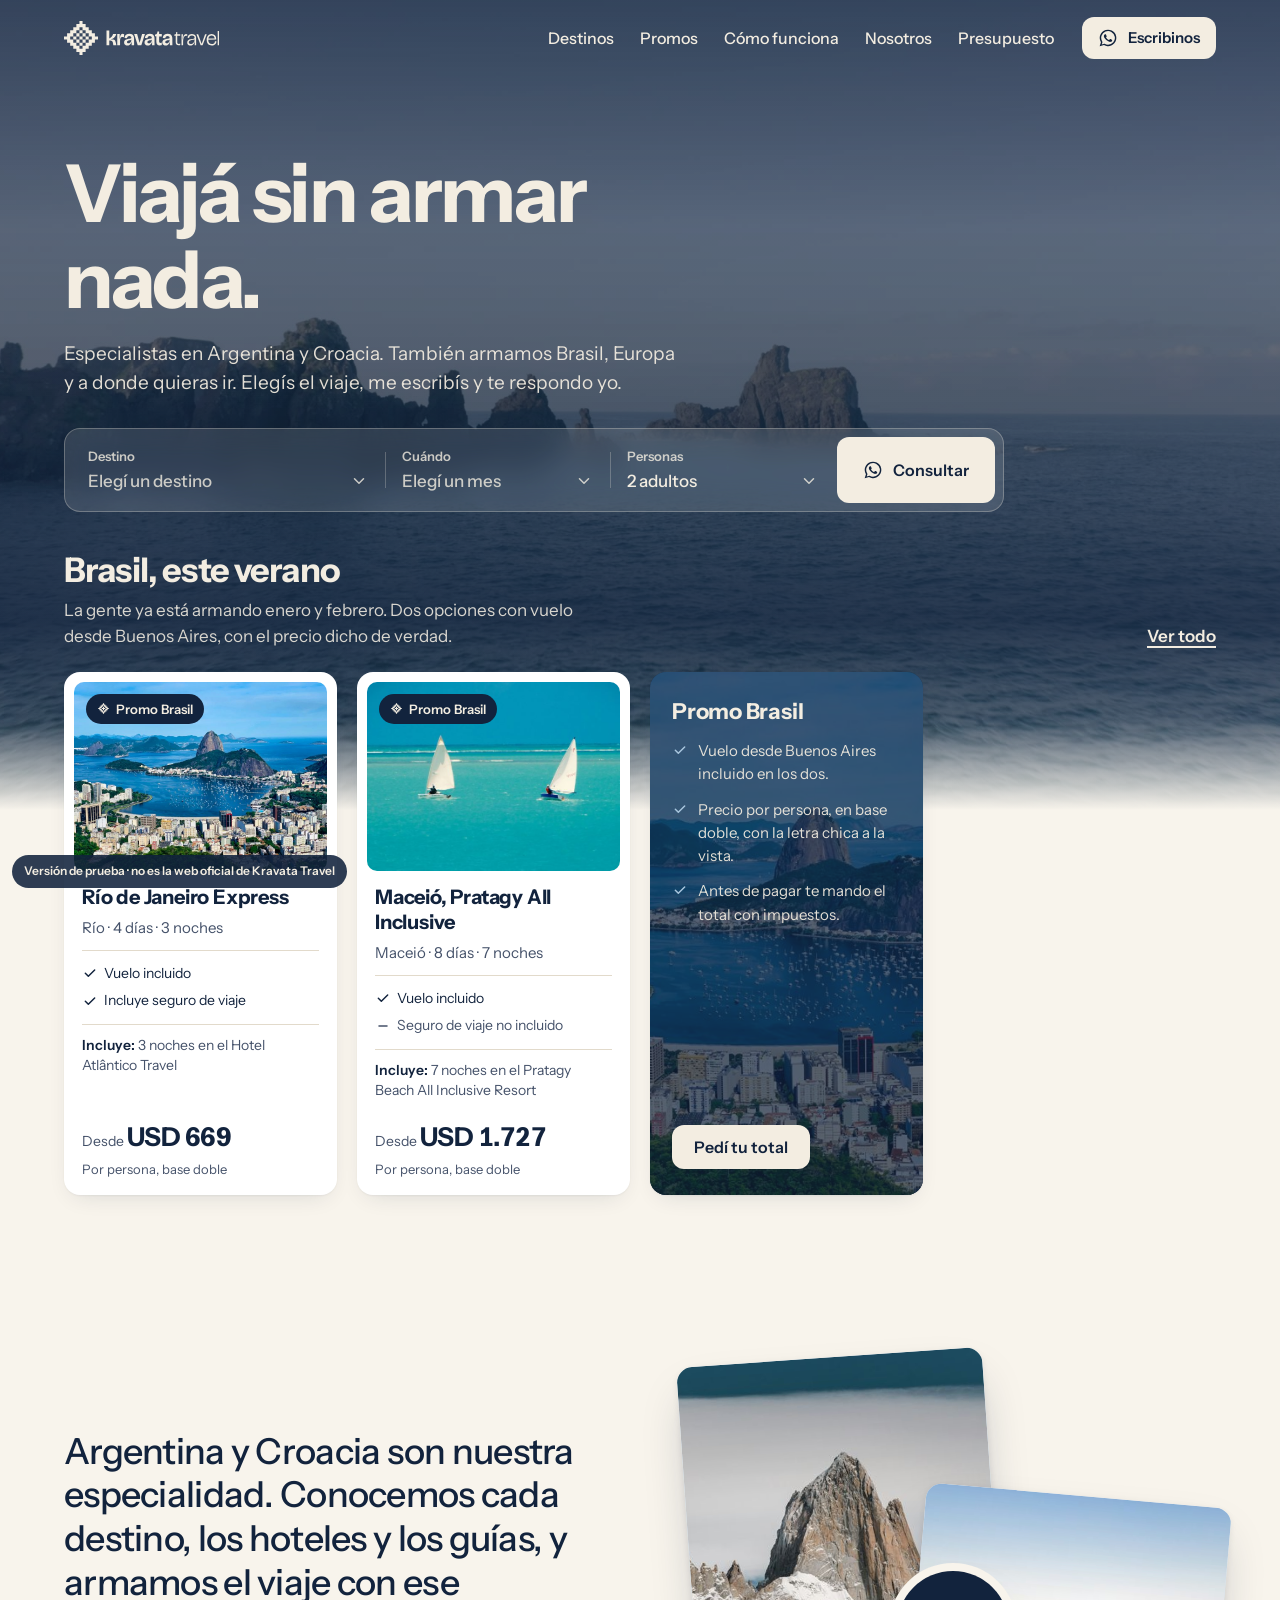
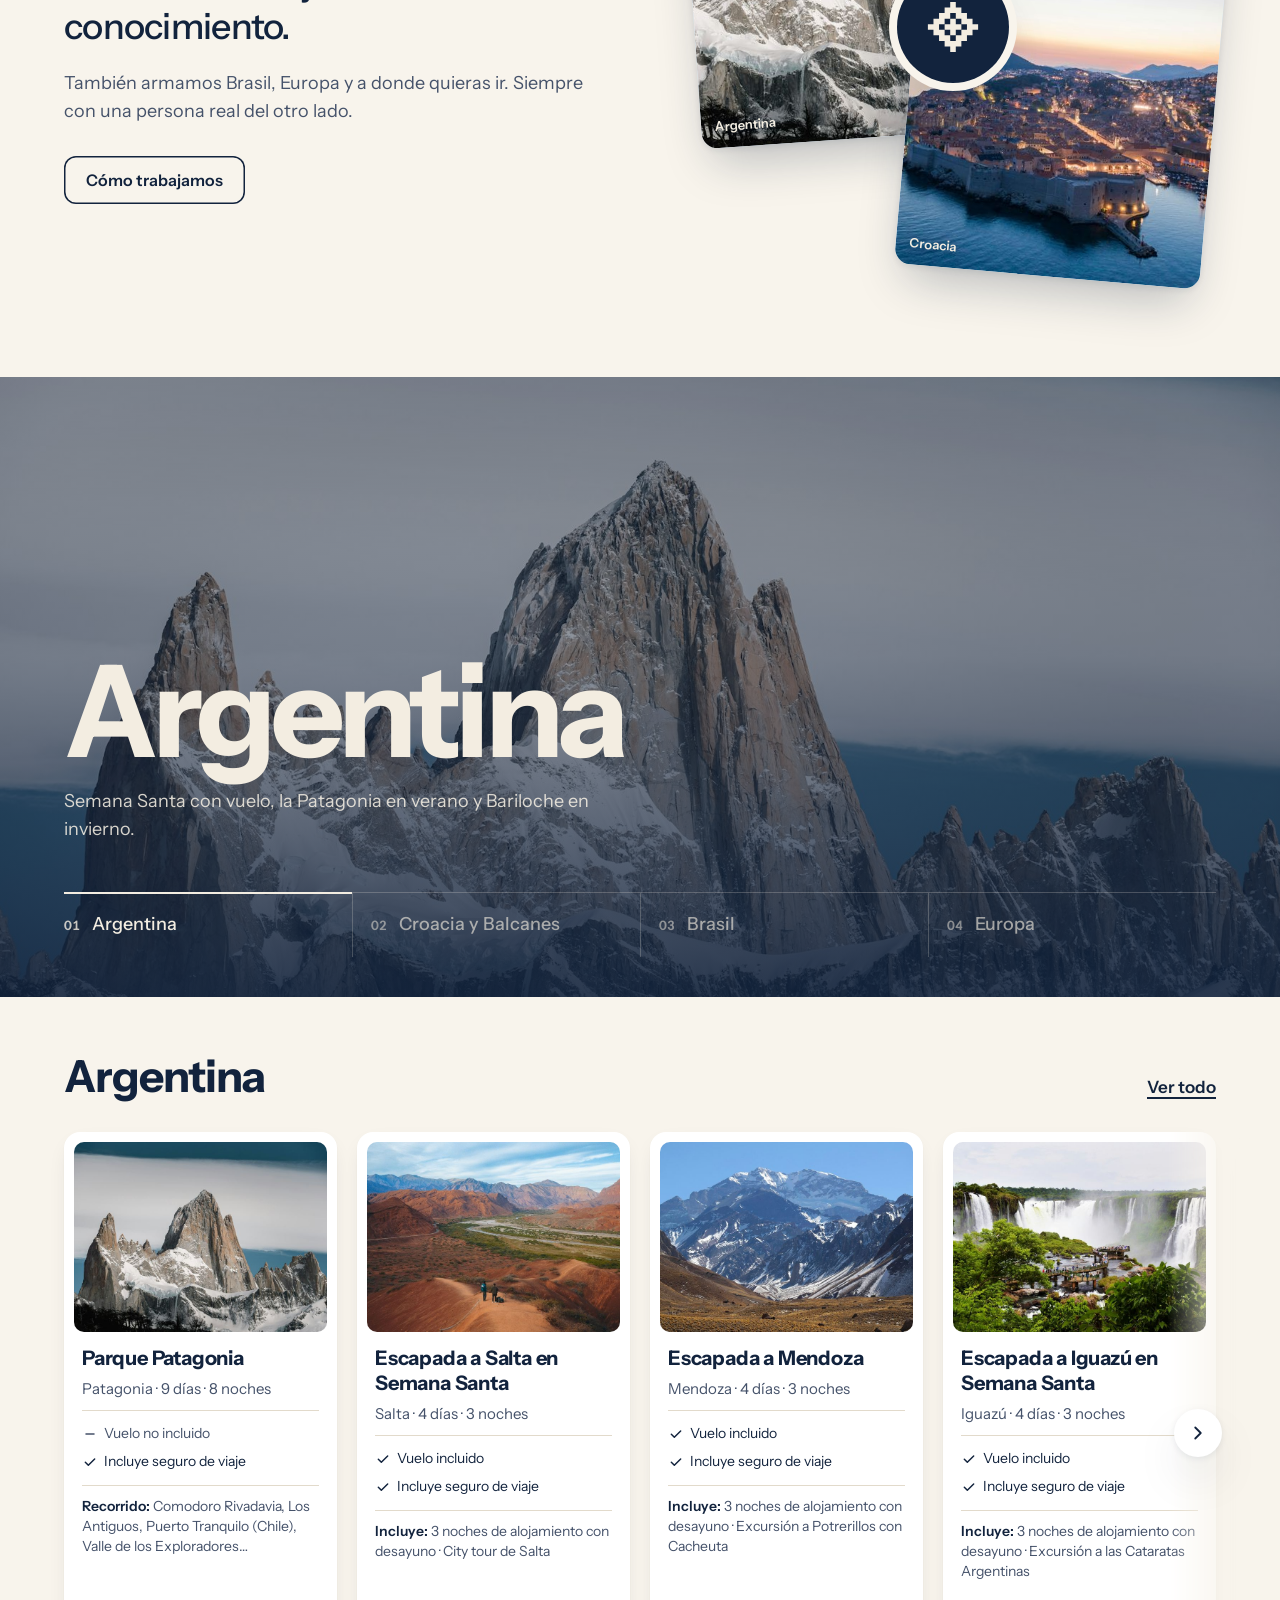
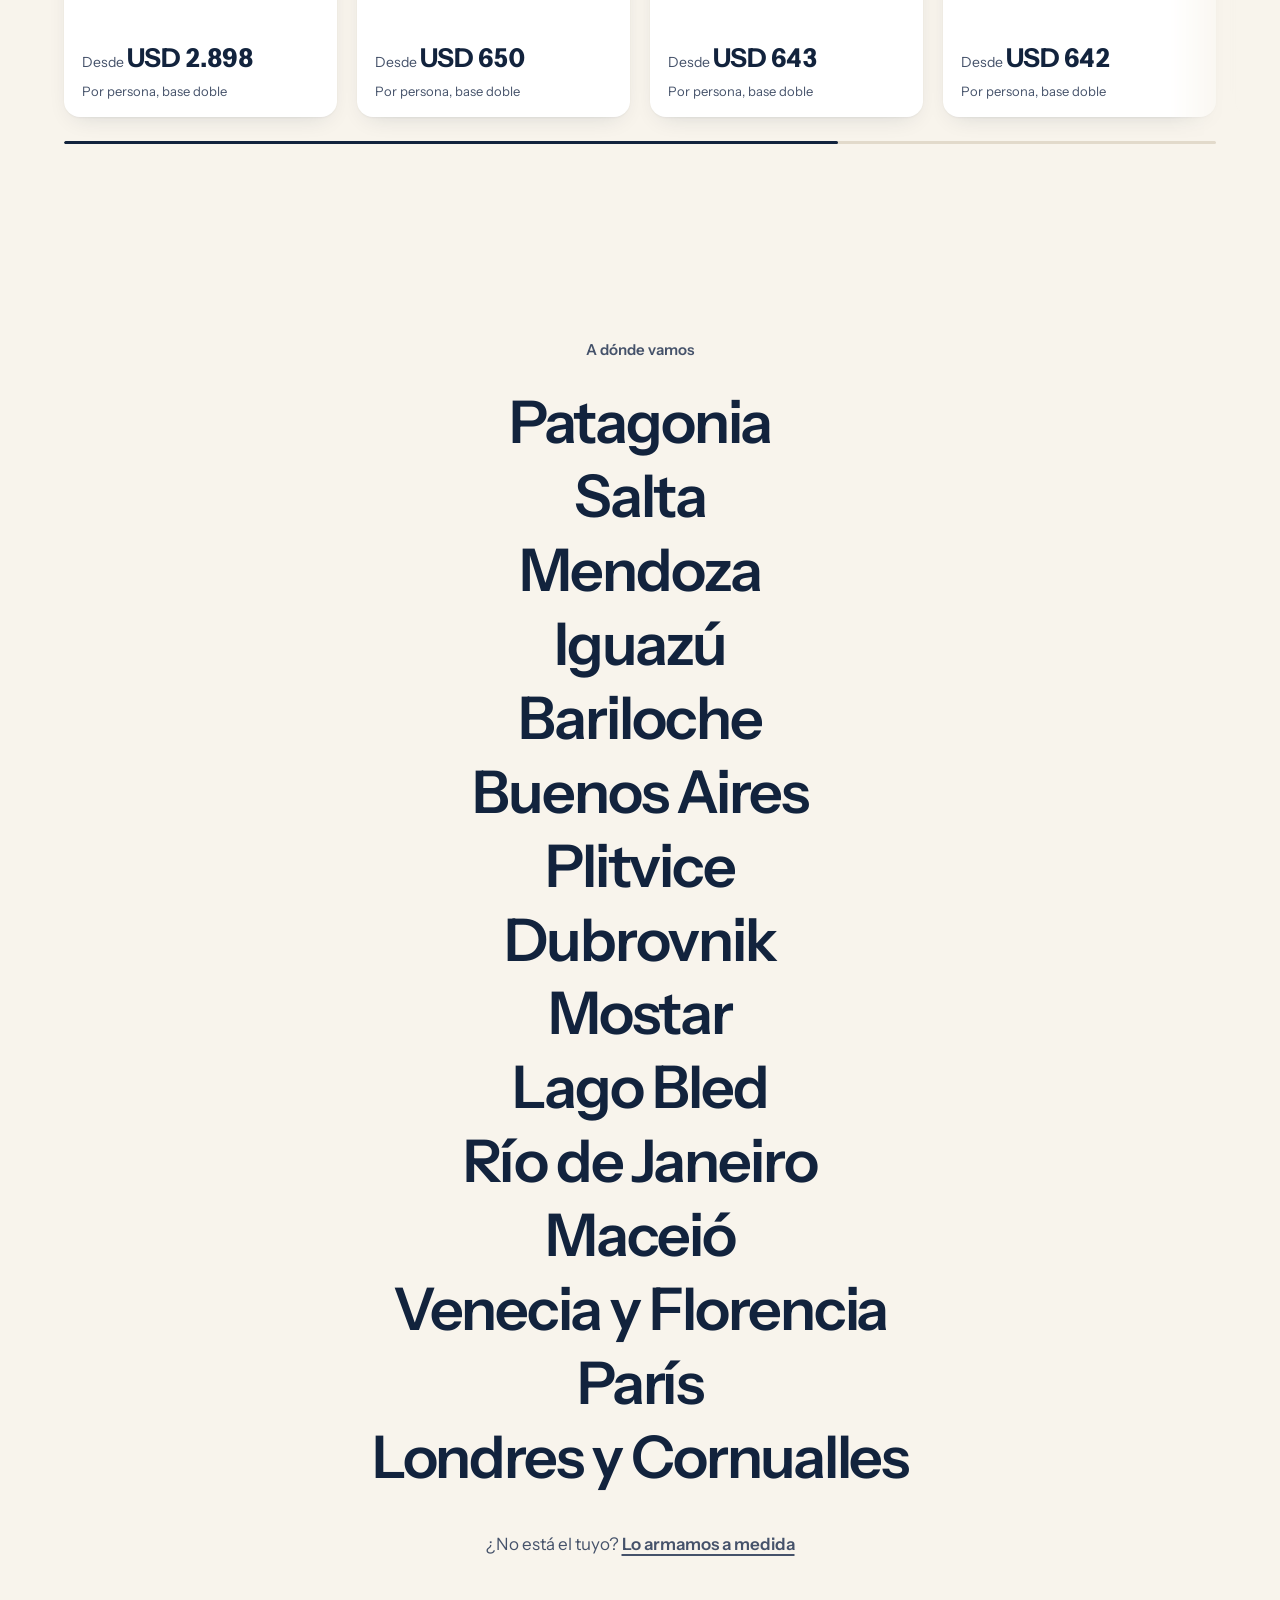
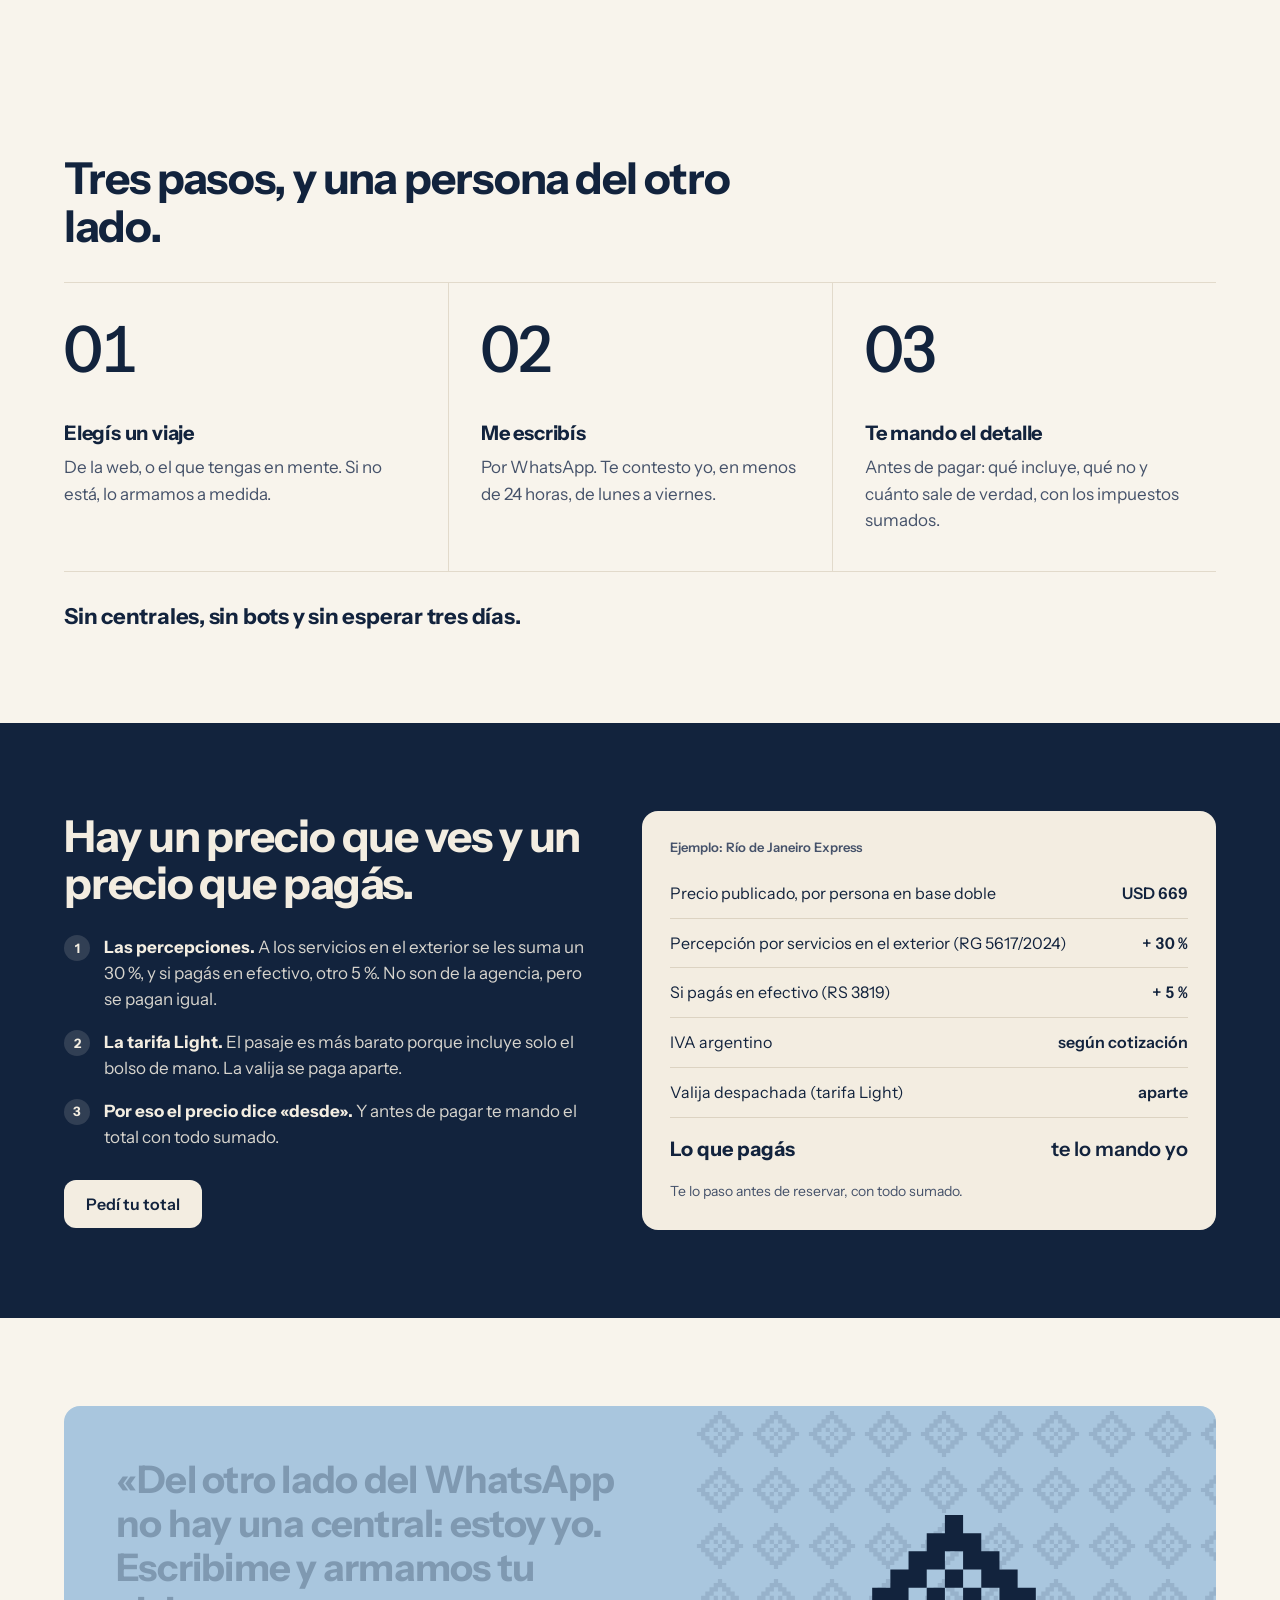
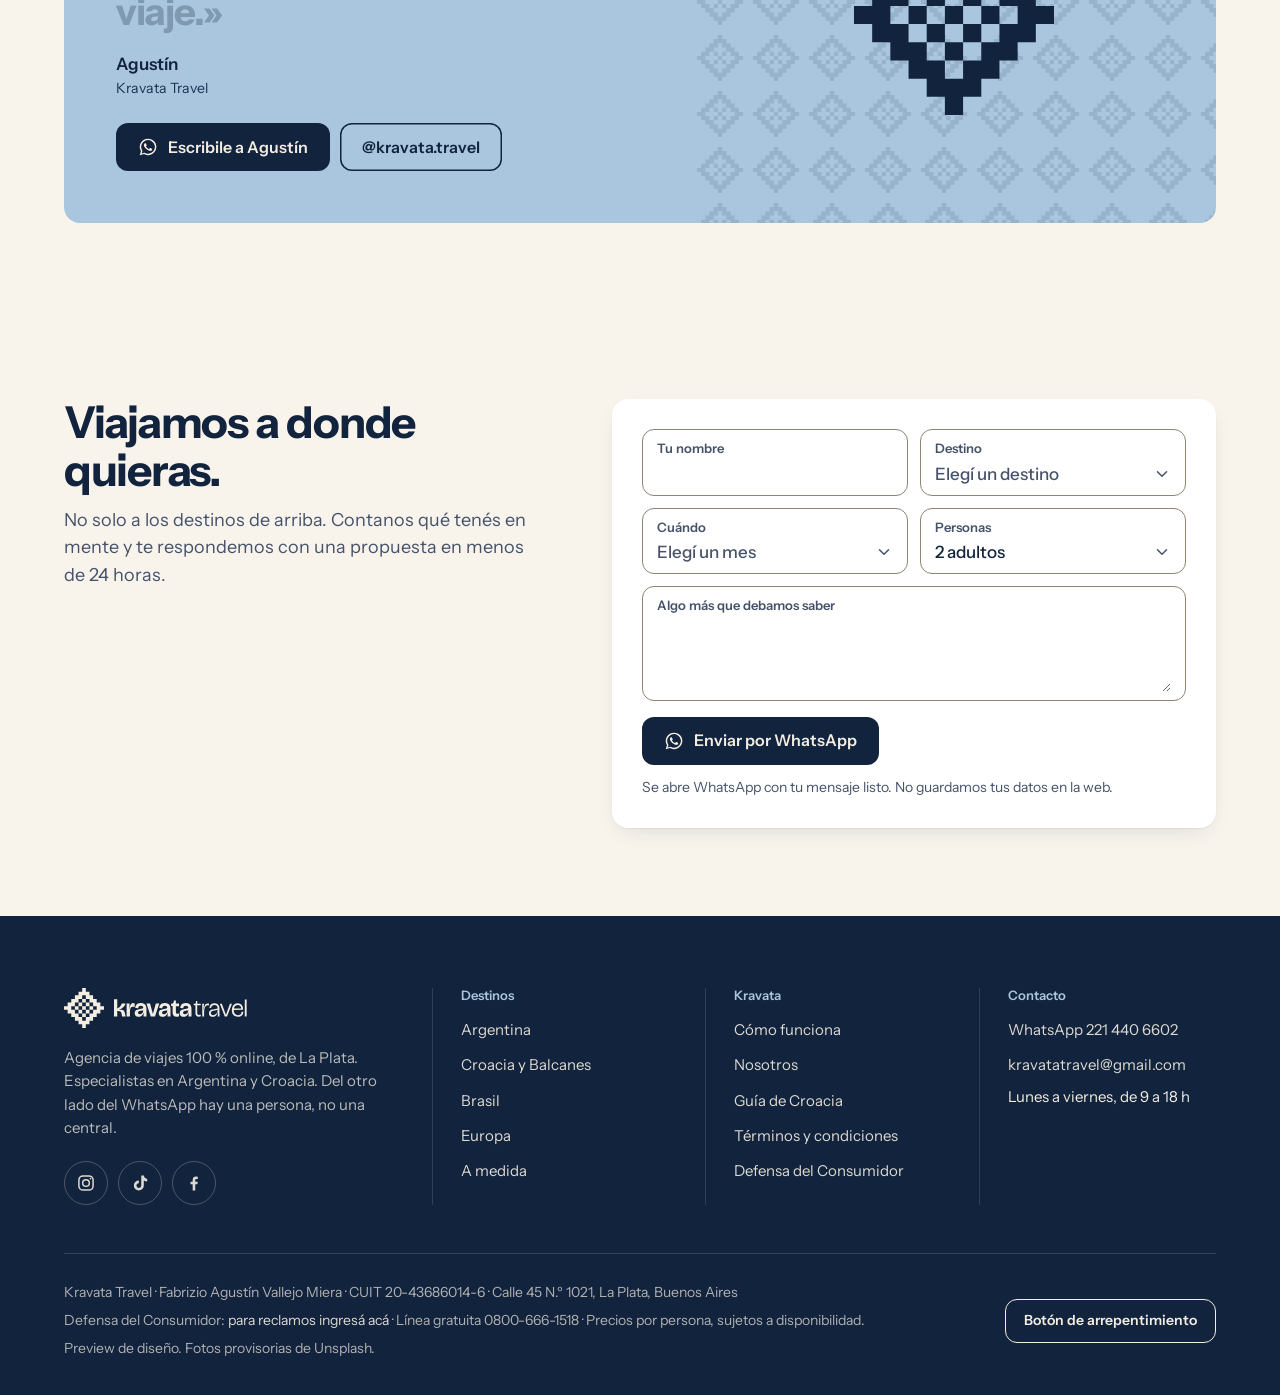
<file: index.html>
<!doctype html>
<html lang="es-AR">
<head>
<meta charset="utf-8">
<meta name="robots" content="noindex, nofollow">
<meta name="viewport" content="width=device-width, initial-scale=1, viewport-fit=cover">
<title>Kravata Travel · Viajá sin armar nada</title>
<meta name="description" content="Agencia de viajes online de La Plata, especialista en Argentina y Croacia. También Brasil y Europa. Elegís el viaje, escribís por WhatsApp y te respondo yo.">
<meta name="theme-color" content="#12233D">
<link rel="icon" href="marca/favicon.svg" type="image/svg+xml">
<link rel="preconnect" href="https://fonts.googleapis.com"><link rel="preconnect" href="https://fonts.gstatic.com" crossorigin>
<link href="https://fonts.googleapis.com/css2?family=Instrument+Sans:wght@400..700&display=swap" rel="stylesheet">
<link rel="stylesheet" href="assets/style.css">
<link rel="stylesheet" href="assets/movil.css">
</head>
<body data-pagina="inicio" data-cabecera="sobre">

<main id="contenido">

  <!-- Portada: video a sangre (Mixkit, ver img/FUENTES.md), consulta y la fila de promos montada -->
  <section class="portada" aria-labelledby="titulo-portada">
    <div class="portada__fondo" aria-hidden="true"><video id="portada-video" poster="img/portada-poster.jpg" autoplay muted loop playsinline preload="auto"></video></div>
    <div class="envase portada__contenido">
      <h1 id="titulo-portada">Viajá sin armar nada.</h1>
      <p class="bajada">Especialistas en Argentina y Croacia. También armamos Brasil, Europa y a donde quieras ir. Elegís el viaje, me escribís y te respondo yo.</p>
      <form class="buscador" id="buscador" aria-label="Consulta rápida por WhatsApp"></form>
      <div class="portada__fila" id="panel-categoria">
        <div class="seccion__cabeza"><div><h2 id="fila-titulo"></h2><p class="bajada" id="fila-bajada"></p></div><a class="link" id="fila-link" href="destinos.html">Ver todo</a></div>
        <div class="fila" id="fila-categoria"></div>
      </div>
    </div>
  </section>

  <!-- R4 · Presentación: dos culturas, dos fotos y el símbolo como sello -->
  <section class="seccion presenta" aria-labelledby="titulo-presenta">
    <div class="envase presenta__grilla">
      <div class="presenta__texto">
        <h2 id="titulo-presenta" class="presenta__frase">Argentina y Croacia son nuestra especialidad. Conocemos cada destino, los hoteles y los guías, y armamos el viaje con ese conocimiento.</h2>
        <p class="bajada">También armamos Brasil, Europa y a donde quieras ir. Siempre con una persona real del otro lado.</p>
        <a class="btn btn--borde" href="#como-funciona">Cómo trabajamos</a>
      </div>
      <div class="presenta__collage" aria-hidden="true">
        <figure class="presenta__foto presenta__foto--a"><img src="img/chicas/fitz-roy.jpg" alt="" loading="lazy"><figcaption>Argentina</figcaption></figure>
        <figure class="presenta__foto presenta__foto--b"><img src="img/chicas/dubrovnik-atardecer.jpg" alt="" loading="lazy"><figcaption>Croacia</figcaption></figure>
        <span class="presenta__sello" data-svg="simbolo-macizo"></span>
      </div>
    </div>
  </section>

  <!-- R1 · Vitrina de destinos: nombre gigante, pestañas numeradas con avance -->
  <section class="vitrina" aria-labelledby="vitrina-titulo">
    <div class="vitrina__fondo" aria-hidden="true"><img id="vitrina-img" src="img/fitz-roy.jpg" alt=""></div>
    <div class="envase vitrina__contenido">
      <h2 class="sr" id="vitrina-titulo">Destinos</h2>
      <p class="vitrina__nombre" id="vitrina-nombre" aria-live="polite">Argentina</p>
      <p class="vitrina__bajada" id="vitrina-bajada"></p>
      <div class="vitrina__tabs" id="vitrina-tabs" role="tablist" aria-label="Elegí una región"></div>
    </div>
  </section>
  <section class="seccion vitrina-fila" id="vitrina-panel" role="tabpanel" aria-labelledby="vitrina-titulo">
    <div class="envase">
      <div class="seccion__cabeza"><div><h2 id="vitrina-fila-titulo">Argentina</h2></div><a class="link" id="vitrina-link" href="destinos.html">Ver todo</a></div>
      <div class="fila" id="vitrina-fila"></div>
    </div>
  </section>

  <!-- R2 · A dónde vamos: lista grande, fotos al pasar -->
  <section class="seccion adonde" aria-labelledby="titulo-adonde">
    <div class="envase">
      <h2 id="titulo-adonde" class="adonde__titulo">A dónde vamos</h2>
      <ul class="adonde__lista" id="adonde-lista"></ul>
      <p class="adonde__pie">¿No está el tuyo? <a class="link" href="presupuesto.html">Lo armamos a medida</a></p>
    </div>
    <figure class="adonde__foto adonde__foto--izq" aria-hidden="true"><img alt=""></figure>
    <figure class="adonde__foto adonde__foto--der" aria-hidden="true"><img alt=""></figure>
  </section>

  <!-- Cómo funciona -->
  <section class="seccion" id="como-funciona" aria-labelledby="titulo-como">
    <div class="envase">
      <div class="seccion__cabeza">
        <div>
          <h2 id="titulo-como">Tres pasos, y una persona del otro lado.</h2>
        </div>
      </div>
      <ol class="pasos pasos--lineas">
        <li class="paso"><span class="paso__num">01</span><h3>Elegís un viaje</h3><p>De la web, o el que tengas en mente. Si no está, lo armamos a medida.</p></li>
        <li class="paso"><span class="paso__num">02</span><h3>Me escribís</h3><p>Por WhatsApp. Te contesto yo, en menos de 24 horas, de lunes a viernes.</p></li>
        <li class="paso"><span class="paso__num">03</span><h3>Te mando el detalle</h3><p>Antes de pagar: qué incluye, qué no y cuánto sale de verdad, con los impuestos sumados.</p></li>
      </ol>
      <p class="sin">Sin centrales, sin bots y sin esperar tres días.</p>
    </div>
  </section>

  <!-- Lo que no te dicen: la verdad del precio -->
  <section class="seccion seccion--oscura" aria-labelledby="titulo-verdad">
    <div class="envase verdad">
      <div>
        <h2 id="titulo-verdad">Hay un precio que ves y un precio que pagás.</h2>
        <ul>
          <li><span class="num">1</span><span><b>Las percepciones.</b> A los servicios en el exterior se les suma un 30 %, y si pagás en efectivo, otro 5 %. No son de la agencia, pero se pagan igual.</span></li>
          <li><span class="num">2</span><span><b>La tarifa Light.</b> El pasaje es más barato porque incluye solo el bolso de mano. La valija se paga aparte.</span></li>
          <li><span class="num">3</span><span><b>Por eso el precio dice «desde».</b> Y antes de pagar te mando el total con todo sumado.</span></li>
        </ul>
        <a class="btn btn--claro" href="presupuesto.html">Pedí tu total</a>
      </div>
      <div class="ticket" role="group" aria-label="Ejemplo con Río de Janeiro Express">
        <h3>Ejemplo: Río de Janeiro Express</h3>
        <div class="ticket__fila"><span>Precio publicado, por persona en base doble</span><span>USD 669</span></div>
        <div class="ticket__fila"><span>Percepción por servicios en el exterior (RG 5617/2024)</span><span>+ 30 %</span></div>
        <div class="ticket__fila"><span>Si pagás en efectivo (RS 3819)</span><span>+ 5 %</span></div>
        <div class="ticket__fila"><span>IVA argentino</span><span>según cotización</span></div>
        <div class="ticket__fila"><span>Valija despachada (tarifa Light)</span><span>aparte</span></div>
        <div class="ticket__fila ticket__fila--total"><span>Lo que pagás</span><span>te lo mando yo</span></div>
        <p class="ticket__nota">Te lo paso antes de reservar, con todo sumado.</p>
      </div>
    </div>
  </section>

  <!-- Te respondo yo -->
  <section class="seccion" aria-label="Te respondo yo">
    <div class="envase">
      <div class="respondo">
        <div class="respondo__texto">
          <blockquote data-ilumina>«Del otro lado del WhatsApp no hay una central: estoy yo. Escribime y armamos tu viaje.»</blockquote>
          <p class="respondo__firma">Agustín<small>Kravata Travel</small></p>
          <div class="respondo__btns">
            <a class="btn" href="https://wa.me/5492214406602?text=Hola%20Agust%C3%ADn%2C%20quiero%20consultar%20por%20un%20viaje." target="_blank" rel="noopener" data-icono="wa">Escribile a Agustín</a>
            <a class="btn btn--borde" href="https://www.instagram.com/kravata.travel" target="_blank" rel="noopener">@kravata.travel</a>
          </div>
        </div>
        <div class="respondo__guarda" aria-hidden="true" data-svg="simbolo"></div>
      </div>
    </div>
  </section>

  <!-- Pedí tu presupuesto -->
  <section class="seccion" id="presupuesto" aria-labelledby="titulo-pres">
    <div class="envase presupuesto">
      <div>
        <h2 id="titulo-pres">Viajamos a donde quieras.</h2>
        <p class="bajada">No solo a los destinos de arriba. Contanos qué tenés en mente y te respondemos con una propuesta en menos de 24 horas.</p>
      </div>
      <div class="presupuesto__caja">
        <form class="form-pres" id="form-presupuesto" aria-labelledby="titulo-pres"></form>
      </div>
    </div>
  </section>

</main>

<script src="assets/marca.js"></script>
<script src="assets/data.js"></script>
<script src="assets/config.js"></script>
<script src="assets/site.js"></script>
<script src="assets/movil.js"></script>
<p class="aviso-prueba" role="note">Versión de prueba · no es la web oficial de Kravata Travel</p>
</body>
</html>
</file>
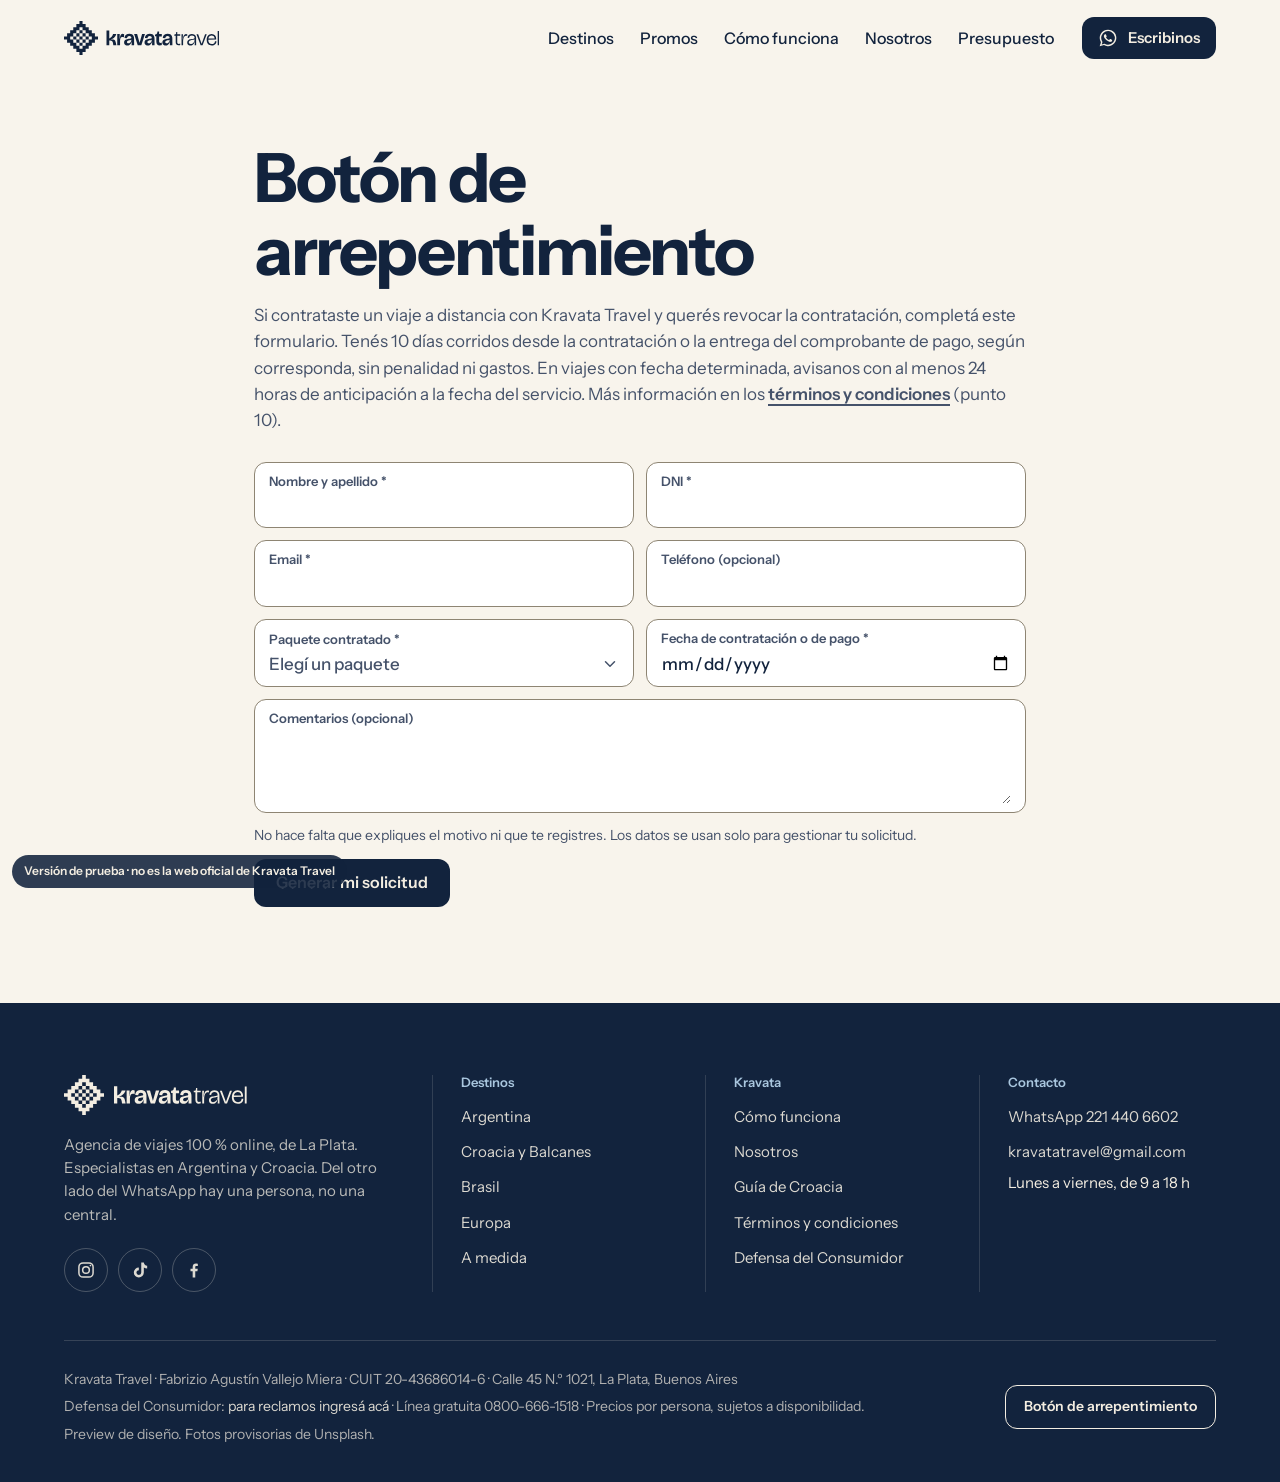
<file: arrepentimiento.html>
<!doctype html>
<html lang="es-AR">
<head>
<meta charset="utf-8">
<meta name="robots" content="noindex, nofollow">
<meta name="viewport" content="width=device-width, initial-scale=1, viewport-fit=cover">
<title>Botón de arrepentimiento · Kravata Travel</title>
<meta name="description" content="Revocá la contratación de un viaje con Kravata Travel, sin penalidad, dentro de los 10 días corridos.">
<meta name="theme-color" content="#12233D">
<link rel="icon" href="marca/favicon.svg" type="image/svg+xml">
<link rel="preconnect" href="https://fonts.googleapis.com"><link rel="preconnect" href="https://fonts.gstatic.com" crossorigin>
<link href="https://fonts.googleapis.com/css2?family=Instrument+Sans:wght@400..700&display=swap" rel="stylesheet">
<link rel="stylesheet" href="assets/style.css">
<link rel="stylesheet" href="assets/movil.css">
</head>
<body data-pagina="arrepentimiento">
<main id="contenido">
  <div class="envase cabeza-pagina legal">
    <h1>Botón de arrepentimiento</h1>
    <p class="sub">Si contrataste un viaje a distancia con Kravata Travel y querés revocar la contratación, completá este formulario. Tenés 10 días corridos desde la contratación o la entrega del comprobante de pago, según corresponda, sin penalidad ni gastos. En viajes con fecha determinada, avisanos con al menos 24 horas de anticipación a la fecha del servicio. Más información en los <a class="link" href="terminos.html">términos y condiciones</a> (punto 10).</p>
    <form class="form-arre" id="form-arrepentimiento" novalidate>
      <label class="fld"><span class="fld__etiqueta">Nombre y apellido *</span><input name="nombre" autocomplete="name"></label>
      <label class="fld"><span class="fld__etiqueta">DNI *</span><input name="dni" inputmode="numeric"></label>
      <label class="fld"><span class="fld__etiqueta">Email *</span><input name="email" type="email" autocomplete="email"></label>
      <label class="fld"><span class="fld__etiqueta">Teléfono (opcional)</span><input name="tel" inputmode="tel" autocomplete="tel"></label>
      <div data-campo="paquete"></div>
      <label class="fld"><span class="fld__etiqueta">Fecha de contratación o de pago *</span><input name="fecha" type="date"></label>
      <label class="fld fld--ancho"><span class="fld__etiqueta">Comentarios (opcional)</span><textarea name="mas" rows="3"></textarea></label>
      <p class="form-pres__nota">No hace falta que expliques el motivo ni que te registres. Los datos se usan solo para gestionar tu solicitud.</p>
      <button class="btn" type="submit">Generar mi solicitud</button>
      <p class="form-estado" id="a-err" role="alert"></p>
    </form>
    <div class="arre-ok" id="a-ok" hidden>
      <b>Tu código de solicitud</b>
      <div class="arre-ok__codigo" id="a-c"></div>
      <p><b>Último paso:</b> enviá la solicitud por email a <b>kravatatravel@gmail.com</b>. Tu pedido queda registrado cuando recibimos ese mail. Te confirmamos el código por el mismo medio dentro de las 24 horas.</p>
      <div class="arre-ok__btns"><a class="btn" id="a-mail" href="#">Enviar por email</a><button class="btn btn--borde" id="a-cp" type="button">Copiar mensaje</button></div>
      <p class="form-pres__nota">Si el botón de email no abre tu correo, copiá el mensaje y enviáselo a kravatatravel@gmail.com.</p>
      <pre id="a-pre"></pre>
    </div>
  </div>
</main>

<script src="assets/marca.js"></script>
<script src="assets/data.js"></script>
<script src="assets/config.js"></script>
<script src="assets/site.js"></script>
<script src="assets/movil.js"></script>
<p class="aviso-prueba" role="note">Versión de prueba · no es la web oficial de Kravata Travel</p>
</body>
</html>
</file>
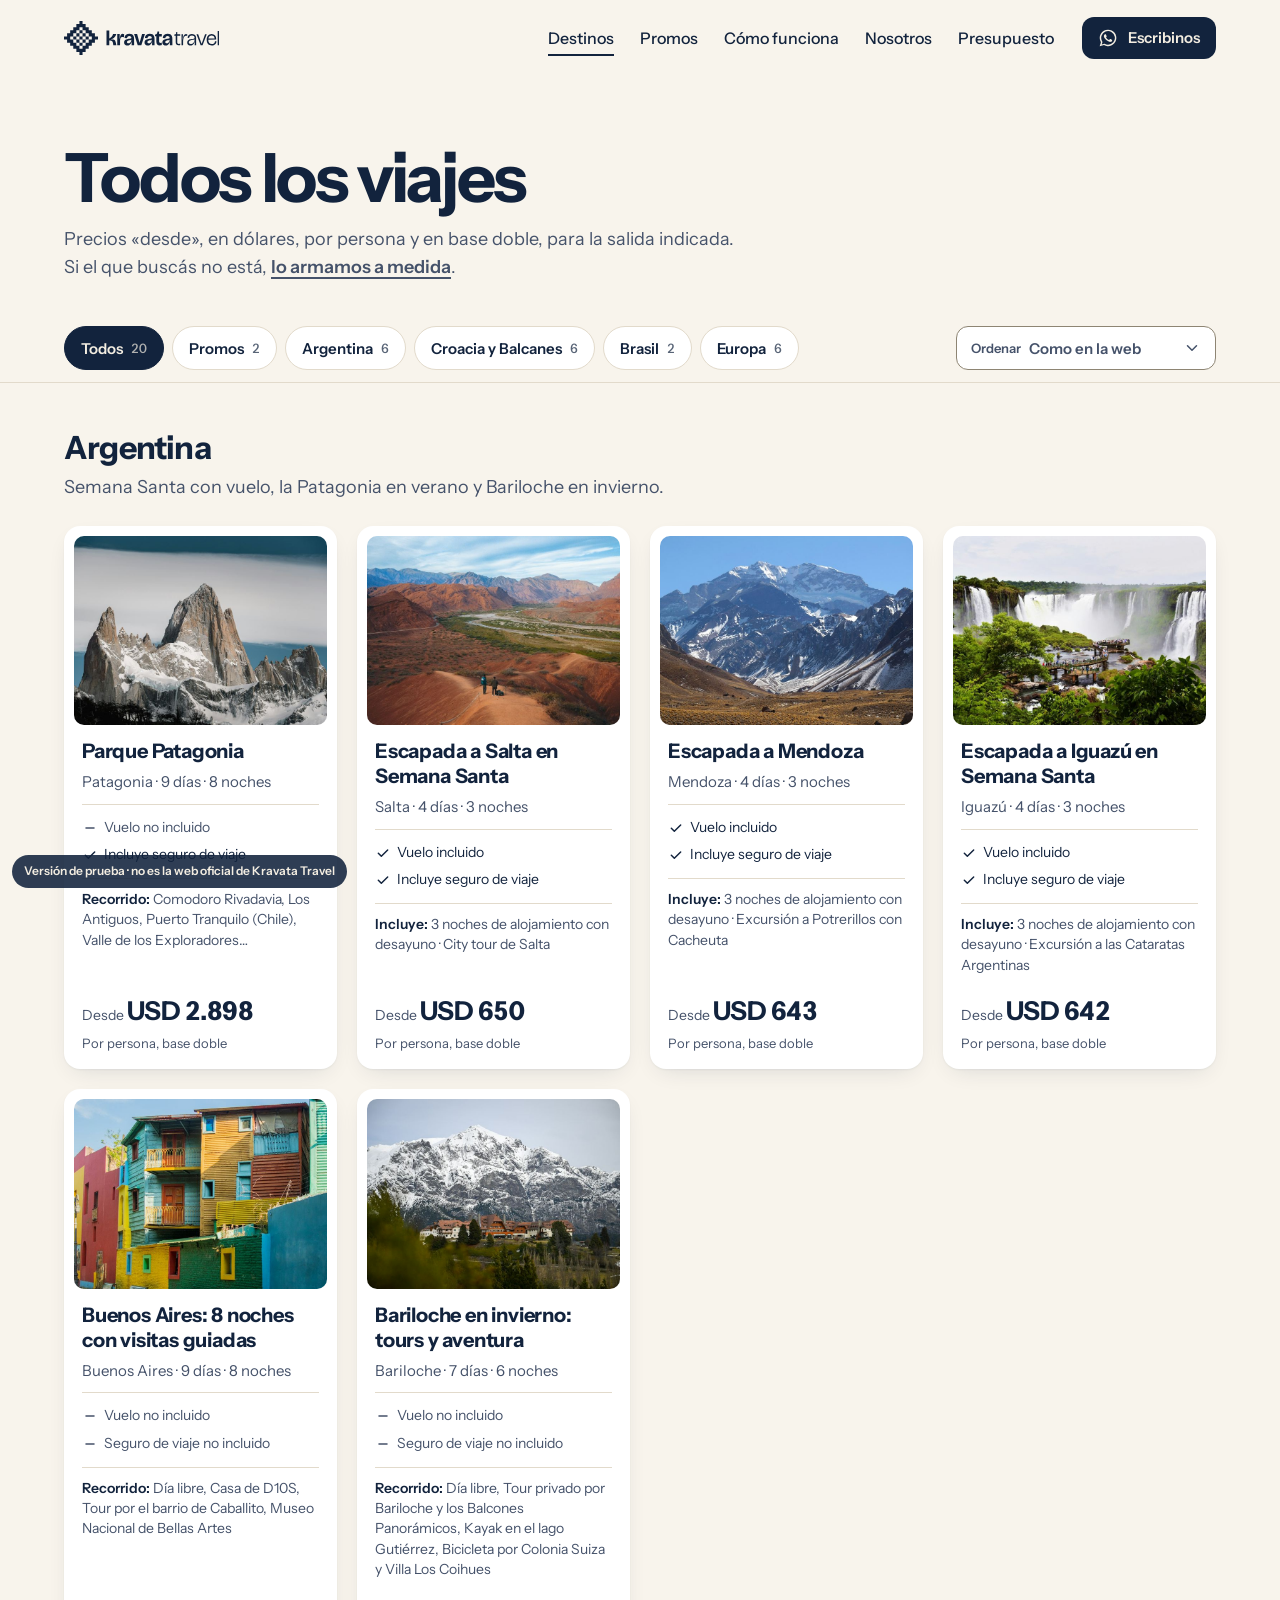
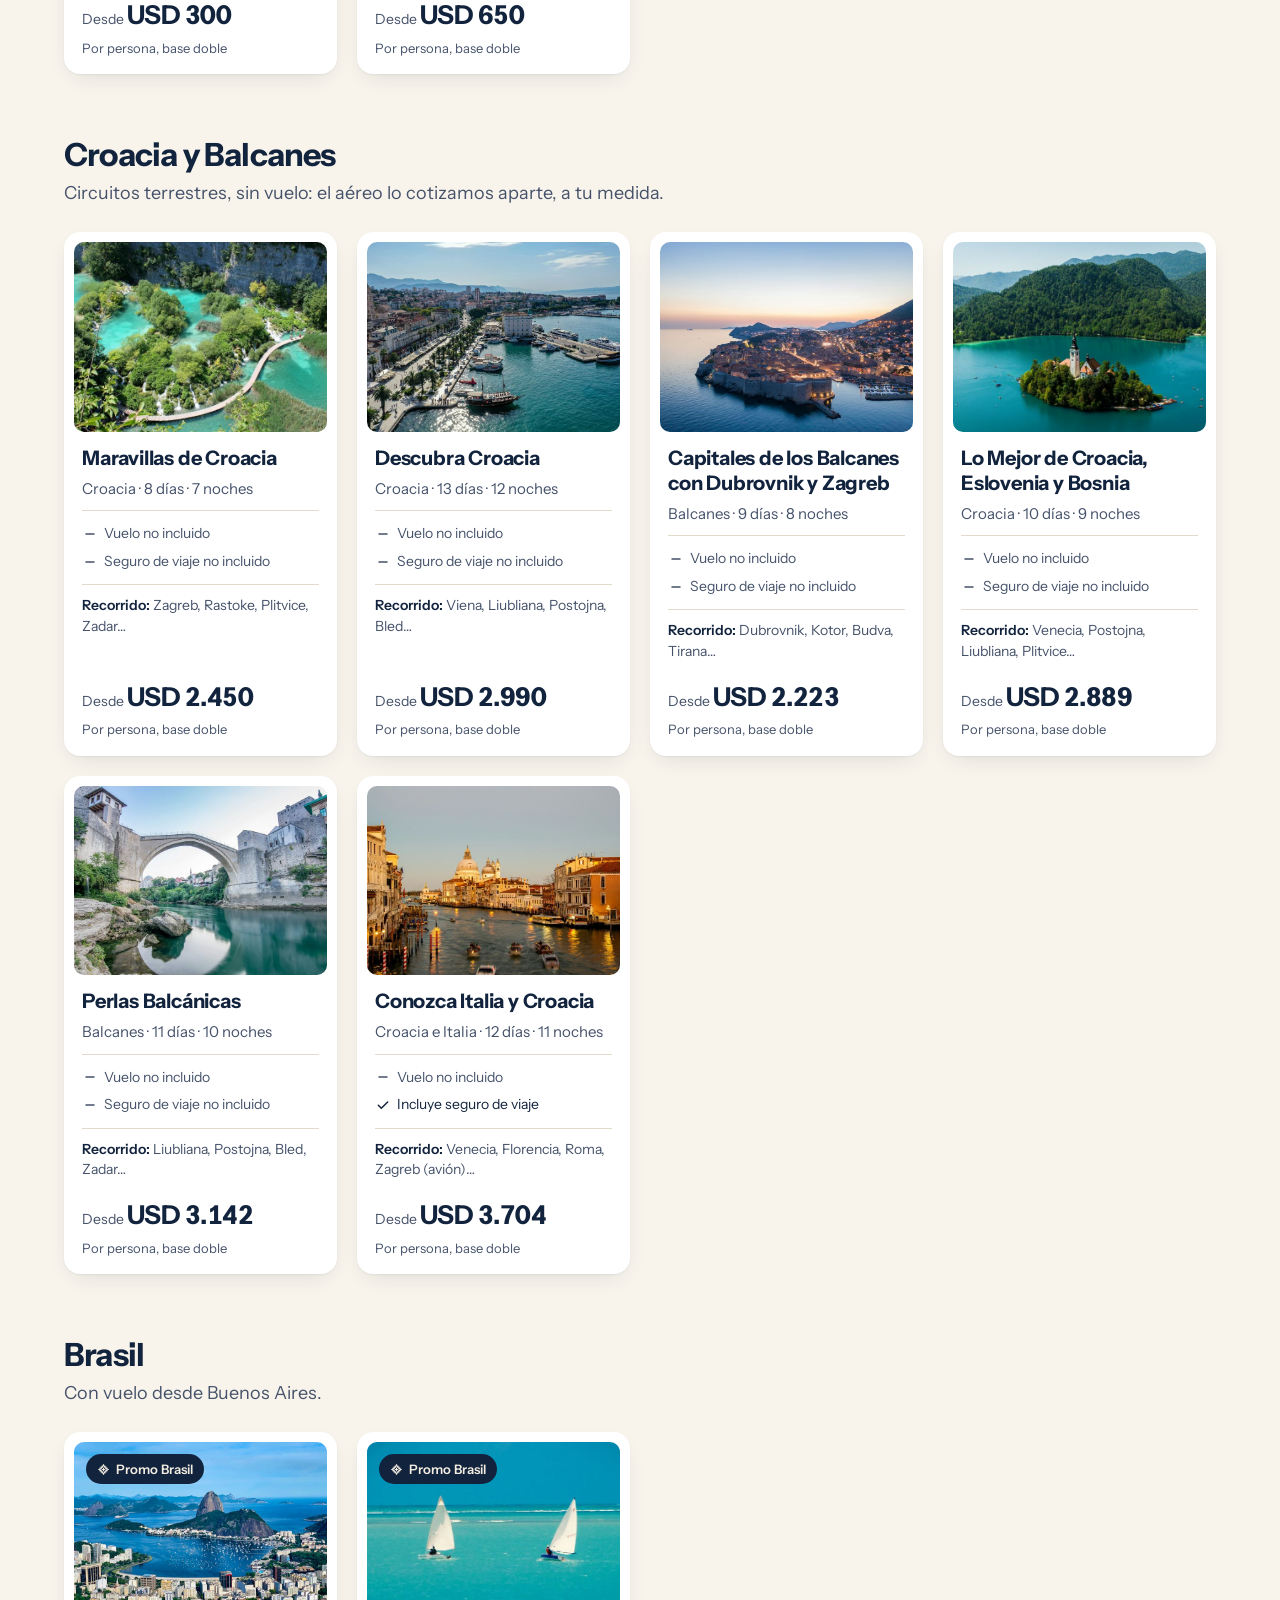
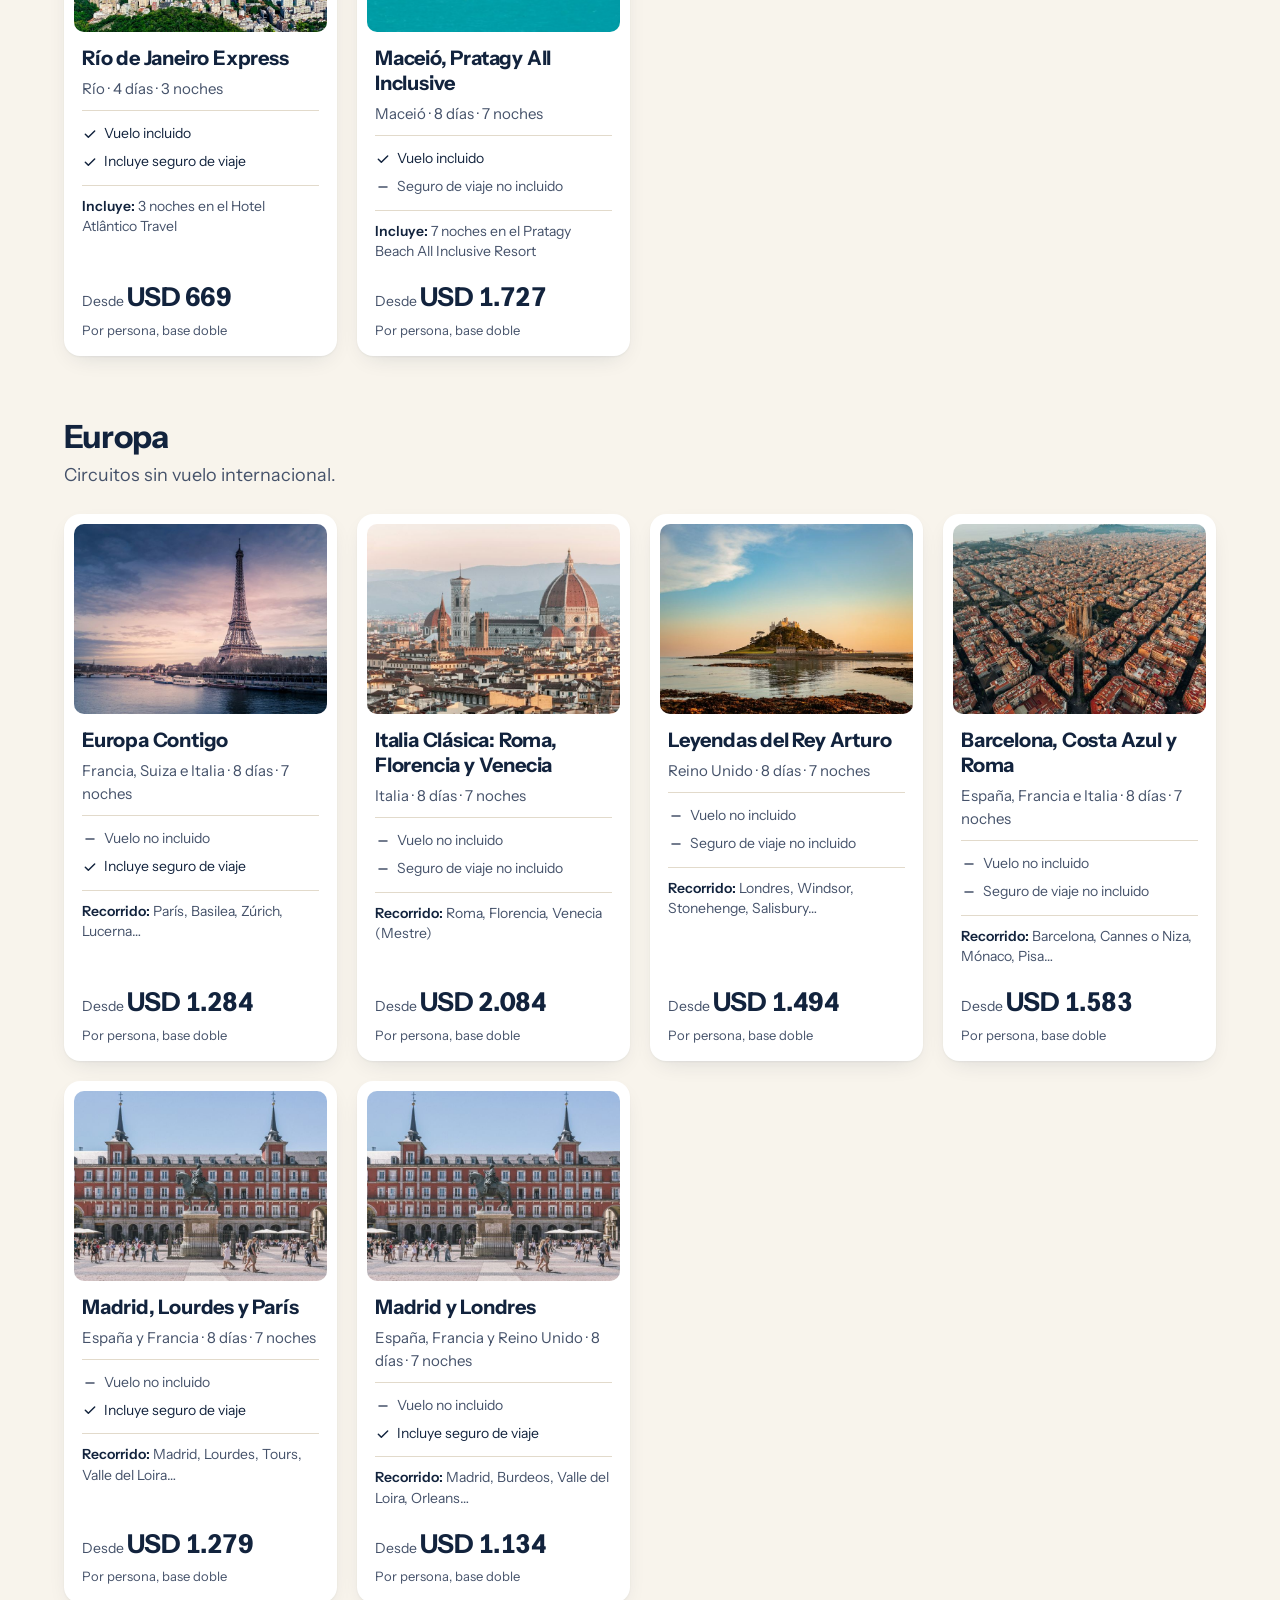
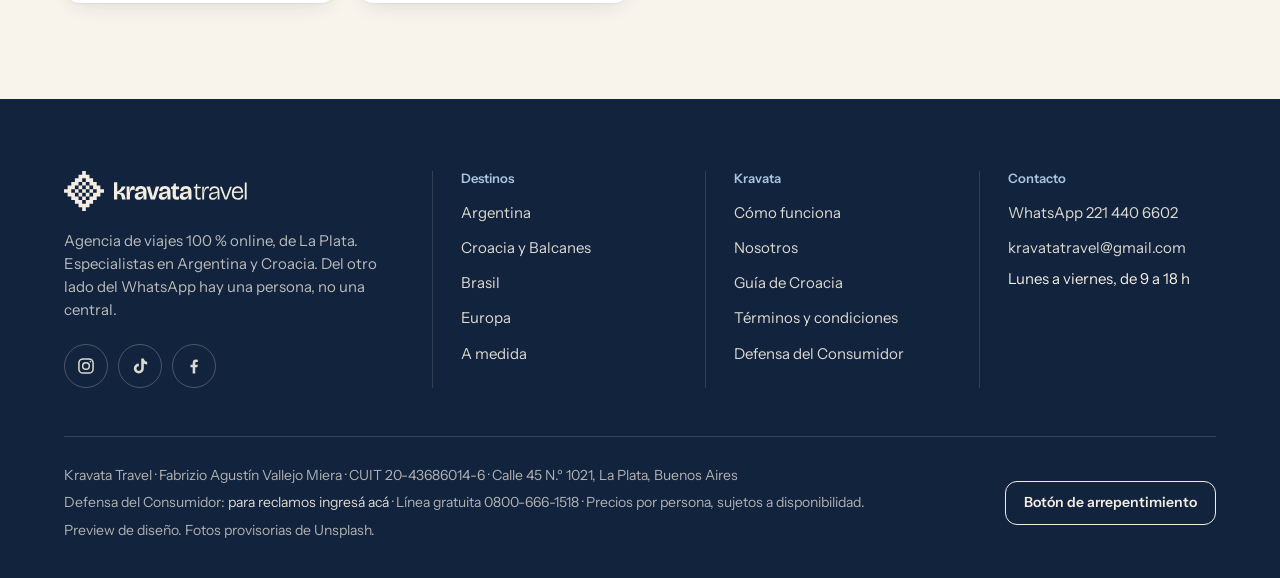
<file: destinos.html>
<!doctype html>
<html lang="es-AR">
<head>
<meta charset="utf-8">
<meta name="robots" content="noindex, nofollow">
<meta name="viewport" content="width=device-width, initial-scale=1, viewport-fit=cover">
<title>Destinos · Kravata Travel</title>
<meta name="description" content="Todos los viajes de Kravata Travel: Argentina, Croacia y Balcanes, Brasil y Europa, con precios desde en dólares.">
<meta name="theme-color" content="#12233D">
<link rel="icon" href="marca/favicon.svg" type="image/svg+xml">
<link rel="preconnect" href="https://fonts.googleapis.com"><link rel="preconnect" href="https://fonts.gstatic.com" crossorigin>
<link href="https://fonts.googleapis.com/css2?family=Instrument+Sans:wght@400..700&display=swap" rel="stylesheet">
<link rel="stylesheet" href="assets/style.css">
<link rel="stylesheet" href="assets/movil.css">
</head>
<body data-pagina="destinos">

<main id="contenido">
  <div class="envase cabeza-pagina">
    <h1>Todos los viajes</h1>
    <p class="bajada">Precios «desde», en dólares, por persona y en base doble, para la salida indicada. Si el que buscás no está, <a class="link" href="presupuesto.html">lo armamos a medida</a>.</p>
  </div>
  <div class="filtros">
    <div class="envase filtros__fila">
      <div class="regiones-chips" id="filtro-regiones" role="group" aria-label="Filtrar por región"></div>
      <div id="orden" class="sel--compacto"></div>
    </div>
  </div>
  <div class="envase" style="padding-top:48px;padding-bottom:96px" id="listado" aria-live="polite"></div>
</main>
<script src="assets/marca.js"></script>
<script src="assets/data.js"></script>
<script src="assets/config.js"></script>
<script src="assets/site.js"></script>
<script src="assets/movil.js"></script>
<p class="aviso-prueba" role="note">Versión de prueba · no es la web oficial de Kravata Travel</p>
</body>
</html>
</file>
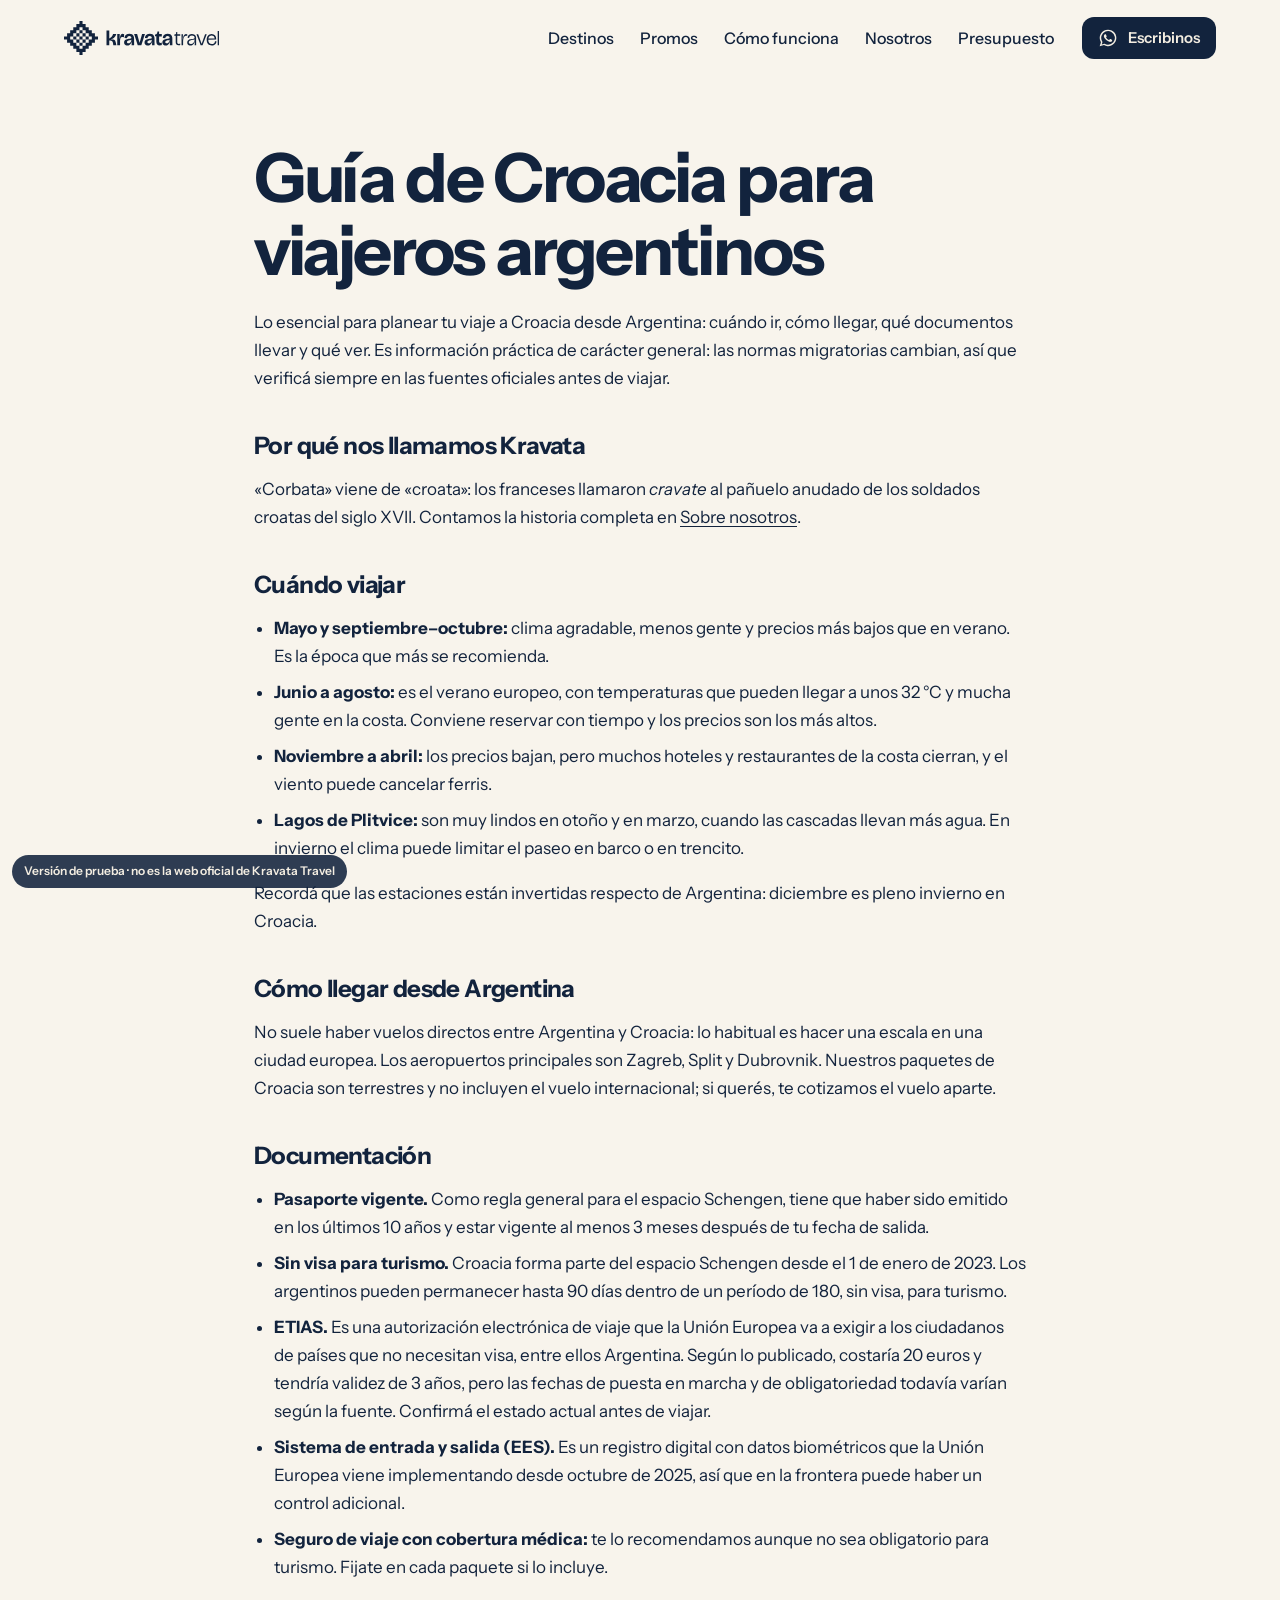
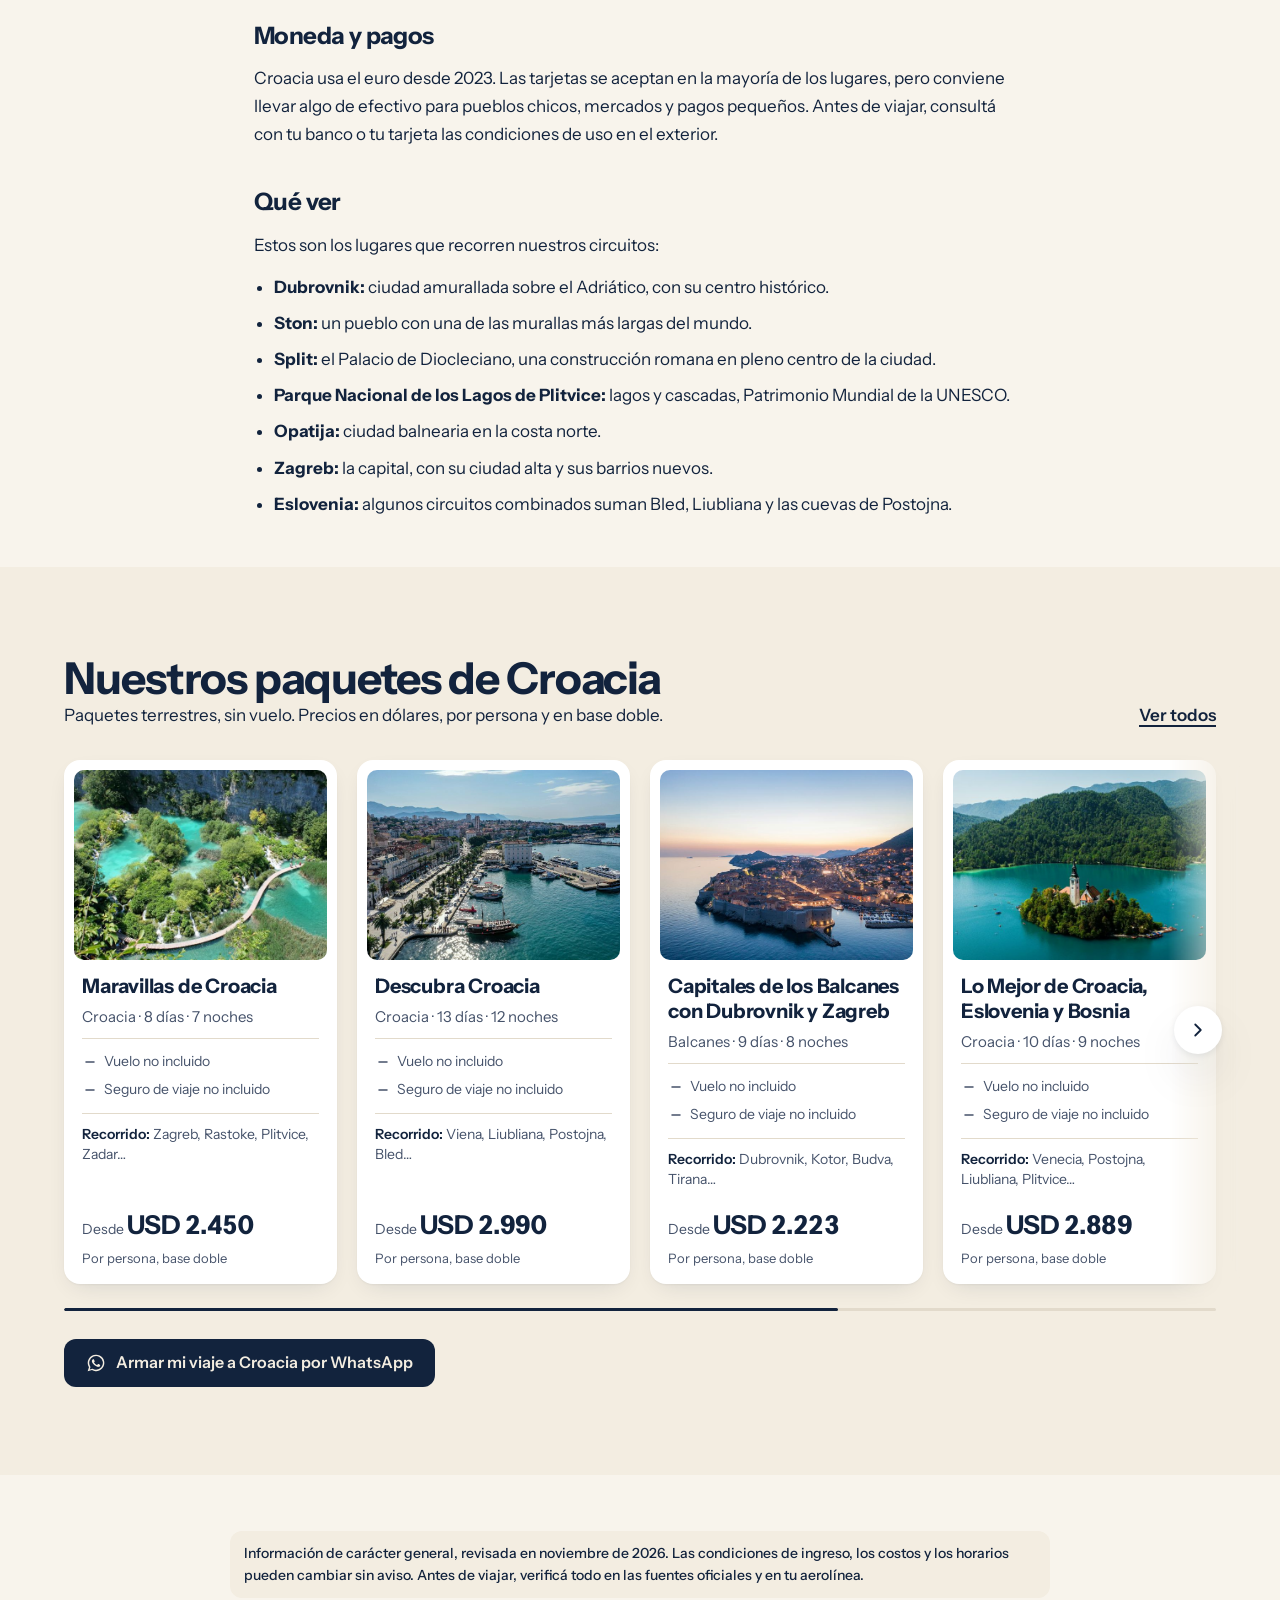
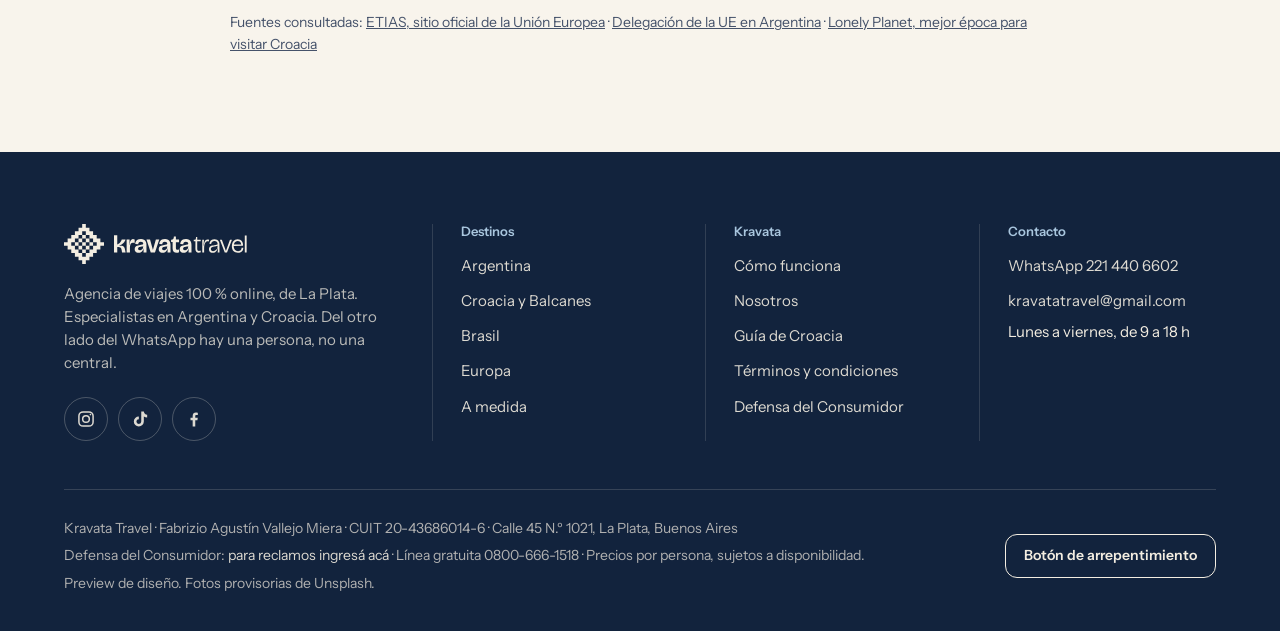
<file: guia-croacia.html>
<!doctype html>
<html lang="es-AR">
<head>
<meta charset="utf-8">
<meta name="robots" content="noindex, nofollow">
<meta name="viewport" content="width=device-width, initial-scale=1, viewport-fit=cover">
<title>Guía de Croacia · Kravata Travel</title>
<meta name="description" content="Guía práctica para viajar a Croacia desde Argentina: cuándo ir, cómo llegar, documentación, moneda y qué ver.">
<meta name="theme-color" content="#12233D">
<link rel="icon" href="marca/favicon.svg" type="image/svg+xml">
<link rel="preconnect" href="https://fonts.googleapis.com"><link rel="preconnect" href="https://fonts.gstatic.com" crossorigin>
<link href="https://fonts.googleapis.com/css2?family=Instrument+Sans:wght@400..700&display=swap" rel="stylesheet">
<link rel="stylesheet" href="assets/style.css">
<link rel="stylesheet" href="assets/movil.css">
</head>
<body data-pagina="guia">
<main id="contenido">
  <div class="envase cabeza-pagina texto-largo">
    <h1>Guía de Croacia para viajeros argentinos</h1>
    <div class="texto-largo__cuerpo">
    <p>Lo esencial para planear tu viaje a Croacia desde Argentina: cuándo ir, cómo llegar, qué documentos llevar y qué ver. Es información práctica de carácter general: las normas migratorias cambian, así que verificá siempre en las fuentes oficiales antes de viajar.</p>

<h2>Por qué nos llamamos Kravata</h2>
<p>«Corbata» viene de «croata»: los franceses llamaron <i>cravate</i> al pañuelo anudado de los soldados croatas del siglo XVII. Contamos la historia completa en <a href="nosotros.html">Sobre nosotros</a>.</p>

<h2>Cuándo viajar</h2>
<ul>
<li><b>Mayo y septiembre–octubre:</b> clima agradable, menos gente y precios más bajos que en verano. Es la época que más se recomienda.</li>
<li><b>Junio a agosto:</b> es el verano europeo, con temperaturas que pueden llegar a unos 32 °C y mucha gente en la costa. Conviene reservar con tiempo y los precios son los más altos.</li>
<li><b>Noviembre a abril:</b> los precios bajan, pero muchos hoteles y restaurantes de la costa cierran, y el viento puede cancelar ferris.</li>
<li><b>Lagos de Plitvice:</b> son muy lindos en otoño y en marzo, cuando las cascadas llevan más agua. En invierno el clima puede limitar el paseo en barco o en trencito.</li>
</ul>
<p>Recordá que las estaciones están invertidas respecto de Argentina: diciembre es pleno invierno en Croacia.</p>

<h2>Cómo llegar desde Argentina</h2>
<p>No suele haber vuelos directos entre Argentina y Croacia: lo habitual es hacer una escala en una ciudad europea. Los aeropuertos principales son Zagreb, Split y Dubrovnik. Nuestros paquetes de Croacia son terrestres y no incluyen el vuelo internacional; si querés, te cotizamos el vuelo aparte.</p>

<h2>Documentación</h2>
<ul>
<li><b>Pasaporte vigente.</b> Como regla general para el espacio Schengen, tiene que haber sido emitido en los últimos 10 años y estar vigente al menos 3 meses después de tu fecha de salida.</li>
<li><b>Sin visa para turismo.</b> Croacia forma parte del espacio Schengen desde el 1 de enero de 2023. Los argentinos pueden permanecer hasta 90 días dentro de un período de 180, sin visa, para turismo.</li>
<li><b>ETIAS.</b> Es una autorización electrónica de viaje que la Unión Europea va a exigir a los ciudadanos de países que no necesitan visa, entre ellos Argentina. Según lo publicado, costaría 20 euros y tendría validez de 3 años, pero las fechas de puesta en marcha y de obligatoriedad todavía varían según la fuente. Confirmá el estado actual antes de viajar.</li>
<li><b>Sistema de entrada y salida (EES).</b> Es un registro digital con datos biométricos que la Unión Europea viene implementando desde octubre de 2025, así que en la frontera puede haber un control adicional.</li>
<li><b>Seguro de viaje con cobertura médica:</b> te lo recomendamos aunque no sea obligatorio para turismo. Fijate en cada paquete si lo incluye.</li>
</ul>

<h2>Moneda y pagos</h2>
<p>Croacia usa el euro desde 2023. Las tarjetas se aceptan en la mayoría de los lugares, pero conviene llevar algo de efectivo para pueblos chicos, mercados y pagos pequeños. Antes de viajar, consultá con tu banco o tu tarjeta las condiciones de uso en el exterior.</p>

<h2>Qué ver</h2>
<p>Estos son los lugares que recorren nuestros circuitos:</p>
<ul>
<li><b>Dubrovnik:</b> ciudad amurallada sobre el Adriático, con su centro histórico.</li>
<li><b>Ston:</b> un pueblo con una de las murallas más largas del mundo.</li>
<li><b>Split:</b> el Palacio de Diocleciano, una construcción romana en pleno centro de la ciudad.</li>
<li><b>Parque Nacional de los Lagos de Plitvice:</b> lagos y cascadas, Patrimonio Mundial de la UNESCO.</li>
<li><b>Opatija:</b> ciudad balnearia en la costa norte.</li>
<li><b>Zagreb:</b> la capital, con su ciudad alta y sus barrios nuevos.</li>
<li><b>Eslovenia:</b> algunos circuitos combinados suman Bled, Liubliana y las cuevas de Postojna.</li>
</ul>
    </div>
  </div>
  <section class="seccion seccion--crema" aria-labelledby="t-guia-paq">
    <div class="envase">
      <div class="seccion__cabeza"><div><h2 id="t-guia-paq">Nuestros paquetes de Croacia</h2><p>Paquetes terrestres, sin vuelo. Precios en dólares, por persona y en base doble.</p></div><a class="link" href="destinos.html#croacia">Ver todos</a></div>
      <div class="fila" id="guia-paquetes"></div>
      <p class="guia-cta"><a class="btn" id="guia-wa" target="_blank" rel="noopener">Armar mi viaje a Croacia por WhatsApp</a></p>
    </div>
  </section>
  <div class="envase texto-largo texto-largo__pie">
    <div class="aviso aviso--guia"><span>Información de carácter general, revisada en noviembre de 2026. Las condiciones de ingreso, los costos y los horarios pueden cambiar sin aviso. Antes de viajar, verificá todo en las fuentes oficiales y en tu aerolínea.</span></div>
<p class="fuentes">Fuentes consultadas: <a href="https://travel-europe.europa.eu/etias_en" target="_blank" rel="noopener">ETIAS, sitio oficial de la Unión Europea</a> · <a href="https://www.eeas.europa.eu/delegations/argentina/etias-futuro-requisito-para-viajar-diversos-pa%C3%ADses-europeos_und_es" target="_blank" rel="noopener">Delegación de la UE en Argentina</a> · <a href="https://www.lonelyplanet.com/articles/best-time-to-visit-croatia" target="_blank" rel="noopener">Lonely Planet, mejor época para visitar Croacia</a></p>
  </div>
</main>
<script src="assets/marca.js"></script>
<script src="assets/data.js"></script>
<script src="assets/config.js"></script>
<script src="assets/site.js"></script>
<script src="assets/movil.js"></script>
<p class="aviso-prueba" role="note">Versión de prueba · no es la web oficial de Kravata Travel</p>
</body>
</html>
</file>
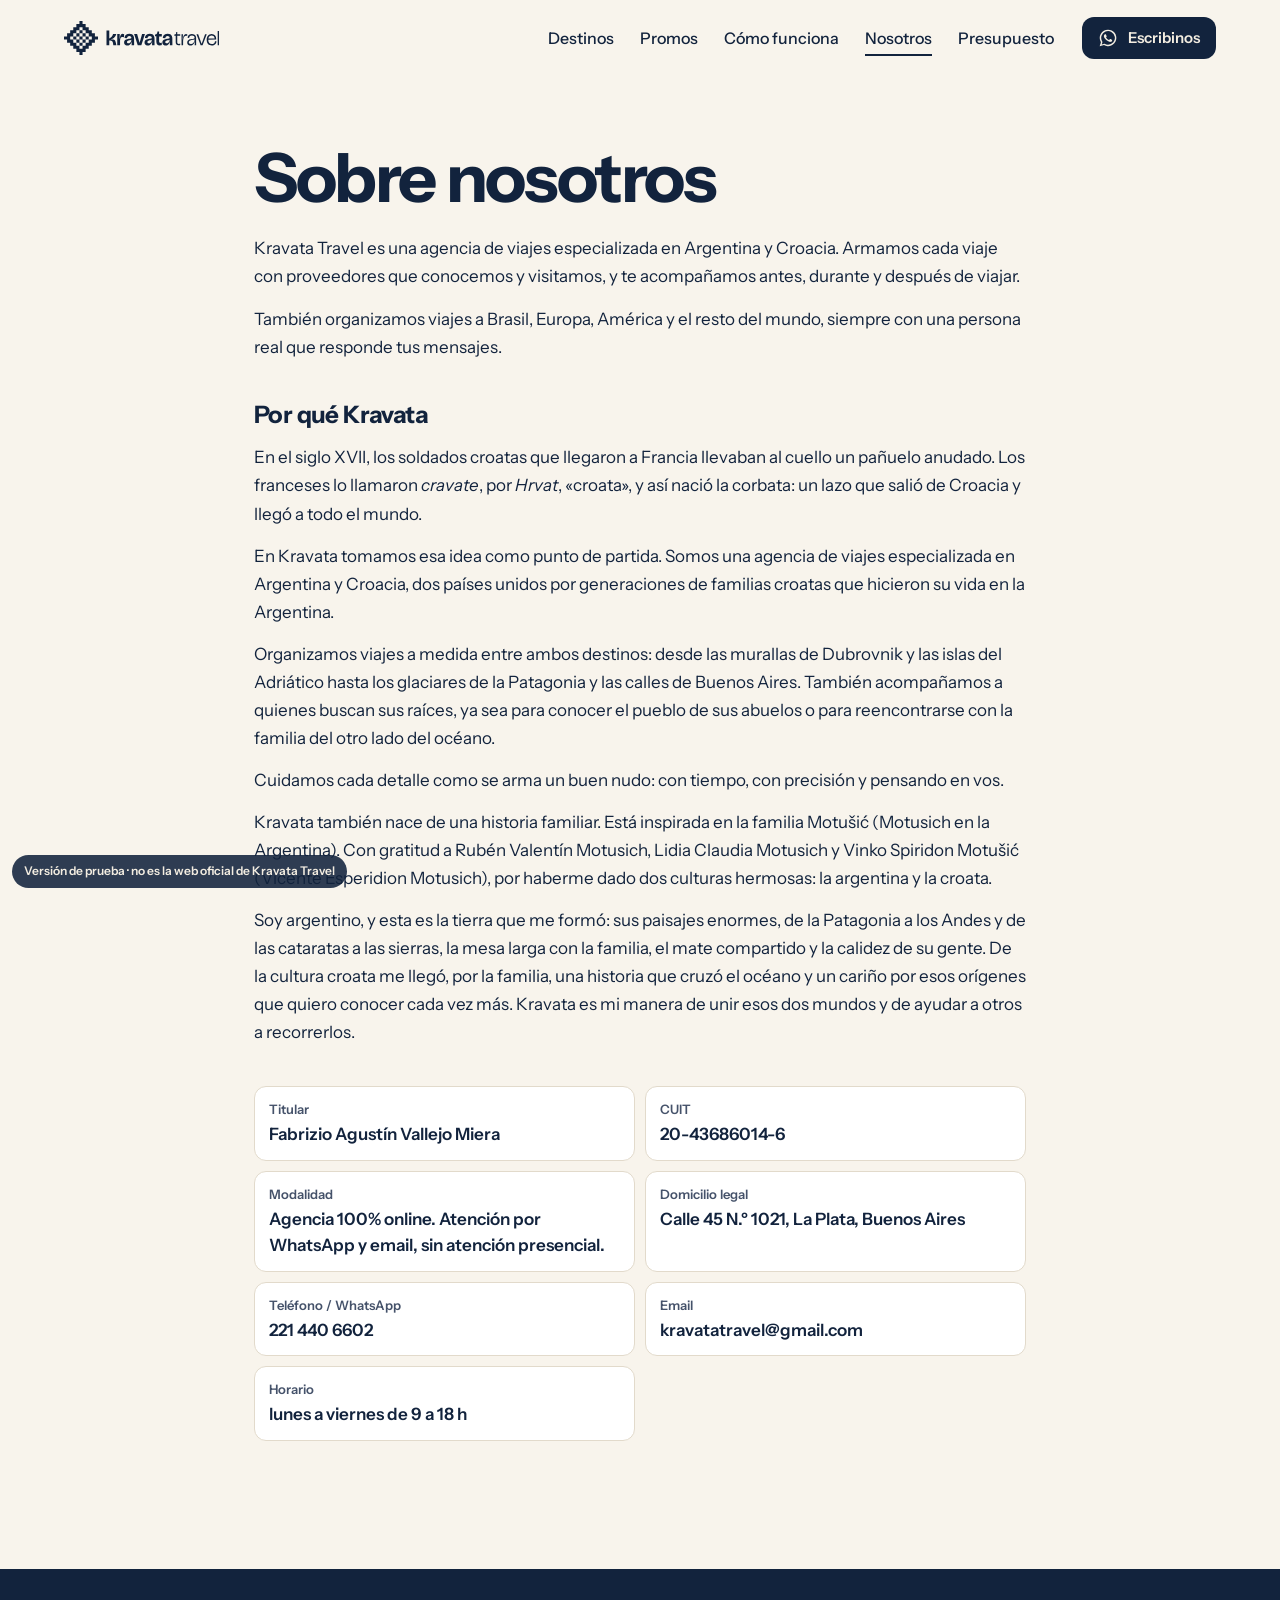
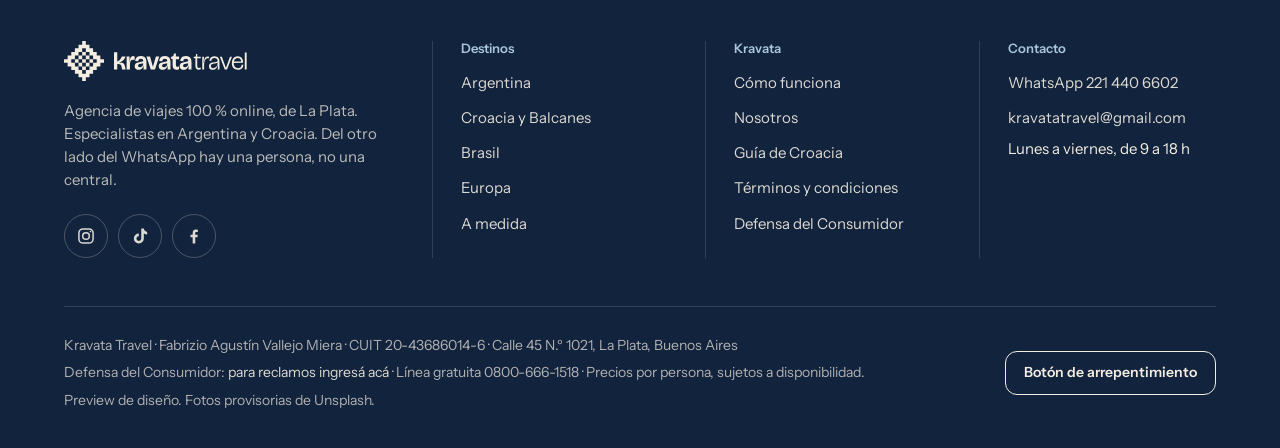
<file: nosotros.html>
<!doctype html>
<html lang="es-AR">
<head>
<meta charset="utf-8">
<meta name="robots" content="noindex, nofollow">
<meta name="viewport" content="width=device-width, initial-scale=1, viewport-fit=cover">
<title>Sobre nosotros · Kravata Travel</title>
<meta name="description" content="Quiénes somos y cómo contactar a Kravata Travel.">
<meta name="theme-color" content="#12233D">
<link rel="icon" href="marca/favicon.svg" type="image/svg+xml">
<link rel="preconnect" href="https://fonts.googleapis.com"><link rel="preconnect" href="https://fonts.gstatic.com" crossorigin>
<link href="https://fonts.googleapis.com/css2?family=Instrument+Sans:wght@400..700&display=swap" rel="stylesheet">
<link rel="stylesheet" href="assets/style.css">
<link rel="stylesheet" href="assets/movil.css">
</head>
<body data-pagina="nosotros">
<main id="contenido">
  <div class="envase cabeza-pagina texto-largo">
    <h1>Sobre nosotros</h1>
    <div class="texto-largo__cuerpo">
    <p>Kravata Travel es una agencia de viajes especializada en Argentina y Croacia. Armamos cada viaje con proveedores que conocemos y visitamos, y te acompañamos antes, durante y después de viajar.</p>
    <p>También organizamos viajes a Brasil, Europa, América y el resto del mundo, siempre con una persona real que responde tus mensajes.</p>
    <h2>Por qué Kravata</h2>
    <p>En el siglo XVII, los soldados croatas que llegaron a Francia llevaban al cuello un pañuelo anudado. Los franceses lo llamaron <i>cravate</i>, por <i>Hrvat</i>, «croata», y así nació la corbata: un lazo que salió de Croacia y llegó a todo el mundo.</p>
    <p>En Kravata tomamos esa idea como punto de partida. Somos una agencia de viajes especializada en Argentina y Croacia, dos países unidos por generaciones de familias croatas que hicieron su vida en la Argentina.</p>
    <p>Organizamos viajes a medida entre ambos destinos: desde las murallas de Dubrovnik y las islas del Adriático hasta los glaciares de la Patagonia y las calles de Buenos Aires. También acompañamos a quienes buscan sus raíces, ya sea para conocer el pueblo de sus abuelos o para reencontrarse con la familia del otro lado del océano.</p>
    <p>Cuidamos cada detalle como se arma un buen nudo: con tiempo, con precisión y pensando en vos.</p>
    <p>Kravata también nace de una historia familiar. Está inspirada en la familia Motušić (Motusich en la Argentina). Con gratitud a Rubén Valentín Motusich, Lidia Claudia Motusich y Vinko Spiridon Motušić (Vicente Esperidion Motusich), por haberme dado dos culturas hermosas: la argentina y la croata.</p>
    <p>Soy argentino, y esta es la tierra que me formó: sus paisajes enormes, de la Patagonia a los Andes y de las cataratas a las sierras, la mesa larga con la familia, el mate compartido y la calidez de su gente. De la cultura croata me llegó, por la familia, una historia que cruzó el océano y un cariño por esos orígenes que quiero conocer cada vez más. Kravata es mi manera de unir esos dos mundos y de ayudar a otros a recorrerlos.</p>
    </div>
    <dl class="datos datos--legal">
    <div><dt>Titular</dt><dd>Fabrizio Agustín Vallejo Miera</dd></div>
    <div><dt>CUIT</dt><dd>20-43686014-6</dd></div>
    <div><dt>Modalidad</dt><dd>Agencia 100% online. Atención por WhatsApp y email, sin atención presencial.</dd></div>
    <div><dt>Domicilio legal</dt><dd>Calle 45 N.º 1021, La Plata, Buenos Aires</dd></div>
    <div><dt>Teléfono / WhatsApp</dt><dd>221 440 6602</dd></div>
    <div><dt>Email</dt><dd>kravatatravel@gmail.com</dd></div>
    <div><dt>Horario</dt><dd>lunes a viernes de 9 a 18 h</dd></div>
  </dl>
  </div>
</main>
<script src="assets/marca.js"></script>
<script src="assets/data.js"></script>
<script src="assets/config.js"></script>
<script src="assets/site.js"></script>
<script src="assets/movil.js"></script>
<p class="aviso-prueba" role="note">Versión de prueba · no es la web oficial de Kravata Travel</p>
</body>
</html>
</file>
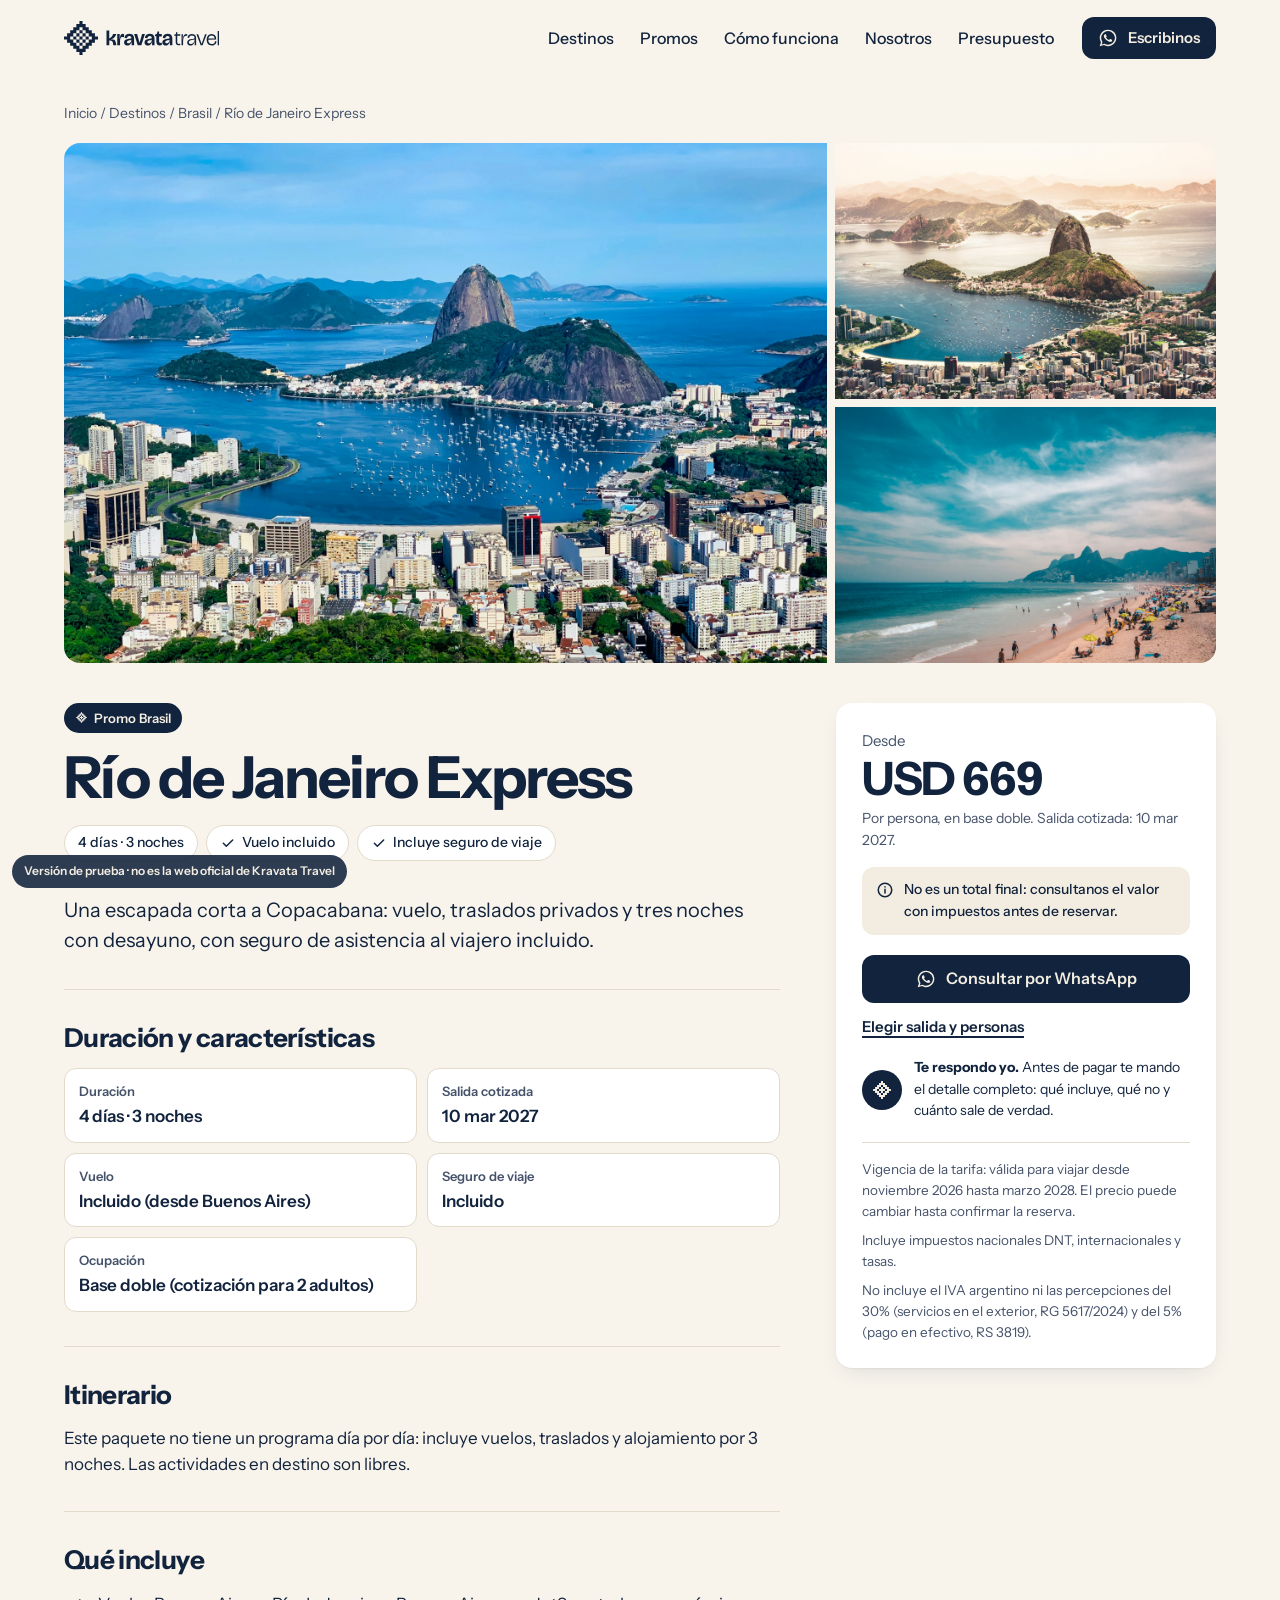
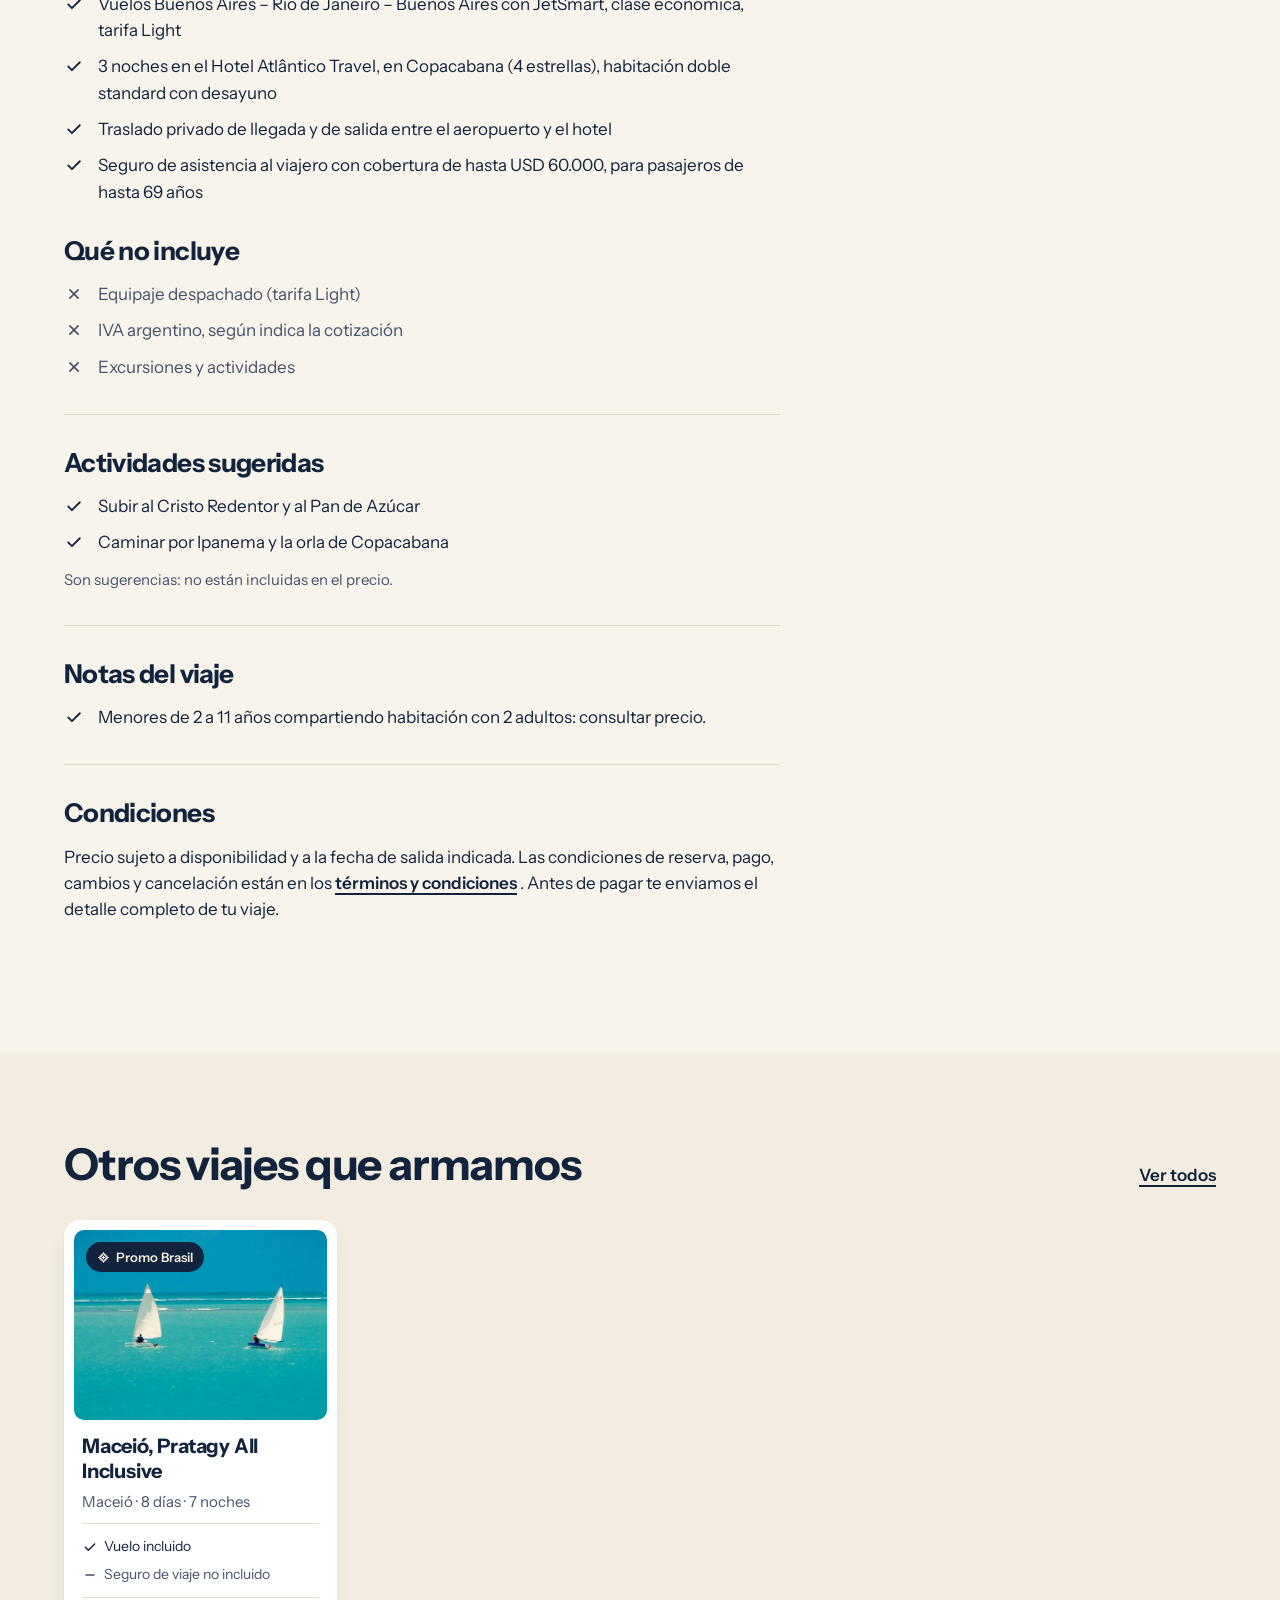
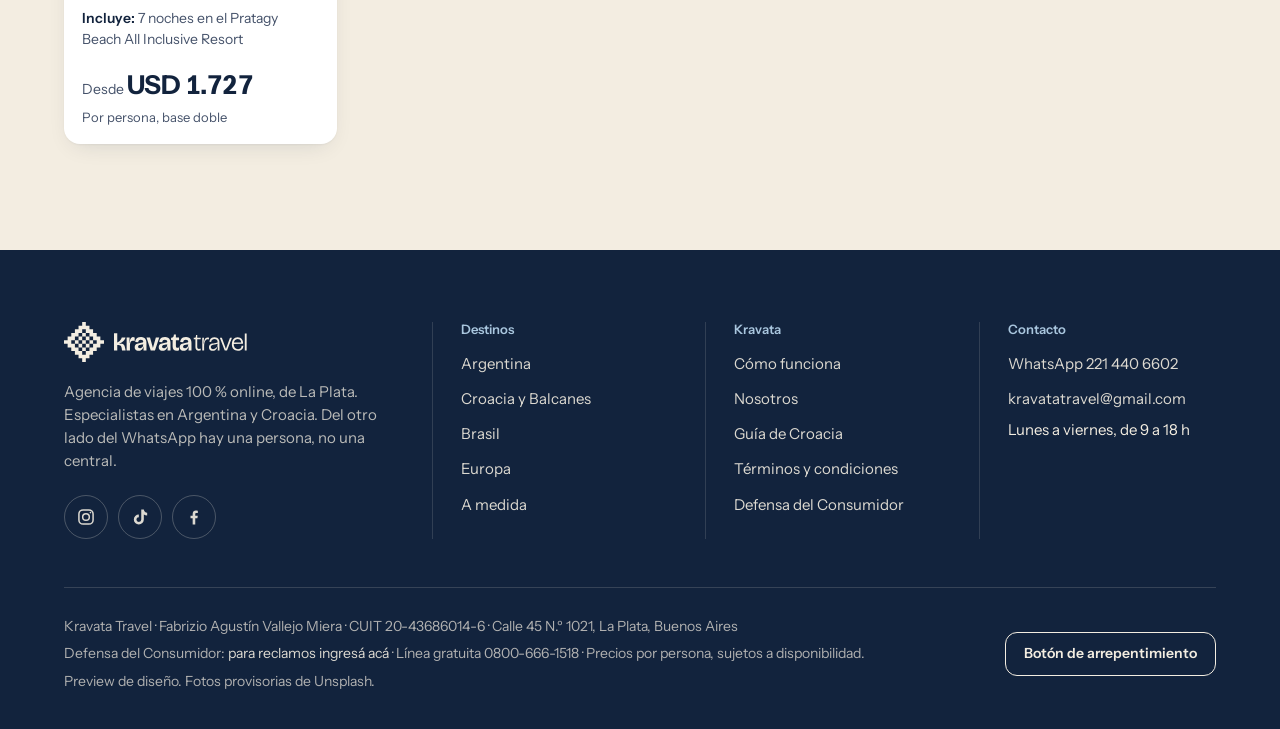
<file: paquete.html>
<!doctype html>
<html lang="es-AR">
<head>
<meta charset="utf-8">
<meta name="robots" content="noindex, nofollow">
<meta name="viewport" content="width=device-width, initial-scale=1, viewport-fit=cover">
<title>Viaje · Kravata Travel</title>
<meta name="description" content="Itinerario, servicios incluidos y precio del viaje, con consulta por WhatsApp.">
<meta name="theme-color" content="#12233D">
<link rel="icon" href="marca/favicon.svg" type="image/svg+xml">
<link rel="preconnect" href="https://fonts.googleapis.com"><link rel="preconnect" href="https://fonts.gstatic.com" crossorigin>
<link href="https://fonts.googleapis.com/css2?family=Instrument+Sans:wght@400..700&display=swap" rel="stylesheet">
<link rel="stylesheet" href="assets/style.css">
<link rel="stylesheet" href="assets/movil.css">
</head>
<body data-pagina="paquete">

<main id="contenido">
  <div class="envase">
    <nav class="migas" id="migas" aria-label="Migas de pan"></nav>
    <div class="galeria" id="galeria"></div>
    <div class="ficha" id="ficha"></div>
  </div>
  <section class="seccion seccion--crema" aria-labelledby="t-otros">
    <div class="envase">
      <div class="seccion__cabeza"><div><h2 id="t-otros">Otros viajes que armamos</h2></div><a class="link" href="destinos.html">Ver todos</a></div>
      <div class="fila" id="otros"></div>
    </div>
  </section>
  <div class="barra-precio" id="barra-precio"></div>
</main>
<script src="assets/marca.js"></script>
<script src="assets/data.js"></script>
<script src="assets/config.js"></script>
<script src="assets/site.js"></script>
<script src="assets/movil.js"></script>
<p class="aviso-prueba" role="note">Versión de prueba · no es la web oficial de Kravata Travel</p>
</body>
</html>
</file>
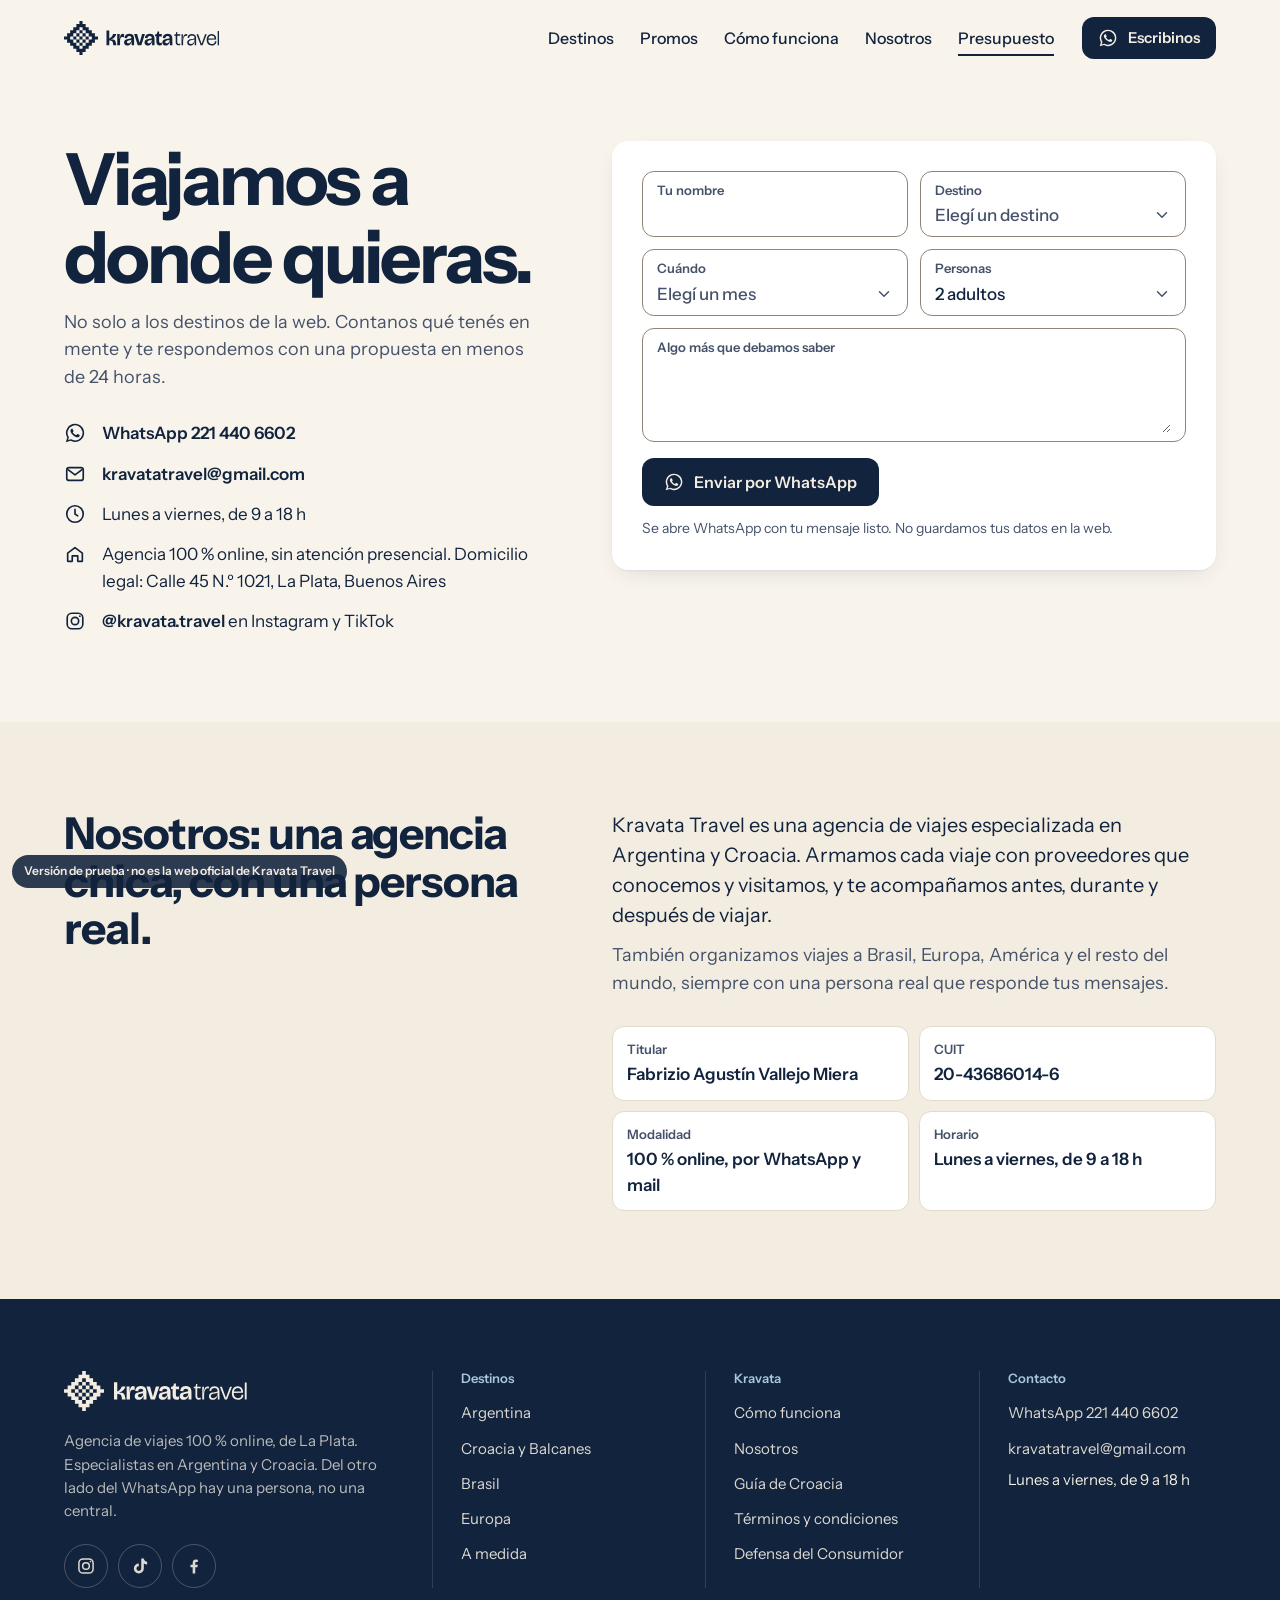
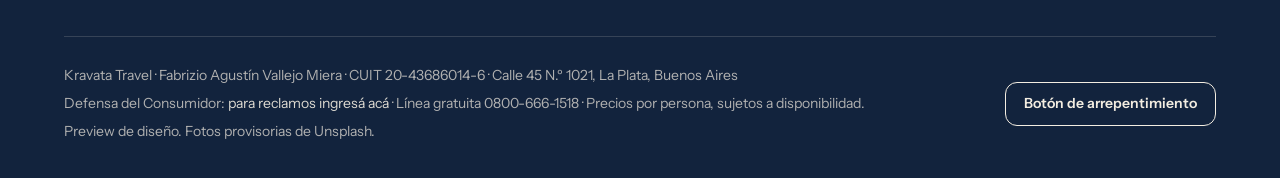
<file: presupuesto.html>
<!doctype html>
<html lang="es-AR">
<head>
<meta charset="utf-8">
<meta name="robots" content="noindex, nofollow">
<meta name="viewport" content="width=device-width, initial-scale=1, viewport-fit=cover">
<title>Pedí tu presupuesto · Kravata Travel</title>
<meta name="description" content="Contanos a dónde querés viajar y te respondemos con una propuesta en menos de 24 horas, por WhatsApp.">
<meta name="theme-color" content="#12233D">
<link rel="icon" href="marca/favicon.svg" type="image/svg+xml">
<link rel="preconnect" href="https://fonts.googleapis.com"><link rel="preconnect" href="https://fonts.gstatic.com" crossorigin>
<link href="https://fonts.googleapis.com/css2?family=Instrument+Sans:wght@400..700&display=swap" rel="stylesheet">
<link rel="stylesheet" href="assets/style.css">
<link rel="stylesheet" href="assets/movil.css">
</head>
<body data-pagina="presupuesto">

<main id="contenido">
  <section class="seccion" aria-labelledby="titulo-pres" style="padding-top:64px">
    <div class="envase presupuesto">
      <div>
        <h1 id="titulo-pres" style="font-size:clamp(40px,6vw,72px)">Viajamos a donde quieras.</h1>
        <p class="bajada">No solo a los destinos de la web. Contanos qué tenés en mente y te respondemos con una propuesta en menos de 24 horas.</p>
        <ul class="datos-contacto" id="datos-contacto"></ul>
      </div>
      <div class="presupuesto__caja">
        <form class="form-pres" id="form-presupuesto" aria-labelledby="titulo-pres"></form>
      </div>
    </div>
  </section>
  <section class="seccion seccion--crema" id="nosotros" aria-labelledby="titulo-nos">
    <div class="envase presupuesto">
      <div>
        <h2 id="titulo-nos">Nosotros: una agencia chica, con una persona real.</h2>
      </div>
      <div>
        <p class="ficha__intro">Kravata Travel es una agencia de viajes especializada en Argentina y Croacia. Armamos cada viaje con proveedores que conocemos y visitamos, y te acompañamos antes, durante y después de viajar.</p>
        <p class="bajada" style="max-width:none">También organizamos viajes a Brasil, Europa, América y el resto del mundo, siempre con una persona real que responde tus mensajes.</p>
        <dl class="datos" style="margin-top:28px">
          <div><dt>Titular</dt><dd>Fabrizio Agustín Vallejo Miera</dd></div>
          <div><dt>CUIT</dt><dd>20-43686014-6</dd></div>
          <div><dt>Modalidad</dt><dd>100 % online, por WhatsApp y mail</dd></div>
          <div><dt>Horario</dt><dd>Lunes a viernes, de 9 a 18 h</dd></div>
        </dl>
      </div>
    </div>
  </section>
</main>
<script src="assets/marca.js"></script>
<script src="assets/data.js"></script>
<script src="assets/config.js"></script>
<script src="assets/site.js"></script>
<script src="assets/movil.js"></script>
<p class="aviso-prueba" role="note">Versión de prueba · no es la web oficial de Kravata Travel</p>
</body>
</html>
</file>
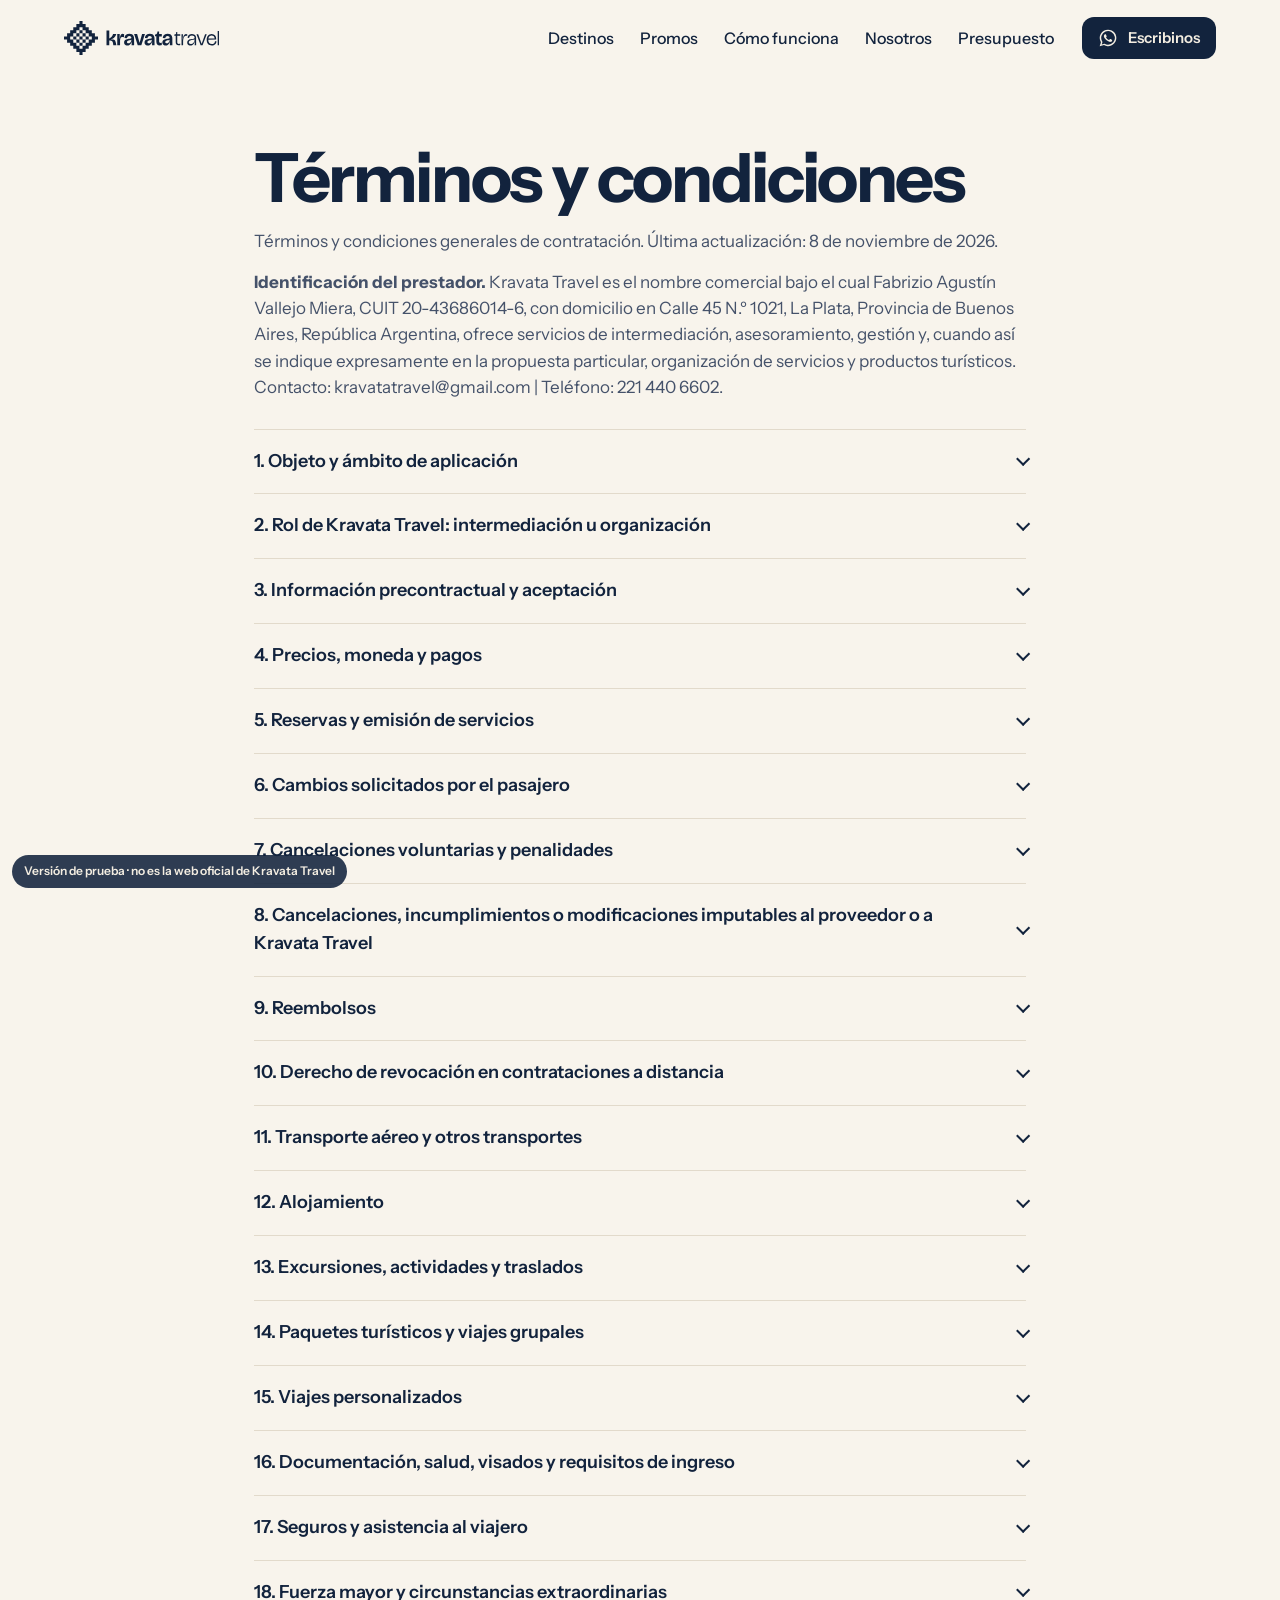
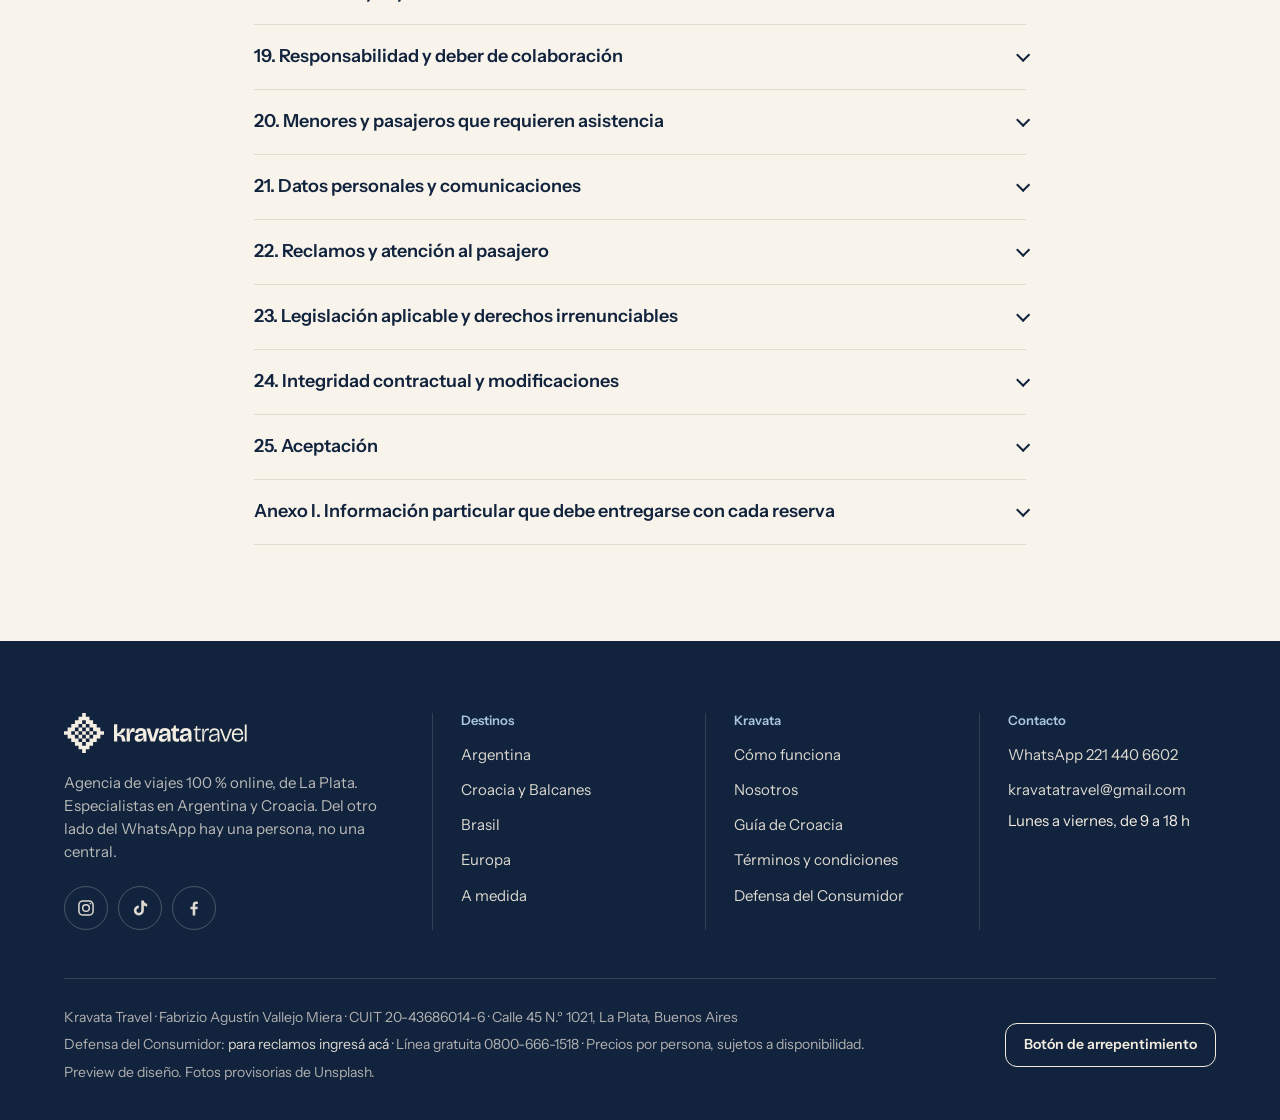
<file: terminos.html>
<!doctype html>
<html lang="es-AR">
<head>
<meta charset="utf-8">
<meta name="robots" content="noindex, nofollow">
<meta name="viewport" content="width=device-width, initial-scale=1, viewport-fit=cover">
<title>Términos y condiciones · Kravata Travel</title>
<meta name="description" content="Términos y condiciones generales de contratación de Kravata Travel.">
<meta name="theme-color" content="#12233D">
<link rel="icon" href="marca/favicon.svg" type="image/svg+xml">
<link rel="preconnect" href="https://fonts.googleapis.com"><link rel="preconnect" href="https://fonts.gstatic.com" crossorigin>
<link href="https://fonts.googleapis.com/css2?family=Instrument+Sans:wght@400..700&display=swap" rel="stylesheet">
<link rel="stylesheet" href="assets/style.css">
<link rel="stylesheet" href="assets/movil.css">
</head>
<body data-pagina="terminos">
<main id="contenido">
  <div class="envase cabeza-pagina legal">
    <h1>Términos y condiciones</h1>
  <p class="sub">Términos y condiciones generales de contratación. Última actualización: 8 de noviembre de 2026.</p>
  <p class="sub"><strong>Identificación del prestador.</strong> Kravata Travel es el nombre comercial bajo el cual Fabrizio Agustín Vallejo Miera, CUIT 20-43686014-6, con domicilio en Calle 45 N.º 1021, La Plata, Provincia de Buenos Aires, República Argentina, ofrece servicios de intermediación, asesoramiento, gestión y, cuando así se indique expresamente en la propuesta particular, organización de servicios y productos turísticos. Contacto: kravatatravel@gmail.com | Teléfono: 221 440 6602.</p>
  <details><summary>1. Objeto y ámbito de aplicación</summary><p>Estos Términos y Condiciones regulan las consultas, cotizaciones, reservas y contrataciones realizadas con Kravata Travel por consumidores y usuarios desde la República Argentina. Comprenden, según disponibilidad y propuesta: paquetes turísticos, alojamiento, excursiones y actividades, vuelos y otros transportes, traslados, viajes grupales, viajes personalizados y servicios de asesoramiento y planificación. Se aplican a servicios nacionales e internacionales. No implican que Kravata Travel tenga actualmente establecimiento, sociedad ni operación comercial en Croacia u otro país.</p></details>
  <details><summary>2. Rol de Kravata Travel: intermediación u organización</summary><p>La propuesta, presupuesto, confirmación y comprobante de cada contratación identificarán el rol de Kravata Travel para cada servicio. Cuando actúe como intermediaria, Kravata Travel gestionará la solicitud y contratación ante el prestador efectivo (por ejemplo, aerolínea, hotel, operador receptivo, transportista o mayorista), y comunicará al pasajero la identidad del proveedor y las condiciones relevantes que este haya informado. Cuando Kravata Travel comercialice un paquete organizado por un tercero, se identificará al organizador cuando esa información esté disponible. Cuando Kravata Travel asuma efectivamente la organización del paquete en nombre propio, lo indicará expresamente y asumirá las obligaciones que legalmente correspondan a ese rol. La calificación contractual dependerá de la prestación real y de la normativa aplicable; ninguna mención a la intermediación limita derechos irrenunciables del consumidor ni excluye responsabilidades que legalmente correspondan a Kravata Travel.</p></details>
  <details><summary>3. Información precontractual y aceptación</summary><p>Antes de solicitar el pago o confirmar una reserva, Kravata Travel procurará informar en forma clara y verificable: destino, fechas, duración, servicios incluidos y excluidos, categoría y características esenciales, proveedor u organizador cuando corresponda, precio total y moneda, impuestos y cargos, forma y calendario de pago, condiciones de modificación y cancelación, documentación relevante y cualquier restricción material conocida. Las cotizaciones tendrán la vigencia indicada en ellas; si no se indica, estarán sujetas a disponibilidad y reconfirmación antes del pago. La aceptación podrá acreditarse por medios escritos o electrónicos, incluyendo correo electrónico o mensajería, siempre que queden identificados el servicio, el precio y las condiciones aceptadas. La falta de confirmación del proveedor significa que la reserva aún no está confirmada.</p></details>
  <details><summary>4. Precios, moneda y pagos</summary><p>El precio final, moneda, impuestos, tasas, cargos de emisión, suplementos y calendario de pagos serán informados en la cotización o confirmación particular. Los importes expresados en moneda extranjera se abonarán conforme al medio de pago, tipo de cambio y fecha de conversión informados antes de contratar, respetando la normativa vigente y sin aplicar cargos no informados. Los gastos bancarios, financieros o de terceros solo podrán trasladarse cuando sean legalmente procedentes y hayan sido informados previamente. La reserva se considerará confirmada únicamente cuando Kravata Travel comunique la confirmación correspondiente y se hayan cumplido las condiciones de pago indicadas. Kravata Travel entregará el comprobante o factura que corresponda conforme a su situación fiscal y normativa aplicable.</p></details>
  <details><summary>5. Reservas y emisión de servicios</summary><p>Los pedidos están sujetos a disponibilidad, aceptación del proveedor y, cuando corresponda, emisión de tickets, vouchers o documentos. Un presupuesto, captura de pantalla, solicitud o pre-reserva no constituye confirmación definitiva. El pasajero deberá revisar nombres, fechas, destinos, horarios, categorías, régimen de comidas, equipaje y demás datos al recibir la documentación, y comunicar de inmediato cualquier error. Kravata Travel gestionará las correcciones que correspondan, sujetas a las reglas del proveedor y a los derechos legales aplicables.</p></details>
  <details><summary>6. Cambios solicitados por el pasajero</summary><p>Toda solicitud de cambio deberá realizarse por escrito a los canales de contacto de Kravata Travel. Su aceptación dependerá de la disponibilidad y de las reglas del proveedor. Antes de confirmar el cambio se informarán los importes adicionales, diferencias tarifarias, gastos de gestión que sean procedentes y consecuencias sobre otros servicios vinculados. No se aplicarán cargos no informados ni conceptos que resulten abusivos. Si el cambio no fuera posible, se comunicarán las alternativas disponibles y los derechos que correspondan al pasajero.</p></details>
  <details><summary>7. Cancelaciones voluntarias y penalidades</summary><p>El pasajero podrá solicitar la cancelación por escrito. Kravata Travel informará el cálculo aplicable de acuerdo con las condiciones particulares aceptadas, las reglas del proveedor comunicadas antes de contratar y la legislación imperativa de protección al consumidor. Cuando existan penalidades del proveedor, se detallarán su concepto, importe o método de cálculo y evidencia disponible. Los importes efectivamente no reembolsables deberán ser acreditados en la medida exigible y no podrán utilizarse para imponer renuncias generales de derechos. No se establece un recargo automático adicional del diez por ciento (10 %) sobre toda penalidad del proveedor. Solo podrán cobrarse gastos administrativos o de gestión que tengan causa real, sean legalmente admisibles, razonables, transparentes y hayan sido informados antes de contratar; nunca podrán duplicar conceptos, convertir una penalidad total en una suma superior sin fundamento ni reducir derechos legales del consumidor.</p></details>
  <details><summary>8. Cancelaciones, incumplimientos o modificaciones imputables al proveedor o a Kravata Travel</summary><p>Si un servicio es cancelado, no se presta o se modifica sustancialmente, Kravata Travel comunicará al pasajero la información recibida y las opciones disponibles, incluyendo, según el caso y la ley aplicable, cumplimiento, servicio alternativo equivalente, reprogramación o devolución. Cuando el incumplimiento sea atribuible a Kravata Travel, se aplicarán los remedios y responsabilidades previstos por la normativa vigente. Cuando sea atribuible a un proveedor tercero, Kravata Travel colaborará razonablemente en la gestión del reclamo y la tramitación de reembolsos, sin que ello implique excluir responsabilidades propias que legalmente correspondan. Ninguna cláusula limita el derecho del consumidor a reclamar ante el proveedor, Kravata Travel o autoridad competente.</p></details>
  <details><summary>9. Reembolsos</summary><p>Los reembolsos se tramitarán por el medio y en los plazos que correspondan según la causa, el medio de pago, la intervención del proveedor y la normativa aplicable. Kravata Travel informará al pasajero el estado de la gestión y cualquier documentación necesaria. Si el dinero se encuentra en poder de Kravata Travel, se procederá conforme a los plazos legales. Si el reintegro depende de un proveedor o procesador de pagos, Kravata Travel realizará las gestiones pertinentes y mantendrá informado al pasajero; esta circunstancia no se interpretará como renuncia a derechos ni como autorización para demoras contrarias a la ley.</p></details>
  <details><summary>10. Derecho de revocación en contrataciones a distancia</summary><p>En las contrataciones comprendidas por la Ley 24.240 y los artículos 1105 y siguientes del Código Civil y Comercial, se reconocerá el derecho de revocación dentro del plazo legal de diez (10) días cuando resulte aplicable, sin penalidad ni gastos para el consumidor. Deben considerarse las excepciones legales y las reglas especiales para contrataciones turísticas con fecha determinada, incluidas las condiciones de ejercicio previstas por la normativa vigente. En particular, para ciertos servicios turísticos con fecha determinada, la regulación contempla que la comunicación de revocación se curse con una antelación mínima de veinticuatro (24) horas respecto de la fecha del servicio. La aplicación de una excepción o modalidad especial se evaluará según el servicio concreto y no se presumirá de forma general. Kravata Travel pone a disposición el “Botón de arrepentimiento”, visible en el pie de todas las páginas del sitio, para que el consumidor pueda ejercer este derecho sin registro previo. Al recibir la solicitud, Kravata Travel enviará un código de constancia por el mismo medio dentro de las 24 horas.</p></details>
  <details><summary>11. Transporte aéreo y otros transportes</summary><p>Los servicios de transporte se rigen también por las condiciones del transportista y la normativa específica aplicable. Horarios, escalas, cambios operativos, equipaje, check-in, documentación y presentación en aeropuerto o terminal deberán verificarse en la documentación emitida y en los canales oficiales del transportista. Las tarifas pueden tener restricciones distintas para cambios, cancelaciones, equipaje y selección de asiento; estas condiciones se informarán antes de contratar cuando estén disponibles. Kravata Travel no controla decisiones operativas del transportista, pero ello no excluye las obligaciones de información, gestión ni las responsabilidades que legalmente le correspondan. El pasajero deberá presentarse con la antelación indicada por el transportista y cumplir sus requisitos.</p></details>
  <details><summary>12. Alojamiento</summary><p>La categoría, ubicación, régimen de comidas, ocupación, horarios de ingreso y salida, depósitos, tasas locales, políticas de menores, accesibilidad y servicios incluidos serán los indicados en la confirmación. Las fotografías y descripciones son orientativas salvo que se hayan incorporado expresamente como características comprometidas. El establecimiento podrá exigir documentación, tarjeta o depósito conforme a sus condiciones previamente informadas. Cualquier diferencia o inconveniente deberá comunicarse al establecimiento y a Kravata Travel tan pronto como sea posible para permitir su gestión.</p></details>
  <details><summary>13. Excursiones, actividades y traslados</summary><p>Las excursiones, actividades y traslados se prestarán conforme a la descripción, duración, punto de encuentro, requisitos físicos, edad mínima, idioma, equipamiento y condiciones de seguridad informadas para cada servicio. El pasajero deberá respetar instrucciones razonables del prestador. Si una actividad se suspende por clima, seguridad, fuerza mayor u otra causa, se informarán las alternativas, reprogramaciones o devoluciones que correspondan según las condiciones válidas y la ley. No se presumirá que el pasajero renuncia a sus derechos por no haber podido realizar una actividad.</p></details>
  <details><summary>14. Paquetes turísticos y viajes grupales</summary><p>Cada paquete o viaje grupal tendrá una ficha particular con itinerario, servicios incluidos y excluidos, fechas, cantidad mínima de participantes si la hubiera, precio, calendario de pagos, condiciones de cancelación, organizador y prestadores identificables. Si existe un mínimo de pasajeros, deberá informarse antes de contratar y cualquier cancelación por no alcanzarlo se comunicará con la antelación y bajo las condiciones legales aplicables. Los cambios de itinerario deberán responder a causas justificadas y respetar los derechos del pasajero; si alteran elementos esenciales, se informarán las opciones legales disponibles.</p></details>
  <details><summary>15. Viajes personalizados</summary><p>Los itinerarios a medida se elaborarán sobre la base de la información y preferencias proporcionadas por el pasajero. La propuesta detallará qué servicios están incluidos, cuáles son opcionales y qué honorarios de planificación o gestión —si los hubiera— se cobran, cuándo se devengan y si son reembolsables, siempre sujeto a la normativa de consumo. La aprobación de un itinerario no equivale a reservar servicios hasta que cada proveedor confirme y se cumplan los pagos requeridos.</p></details>
  <details><summary>16. Documentación, salud, visados y requisitos de ingreso</summary><p>El pasajero es responsable de contar con pasaporte, documento, visados, autorizaciones de menores, certificados y demás requisitos personales y migratorios exigidos por los países de destino, tránsito y transportistas. Kravata Travel brindará información general disponible y señalará la necesidad de verificarla en fuentes oficiales, pero los requisitos pueden cambiar y dependen de la nacionalidad, residencia, escalas y circunstancias personales. El pasajero deberá verificar los requisitos con autoridades consulares, migratorias, sanitarias y transportistas antes de viajar. La falta o vencimiento de documentación puede ocasionar denegación de embarque o ingreso; sus consecuencias se evaluarán conforme a la causa y la normativa aplicable, sin excluir responsabilidades por información incorrecta que legalmente correspondan a Kravata Travel.</p></details>
  <details><summary>17. Seguros y asistencia al viajero</summary><p>Los servicios de seguro de viaje y asistencia al viajero podrán encontrarse incluidos en determinados paquetes turísticos comercializados por Kravata Travel, dependiendo de las condiciones y características de cada producto y de los proveedores intervinientes.</p><p>Cuando estos servicios se encuentren incluidos, se informará al pasajero antes de la contratación, indicando la empresa prestadora, las características generales de la cobertura, sus límites, condiciones, exclusiones y la documentación correspondiente, según la información proporcionada por el proveedor.</p><p>Cuando el paquete no contemple seguro o asistencia al viajero, dicha circunstancia será informada expresamente y se recomendará al pasajero evaluar la contratación de una cobertura adecuada al destino, duración y características de su viaje.</p><p>Kravata Travel no actúa como compañía aseguradora ni como prestadora directa de servicios de asistencia médica, salvo que en el futuro cuente con las autorizaciones correspondientes. Las coberturas serán responsabilidad de las entidades que las emitan o presten, sin perjuicio de las obligaciones legales que pudieran corresponder a Kravata Travel por su propia intervención.</p><p>El pasajero deberá revisar las condiciones particulares de la cobertura y conservar el certificado, póliza o voucher correspondiente durante todo el viaje.</p></details>
  <details><summary>18. Fuerza mayor y circunstancias extraordinarias</summary><p>Se consideran, según el caso, circunstancias ajenas al control razonable de las partes, tales como fenómenos naturales graves, emergencias sanitarias, conflictos, actos de autoridad, cierres de fronteras, interrupciones generalizadas del transporte, huelgas de terceros u otros hechos imprevisibles o inevitables. La parte afectada deberá comunicar la situación y adoptar medidas razonables para mitigar sus efectos. Las consecuencias sobre cambios, cancelaciones y devoluciones se determinarán según la normativa aplicable y las condiciones válidas del servicio. La fuerza mayor no constituye una exoneración automática ni elimina derechos imperativos del consumidor.</p></details>
  <details><summary>19. Responsabilidad y deber de colaboración</summary><p>Cada prestador responde por las obligaciones que asume conforme a la ley y al contrato. Kravata Travel responderá por sus propios actos, omisiones, información, cobros, gestiones y obligaciones legales, y no podrá excluir anticipadamente su responsabilidad por dolo, culpa propia ni por supuestos en los que la ley establezca responsabilidad. El pasajero deberá comunicar los inconvenientes durante el viaje tan pronto como sea razonablemente posible, conservar comprobantes y permitir que se procure una solución, sin que la falta de aviso implique por sí sola la pérdida de derechos legales.</p></details>
  <details><summary>20. Menores y pasajeros que requieren asistencia</summary><p>Las personas que viajen con menores deberán contar con las autorizaciones y documentación exigidas por las autoridades competentes. El pasajero deberá informar antes de contratar cualquier necesidad de accesibilidad, asistencia especial, restricción alimentaria o condición relevante para la prestación segura del servicio. Kravata Travel comunicará la solicitud al proveedor cuando corresponda, sin garantizar prestaciones que el proveedor no haya confirmado.</p></details>
  <details><summary>21. Datos personales y comunicaciones</summary><p>Los datos personales se utilizarán para cotizar, reservar, emitir documentación, prestar servicios, atender consultas y cumplir obligaciones legales o administrativas. Podrán comunicarse a proveedores, transportistas, alojamientos, operadores, procesadores de pago y autoridades cuando sea necesario para ejecutar el servicio o exista obligación legal, procurando limitar la información a lo pertinente. El tratamiento se realizará conforme a la Ley 25.326 y normas aplicables. El titular podrá ejercer los derechos de acceso, rectificación y supresión en los términos legales mediante kravatatravel@gmail.com. Kravata Travel no solicitará datos de tarjetas o claves bancarias por canales inseguros.</p></details>
  <details><summary>22. Reclamos y atención al pasajero</summary><p>Las consultas y reclamos podrán dirigirse a kravatatravel@gmail.com o al 221 440 6602, indicando nombre, número de reserva, servicio contratado y descripción del inconveniente, junto con la documentación disponible. Kravata Travel acusará recibo y procurará responder en un plazo razonable, sin perjuicio de los plazos legales. El consumidor conserva el derecho de acudir a las autoridades administrativas de defensa del consumidor y a los tribunales competentes. Puede consultarse el sistema oficial de Ventanilla Única Federal de Defensa del Consumidor en los canales gubernamentales vigentes.</p></details>
  <details><summary>23. Legislación aplicable y derechos irrenunciables</summary><p>Estos términos se interpretarán conforme a las leyes de la República Argentina, en particular la Ley 24.240 de Defensa del Consumidor, el Código Civil y Comercial de la Nación, la Ley 25.326 de Protección de Datos Personales y demás normas imperativas que resulten aplicables. La normativa específica de transporte, turismo, pagos, comercio electrónico y jurisdicciones locales se aplicará según el servicio. En operaciones internacionales podrán concurrir normas imperativas del país de destino o del lugar de prestación. Ninguna cláusula implica renuncia a derechos reconocidos al consumidor ni impide acudir a la autoridad o jurisdicción que legalmente corresponda. En contratos a distancia, no se impondrá una prórroga de jurisdicción en perjuicio del consumidor.</p></details>
  <details><summary>24. Integridad contractual y modificaciones</summary><p>La cotización, confirmación, comprobantes, vouchers y condiciones particulares aceptadas integran el contrato junto con estos términos. En caso de contradicción, prevalecerán las normas imperativas y la interpretación más favorable al consumidor; luego, las condiciones particulares más específicas que hayan sido informadas y aceptadas válidamente. Kravata Travel podrá actualizar estos términos para futuras contrataciones, publicando la fecha de actualización. Las modificaciones no alterarán retroactivamente reservas ya confirmadas, salvo acuerdo válido o exigencia legal.</p></details>
  <details><summary>25. Aceptación</summary><p>La contratación implica que el pasajero recibió o tuvo acceso a estos Términos y Condiciones y a la información particular del servicio antes de aceptar. La aceptación no supone renuncia a derechos irrenunciables previstos por la legislación de defensa del consumidor. Se recomienda conservar la cotización, comprobante de pago, confirmación, vouchers y comunicaciones.</p></details>
  <details><summary>Anexo I. Información particular que debe entregarse con cada reserva</summary><p><strong>Ficha de contratación.</strong> Para cada operación, Kravata Travel deberá completar y entregar, según corresponda: (1) nombre del pasajero titular y cantidad de viajeros; (2) destino y fechas; (3) descripción detallada del servicio; (4) proveedor efectivo y organizador, si los hubiera y fueran identificables; (5) rol de Kravata Travel; (6) precio total, moneda, impuestos, tasas y cargos; (7) forma y vencimientos de pago; (8) servicios incluidos y excluidos; (9) reglas de cambios y cancelación aplicables; (10) documentación y requisitos conocidos; (11) contacto de asistencia durante el servicio, si el proveedor lo facilita; y (12) fecha de emisión y confirmación.</p><p><strong>Condiciones de proveedores.</strong> Las condiciones de cada proveedor solo se incorporarán al contrato del pasajero cuando sean pertinentes al servicio, se encuentren disponibles y hayan sido informadas antes de la contratación en forma accesible. Kravata Travel no deberá remitirse genéricamente a políticas que el pasajero no haya podido conocer. Si el proveedor modifica sus condiciones después de la contratación, se evaluará si el cambio está permitido por el contrato y la ley, y se informará al pasajero.</p></details>
  </div>
</main>

<script src="assets/marca.js"></script>
<script src="assets/data.js"></script>
<script src="assets/config.js"></script>
<script src="assets/site.js"></script>
<script src="assets/movil.js"></script>
<p class="aviso-prueba" role="note">Versión de prueba · no es la web oficial de Kravata Travel</p>
</body>
</html>
</file>
<file: assets/style.css>
/* Kravata Travel · preview de la web · propuesta 2 (D3 + T6)
   Sistema: tres radios (caja 16, control 12, píldora), dos sombras, una sola etiqueta chica,
   un solo campo y un solo selector para toda la web. La letra del logo no se usa fuera del logo. */

:root {
  --adriatico: #12233D;
  --adriatico-2: #1C3354;
  --celeste: #A9C6DE;
  --celeste-claro: #DCE8F2;
  --crema: #F3EDE1;
  --crema-2: #F8F4EC;
  --blanco: #FFFFFF;
  --tinta: #12233D;
  --tinta-2: #45526A;      /* texto secundario: 7.2:1 sobre crema */
  --linea: #E2DACB;        /* divisores (decorativos) */
  --borde: #8E8573;        /* borde de campos: 3.6:1 sobre blanco */
  --r-caja: 16px;
  --r-ctrl: 12px;
  --sombra: 0 1px 2px rgba(18,35,61,.05), 0 8px 24px -10px rgba(18,35,61,.16);
  --sombra-hover: 0 2px 4px rgba(18,35,61,.04), 0 22px 40px -16px rgba(18,35,61,.30);
  --sombra-alta: 0 2px 6px rgba(18,35,61,.08), 0 24px 48px -12px rgba(18,35,61,.28);
  --curva: cubic-bezier(.22,.7,.2,1);
  --ancho: 1200px;
  --t-texto: 'Instrument Sans', system-ui, sans-serif;
}

*, *::before, *::after { box-sizing: border-box; }
html { scroll-behavior: smooth; -webkit-text-size-adjust: 100%; }
body { margin: 0; background: var(--crema-2); color: var(--tinta); font-family: var(--t-texto); font-size: 17px; line-height: 1.55; -webkit-font-smoothing: antialiased; }
img { display: block; max-width: 100%; }
a { color: inherit; }
button, input, select, textarea { font: inherit; color: inherit; }
[hidden] { display: none !important; }
:focus-visible { outline: 3px solid var(--adriatico); outline-offset: 3px; border-radius: 6px; }
.seccion--oscura :focus-visible, .pie :focus-visible, .portada :focus-visible, .cabecera--sobre:not(.es-flotante) :focus-visible { outline-color: var(--crema); }
.sr { position: absolute; width: 1px; height: 1px; overflow: hidden; clip: rect(0 0 0 0); white-space: nowrap; }
.saltar { position: absolute; left: 16px; top: -60px; z-index: 100; background: var(--adriatico); color: var(--crema); padding: 10px 16px; border-radius: var(--r-ctrl); }
.saltar:focus { top: 12px; }

.envase { width: 100%; max-width: var(--ancho); margin: 0 auto; padding: 0 24px; }
@media (max-width: 600px) { .envase { padding: 0 16px; } }

/* ---------- tipografía: una familia, títulos en bold ---------- */
h1, h2, h3 { font-weight: 700; letter-spacing: -0.025em; line-height: 1.08; margin: 0; }
h1 { font-size: clamp(40px, 6.4vw, 80px); letter-spacing: -0.035em; }
h2 { font-size: clamp(30px, 4vw, 44px); }
h3 { font-size: 20px; letter-spacing: -0.01em; line-height: 1.25; }
p { margin: 0; }
.bajada { color: var(--tinta-2); font-size: 18px; max-width: 56ch; margin-top: 12px; }
/* la única etiqueta chica de la web */
.fld__etiqueta, .datos dt, .ticket h3, .pie h2 { font-size: 13px; font-weight: 600; letter-spacing: 0; text-transform: none; color: var(--tinta-2); }

/* ---------- botones y enlaces ---------- */
.btn {
  display: inline-flex; align-items: center; justify-content: center; gap: 10px;
  min-height: 48px; padding: 0 22px; border-radius: var(--r-ctrl); border: 0; cursor: pointer;
  font-weight: 600; font-size: 16px; text-decoration: none; white-space: nowrap;
  background: var(--adriatico); color: var(--crema); transition: background .25s var(--curva), color .25s var(--curva), box-shadow .25s var(--curva), transform .2s var(--curva);
}
.btn:active { transform: scale(.98); }
.btn:hover { background: var(--adriatico-2); }
.btn svg { width: 20px; height: 20px; flex: none; }
.btn--claro { background: var(--crema); color: var(--adriatico); }
.btn--claro:hover { background: var(--blanco); }
.btn--borde { background: transparent; color: var(--adriatico); box-shadow: inset 0 0 0 1.5px var(--adriatico); }
.btn--borde:hover { background: var(--adriatico); color: var(--crema); }
.btn--ancho { width: 100%; }
.link, .mas { font-weight: 600; text-decoration: underline; text-underline-offset: 4px; text-decoration-thickness: 1.5px; }
.mas { display: inline-flex; align-items: center; gap: 6px; min-height: 44px; padding: 0; border: 0; background: none; cursor: pointer; color: var(--adriatico); }
.mas svg { width: 18px; height: 18px; transition: transform .2s; }
.mas[aria-expanded="true"] svg { transform: rotate(180deg); }

/* ---------- encabezado ---------- */
.cabecera { position: sticky; top: 0; z-index: 50; background: rgba(248,244,236,.94); backdrop-filter: saturate(1.4) blur(12px); border-bottom: 1px solid transparent; transition: background .25s, border-color .25s, color .25s; }
.cabecera.es-flotante { border-bottom-color: var(--linea); }
.cabecera--sobre { position: fixed; left: 0; right: 0; background: transparent; backdrop-filter: none; color: var(--crema); }
.cabecera--sobre.es-flotante { background: rgba(248,244,236,.95); backdrop-filter: saturate(1.4) blur(12px); color: var(--adriatico); }
.cabecera__fila { display: flex; align-items: center; gap: 28px; height: 76px; }
.logo { display: block; color: inherit; line-height: 0; }
.logo svg { height: 34px; width: auto; display: block; }
.cabecera nav { margin-left: auto; }
.menu { display: flex; gap: 26px; list-style: none; padding: 0; margin: 0; }
.menu a { text-decoration: none; font-weight: 500; font-size: 16px; padding: 6px 0; border-bottom: 2px solid transparent; transition: border-color .3s var(--curva); }
.menu a:hover, .menu a[aria-current="page"] { border-bottom-color: currentColor; }
.cabecera .btn { min-height: 42px; padding: 0 16px; font-size: 15px; }
.cabecera--sobre:not(.es-flotante) .btn { background: var(--crema); color: var(--adriatico); }
.hamburguesa { display: none; margin-left: auto; width: 48px; height: 48px; border: 0; background: transparent; cursor: pointer; border-radius: var(--r-ctrl); }
.hamburguesa span { display: block; width: 22px; height: 2px; background: currentColor; margin: 5px auto; transition: transform .2s, opacity .2s; }
.hamburguesa[aria-expanded="true"] span:nth-child(1) { transform: translateY(7px) rotate(45deg); }
.hamburguesa[aria-expanded="true"] span:nth-child(2) { opacity: 0; }
.hamburguesa[aria-expanded="true"] span:nth-child(3) { transform: translateY(-7px) rotate(-45deg); }
@media (max-width: 920px) {
  .menu, .cabecera__fila > .btn { display: none; }
  .hamburguesa { display: block; }
  .logo svg { height: 28px; }
  .cabecera__fila { height: 64px; }
}
.panel-menu { position: fixed; inset: 64px 0 0 0; z-index: 49; background: var(--crema-2); color: var(--adriatico); padding: 16px 16px 40px; display: none; flex-direction: column; overflow-y: auto; }
.panel-menu.abierto { display: flex; }
.panel-menu a:not(.btn) { font-size: 26px; font-weight: 700; letter-spacing: -0.02em; text-decoration: none; padding: 14px 0; border-bottom: 1px solid var(--linea); }
.panel-menu .btn { margin-top: 24px; }

/* ---------- campos: uno solo para toda la web ---------- */
.fld { transition: border-color .2s var(--curva), box-shadow .2s var(--curva), background .2s; position: relative; display: flex; flex-direction: column; justify-content: center; gap: 2px; min-height: 60px; padding: 8px 14px; border-radius: var(--r-ctrl); border: 1.5px solid var(--borde); background: var(--blanco); color: var(--tinta); min-width: 0; }
.fld:focus-within, .fld.esta-abierto { border-color: var(--adriatico); box-shadow: 0 0 0 3px var(--celeste-claro); }
.fld input, .fld textarea { border: 0; padding: 0; margin: 0; background: transparent; font-size: 17px; font-weight: 500; outline: none; width: 100%; min-width: 0; }
.fld textarea { resize: vertical; min-height: 66px; line-height: 1.45; }
.fld--ancho { grid-column: 1 / -1; }
.fld.esta-abierto { z-index: 30; }

/* selector propio: botón + panel, igual en todos lados */
.sel__boton { position: static; display: flex; align-items: center; justify-content: space-between; gap: 10px; width: 100%; padding: 0; border: 0; background: none; cursor: pointer; text-align: left; font-size: 17px; font-weight: 500; color: inherit; outline: none; }
.sel__boton::after { content: ''; position: absolute; inset: 0; border-radius: inherit; }   /* toda la caja abre */
.sel__boton:focus-visible { outline: none; }
.sel:has(.sel__boton:focus-visible) { border-color: var(--adriatico); box-shadow: 0 0 0 3px var(--celeste-claro); }
.sel__valor { white-space: nowrap; overflow: hidden; text-overflow: ellipsis; }
.sel__valor.es-vacio { color: var(--tinta-2); }
.sel__boton svg { width: 18px; height: 18px; flex: none; color: var(--tinta-2); transition: transform .2s; }
.esta-abierto .sel__boton svg { transform: rotate(180deg); }
.sel__panel {
  position: absolute; z-index: 45; top: calc(100% + 8px); left: -1.5px; min-width: calc(100% + 3px); width: max-content; max-width: min(400px, calc(100vw - 32px));
  max-height: 340px; overflow-y: auto; overscroll-behavior: contain;
  padding: 6px; background: var(--blanco); color: var(--tinta); border-radius: var(--r-caja); box-shadow: var(--sombra-alta); border: 1px solid var(--linea); outline: none; text-align: left;
}
.sel__grupo { padding: 12px 12px 4px; font-size: 13px; font-weight: 600; color: var(--tinta-2); }
[role="group"] + [role="group"] { border-top: 1px solid var(--linea); margin-top: 4px; }
.sel__opcion { transition: background .15s; display: grid; grid-template-columns: 1fr auto 18px; align-items: center; gap: 12px; min-height: 44px; padding: 8px 12px; border-radius: 8px; cursor: pointer; font-size: 16px; }
.sel__opcion small { font-size: 14px; color: var(--tinta-2); font-variant-numeric: tabular-nums; }
.sel__opcion svg { width: 18px; height: 18px; visibility: hidden; }
.sel__opcion[aria-selected="true"] { font-weight: 600; }
.sel__opcion[aria-selected="true"] svg { visibility: visible; }
.sel__opcion.es-activa { background: var(--crema); }
.sel__panel--personas { width: 300px; padding: 16px; display: grid; gap: 4px; }
.contador { display: flex; align-items: center; justify-content: space-between; gap: 16px; padding: 10px 0; border-bottom: 1px solid var(--linea); }
.contador b { display: block; font-weight: 600; }
.contador small { font-size: 13px; color: var(--tinta-2); }
.contador__ctrl { display: flex; align-items: center; gap: 10px; }
.contador__ctrl output { min-width: 20px; text-align: center; font-weight: 600; font-variant-numeric: tabular-nums; }
.contador__ctrl button { width: 40px; height: 40px; border-radius: 50%; border: 1.5px solid var(--borde); background: var(--blanco); display: grid; place-items: center; cursor: pointer; }
.contador__ctrl button:hover:not(:disabled) { border-color: var(--adriatico); }
.contador__ctrl button:disabled { opacity: .35; cursor: default; }
.contador__ctrl svg { width: 16px; height: 16px; }
.sel__ayuda { font-size: 13px; color: var(--tinta-2); padding: 8px 0 6px; }
.sel__listo { min-height: 44px; }
/* en celular, todos los paneles suben desde abajo, iguales */
@media (max-width: 600px) {
  .sel__panel, .sel--compacto .sel__panel { position: fixed; z-index: 80; left: 12px; right: 12px; top: auto; bottom: 12px; width: auto; min-width: 0; max-width: none; max-height: 62vh; padding: 8px; border-radius: var(--r-caja); box-shadow: 0 0 0 100vmax rgba(18,35,61,.45), var(--sombra-alta); }
  .sel__panel--personas { padding: 16px 18px 18px; }
  .sel__opcion { min-height: 48px; }
}

/* ---------- portada (estructura de la referencia: video a sangre, consulta, categorías y la primera fila montada) ---------- */
.portada { position: relative; color: var(--crema); padding-bottom: 24px; }
.portada__fondo { position: absolute; inset: 0 0 auto 0; height: 860px; overflow: hidden; background: var(--adriatico); }
.portada__fondo video { width: 100%; height: 100%; object-fit: cover; display: block; filter: saturate(.85); }
.portada__fondo::after { content: ''; position: absolute; inset: 0; background: linear-gradient(180deg, rgba(18,35,61,.78) 0%, rgba(18,35,61,.6) 28%, rgba(18,35,61,.68) 60%, rgba(18,35,61,.82) calc(100% - 190px), rgba(18,35,61,.45) calc(100% - 90px), var(--crema-2) 100%); }
.portada__contenido { position: relative; z-index: 2; padding-top: 150px; }
.portada h1 { max-width: 12ch; }
.portada .bajada { color: rgba(243,237,225,.92); font-size: 19px; max-width: 48ch; margin-top: 16px; }
.portada__sub { font-size: 22px; margin: 48px 0 14px; letter-spacing: -0.01em; }
.categorias { display: flex; gap: 8px; overflow-x: auto; padding-bottom: 6px; scrollbar-width: none; }
.categorias::-webkit-scrollbar { display: none; }
.categoria { flex: none; display: flex; flex-direction: column; align-items: center; gap: 8px; padding: 8px 10px 10px; min-width: 104px; border: 0; background: transparent; color: rgba(243,237,225,.8); cursor: pointer; font-weight: 500; font-size: 15px; text-decoration: none; border-bottom: 2px solid transparent; transition: color .25s var(--curva), border-color .3s var(--curva); }
.categoria img, .categoria .categoria__mas { width: 58px; height: 58px; border-radius: 50%; object-fit: cover; box-shadow: 0 0 0 2px rgba(243,237,225,.35); transition: box-shadow .3s var(--curva), transform .4s var(--curva); }
.categoria:hover img, .categoria:hover .categoria__mas { transform: scale(1.06); }
.categoria .categoria__mas { display: grid; place-items: center; background: rgba(243,237,225,.12); }
.categoria .categoria__mas svg { width: 24px; height: 24px; }
.categoria:hover { color: var(--crema); }
.categoria[aria-selected="true"] { color: var(--crema); font-weight: 700; border-bottom-color: var(--crema); }
.categoria[aria-selected="true"] img { box-shadow: 0 0 0 3px var(--crema); }
.portada__fila { margin-top: 40px; }
.portada__fila .seccion__cabeza { margin-bottom: 22px; }
.portada__fila .bajada { color: rgba(243,237,225,.88); font-size: 17px; margin-top: 8px; }
.portada__fila .link { color: var(--crema); }
.portada__fila h2 { font-size: clamp(26px, 3vw, 34px); }
@media (max-width: 760px) {
  .portada__fondo { height: 760px; }
  .portada__contenido { padding-top: 92px; }
  .portada h1 { font-size: 38px; }
  .portada .bajada { font-size: 16px; margin-top: 10px; }
  .buscador { margin-top: 18px; }
  .portada__sub { display: none; }
  .categorias { margin-top: 18px; }
  .portada__fila { margin-top: 22px; }
  .portada__fila .seccion__cabeza { margin-bottom: 14px; }
  .portada__fila .bajada { display: none; }
  .categoria { min-width: 84px; padding: 6px 6px 10px; font-size: 14px; }
  .categoria img, .categoria .categoria__mas { width: 50px; height: 50px; }
}

/* consulta rápida: los mismos campos, sobre vidrio */
.buscador { position: relative; z-index: 6; margin-top: 30px; background: rgba(243,237,225,.14); backdrop-filter: blur(14px) saturate(1.2); -webkit-backdrop-filter: blur(14px) saturate(1.2); border: 1px solid rgba(243,237,225,.28); border-radius: var(--r-caja); padding: 8px; display: grid; grid-template-columns: 1.4fr 1fr 1fr auto; gap: 4px; max-width: 940px; }
.buscador .fld { background: transparent; border-color: transparent; color: var(--crema); box-shadow: none; }
.buscador .fld:hover { background: rgba(243,237,225,.1); }
.buscador .fld.esta-abierto, .buscador .sel:has(.sel__boton:focus-visible) { background: rgba(243,237,225,.14); border-color: rgba(243,237,225,.6); box-shadow: none; }
.buscador .fld + .fld::before { content: ''; position: absolute; left: -3px; top: 14px; bottom: 14px; width: 1px; background: rgba(243,237,225,.25); }
.buscador .fld__etiqueta, .buscador .sel__valor.es-vacio, .buscador .sel__boton svg { color: rgba(243,237,225,.8); }
.buscador .btn { min-height: 60px; padding: 0 26px; }
@media (max-width: 760px) {
  .buscador { grid-template-columns: 1fr 1fr; }
  .buscador .fld:first-child { grid-column: 1 / -1; }
  .buscador .fld:nth-child(2)::before { display: none; }
  .buscador .btn { grid-column: 1 / -1; min-height: 52px; }
}
/* el desenfoque convierte a la barra en el marco de lo fijo: en celular va sin desenfoque, para que el panel suba desde abajo de la pantalla */
@media (max-width: 600px) { .buscador { backdrop-filter: none; -webkit-backdrop-filter: none; background: rgba(18,35,61,.6); } }

/* tarjeta alta de texto dentro de una fila (como «Summer Bonanza» de la referencia) */
.tarjeta-nota { position: relative; border-radius: var(--r-caja); overflow: hidden; background: var(--adriatico); color: var(--crema); padding: 26px 22px; display: flex; flex-direction: column; gap: 14px; min-height: 100%; box-shadow: var(--sombra); transition: transform .5s var(--curva), box-shadow .5s var(--curva); }
.tarjeta-nota:hover { transform: translateY(-4px); box-shadow: var(--sombra-hover); }
.tarjeta-nota img { position: absolute; inset: 0; width: 100%; height: 100%; object-fit: cover; opacity: .3; }
.tarjeta-nota::after { content: ''; position: absolute; inset: 0; background: linear-gradient(180deg, rgba(18,35,61,.25), rgba(18,35,61,.88)); }
.tarjeta-nota > * { position: relative; z-index: 1; }
.tarjeta-nota h3 { font-size: 22px; }
.tarjeta-nota ul { list-style: none; margin: 0; padding: 0; display: grid; gap: 12px; font-size: 15px; color: rgba(243,237,225,.92); }
.tarjeta-nota li { display: grid; grid-template-columns: 18px 1fr; gap: 8px; }
.tarjeta-nota li svg { width: 16px; height: 16px; margin-top: 3px; color: var(--celeste); }
.tarjeta-nota .btn { margin-top: auto; align-self: flex-start; min-height: 44px; }

/* ---------- secciones ---------- */
.seccion { padding: 88px 0; }
.seccion--crema { background: var(--crema); }
.seccion--oscura { background: var(--adriatico); color: var(--crema); }
.seccion--oscura .bajada { color: rgba(243,237,225,.82); }
.seccion__cabeza { display: flex; align-items: end; justify-content: space-between; gap: 24px; margin-bottom: 32px; flex-wrap: wrap; }
.seccion__cabeza > div { max-width: 680px; }
@media (max-width: 600px) { .seccion { padding: 60px 0; } .seccion__cabeza { margin-bottom: 22px; } }

/* chips (filtros) */
.regiones-chips { display: flex; gap: 8px; flex-wrap: wrap; }
.chip { display: inline-flex; align-items: center; gap: 8px; min-height: 44px; padding: 0 16px; border-radius: 999px; background: var(--blanco); color: var(--adriatico); text-decoration: none; font-weight: 600; font-size: 15px; border: 1.5px solid var(--linea); cursor: pointer; transition: background .25s var(--curva), color .25s var(--curva), border-color .25s var(--curva); }
.chip:hover { border-color: var(--adriatico); }
.chip[aria-pressed="true"] { background: var(--adriatico); color: var(--crema); border-color: var(--adriatico); }
.chip small { font-weight: 500; opacity: .7; font-size: 13px; font-variant-numeric: tabular-nums; }

.etiqueta { position: absolute; top: 12px; left: 12px; z-index: 2; display: inline-flex; align-items: center; gap: 6px; padding: 5px 11px; border-radius: 999px; background: var(--crema); color: var(--adriatico); font-size: 13px; font-weight: 600; }
.etiqueta--promo { background: var(--adriatico); color: var(--crema); }
.etiqueta--promo svg { width: 13px; height: 13px; }
.etiqueta--suelta { position: static; margin-bottom: 14px; }

/* ---------- tarjetas de paquete ---------- */
.fila {
  /* --izq y --der los mide site.js: la fila llega al borde de la pantalla y el contenido queda alineado con el texto */
  --izq: 24px; --der: 24px; --w: 100%;
  display: grid; grid-auto-flow: column; grid-auto-columns: calc((var(--w) - 3 * 20px) / 4); gap: 20px;
  overflow-x: auto; overscroll-behavior-x: contain; scroll-snap-type: x mandatory; scroll-padding-inline: var(--izq) var(--der);
  padding: 12px var(--der) 44px var(--izq); margin: -12px calc(var(--der) * -1) -26px calc(var(--izq) * -1);
  scrollbar-width: none; -webkit-overflow-scrolling: touch;
}
.fila::-webkit-scrollbar { display: none; }
.fila.arrastrando { scroll-snap-type: none; cursor: grabbing; user-select: none; }
.fila.arrastrando a { pointer-events: none; }
.fila > * { scroll-snap-align: start; }
@media (max-width: 1100px) { .fila { grid-auto-columns: calc((var(--w) - 2 * 20px) / 3); } }
@media (max-width: 800px) { .fila { grid-auto-columns: calc(var(--w) * .72); gap: 14px; } }
@media (max-width: 480px) { .fila { grid-auto-columns: calc(var(--w) * .84); } }
.grilla { display: grid; grid-template-columns: repeat(auto-fill, minmax(270px, 1fr)); gap: 20px; }

.tarjeta { position: relative; display: flex; flex-direction: column; background: var(--blanco); border-radius: var(--r-caja); padding: 10px; box-shadow: var(--sombra); color: var(--adriatico); transition: transform .5s var(--curva), box-shadow .5s var(--curva); }
.tarjeta:hover, .tarjeta:focus-within { transform: translateY(-4px); box-shadow: var(--sombra-hover); }
.tarjeta__foto { position: relative; aspect-ratio: 4 / 3; border-radius: 10px; overflow: hidden; background: var(--celeste-claro); }
.tarjeta__foto img { width: 100%; height: 100%; object-fit: cover; transition: transform 1.2s var(--curva); }
.tarjeta:hover .tarjeta__foto img { transform: scale(1.04); }
.tarjeta__cuerpo { padding: 14px 8px 6px; display: flex; flex-direction: column; gap: 10px; flex: 1; }
.tarjeta h3 a { text-decoration: none; }
.tarjeta h3 a::after { content: ''; position: absolute; inset: 0; border-radius: var(--r-caja); }
.tarjeta__dias { font-size: 15px; color: var(--tinta-2); margin-top: -4px; }
.incluye { display: flex; flex-wrap: wrap; gap: 6px 14px; font-size: 14px; padding: 12px 0; margin: 0; border-top: 1px solid var(--linea); border-bottom: 1px solid var(--linea); }
.incluye li { display: flex; align-items: center; gap: 6px; list-style: none; }
.incluye svg { width: 16px; height: 16px; flex: none; }
.incluye .no { color: var(--tinta-2); }
.tarjeta__dato { font-size: 14px; color: var(--tinta-2); line-height: 1.45; }
.tarjeta__dato b { color: var(--tinta); font-weight: 600; }
.tarjeta__precio { margin-top: auto; padding-top: 6px; }
.tarjeta__precio span { font-size: 14px; color: var(--tinta-2); }
.tarjeta__precio b { font-size: 26px; font-weight: 700; letter-spacing: -0.02em; font-variant-numeric: tabular-nums; }
.tarjeta__precio small { display: block; font-size: 13px; color: var(--tinta-2); margin-top: 2px; }

/* ---------- cómo funciona ---------- */
.pasos { display: grid; grid-template-columns: repeat(3, 1fr); gap: 20px; list-style: none; padding: 0; margin: 0; }
.paso { padding: 26px; border-radius: var(--r-caja); background: var(--blanco); box-shadow: var(--sombra); }
.paso__num { font-size: 15px; font-weight: 700; width: 36px; height: 36px; border-radius: 50%; display: grid; place-items: center; background: var(--crema); color: var(--adriatico); margin-bottom: 18px; }
.paso p { color: var(--tinta-2); margin-top: 8px; }
.sin { margin-top: 28px; font-size: 22px; font-weight: 700; letter-spacing: -0.01em; }
@media (max-width: 800px) { .pasos { grid-template-columns: 1fr; gap: 12px; } .paso { padding: 20px; display: grid; grid-template-columns: 48px 1fr; gap: 2px 8px; } .paso__num { margin: 0; grid-row: span 2; } }

/* ---------- la verdad del precio ---------- */
.verdad { display: grid; grid-template-columns: 1fr 1.1fr; gap: 56px; align-items: center; }
.verdad ul { padding: 0; margin: 26px 0 30px; list-style: none; display: grid; gap: 16px; }
.verdad li { display: grid; grid-template-columns: 30px 1fr; gap: 10px; color: rgba(243,237,225,.88); }
.verdad li b { color: var(--crema); }
.num { width: 26px; height: 26px; border-radius: 50%; display: grid; place-items: center; font-size: 13px; font-weight: 700; background: rgba(243,237,225,.14); color: var(--crema); margin-top: 1px; }
.ticket { background: var(--crema); color: var(--adriatico); border-radius: var(--r-caja); padding: 28px; font-size: 16px; }
.ticket h3 { margin-bottom: 14px; }
.ticket__fila { display: flex; justify-content: space-between; gap: 16px; padding: 12px 0; border-bottom: 1px solid #DCD3C2; }
.ticket__fila span:last-child { font-weight: 600; white-space: nowrap; font-variant-numeric: tabular-nums; }
.ticket__fila--total { border-bottom: 0; padding-top: 16px; font-size: 20px; font-weight: 700; }
.ticket__nota { font-size: 14px; color: var(--tinta-2); margin-top: 4px; }
@media (max-width: 900px) { .verdad { grid-template-columns: 1fr; gap: 36px; } .ticket { padding: 22px 18px; } }

/* ---------- te respondo yo ---------- */
.respondo { position: relative; border-radius: var(--r-caja); overflow: hidden; background: var(--celeste); color: var(--adriatico); display: grid; grid-template-columns: 1.2fr 1fr; min-height: 360px; }
.respondo__texto { padding: 52px; display: flex; flex-direction: column; justify-content: center; gap: 18px; position: relative; z-index: 1; }
.respondo blockquote { margin: 0; font-size: clamp(26px, 3.2vw, 38px); font-weight: 700; letter-spacing: -0.02em; line-height: 1.15; }
.respondo__firma { font-weight: 600; }
.respondo__firma small { display: block; font-weight: 400; color: var(--adriatico-2); }
.respondo__guarda { position: relative; color: var(--adriatico); display: grid; place-items: center; overflow: hidden; }
.respondo__guarda svg { width: 64%; max-width: 300px; height: auto; }
.respondo__guarda::before { content: ''; position: absolute; inset: 0; background: var(--guarda-celeste); background-size: 56px 56px; opacity: .12; }
.respondo__btns { display: flex; gap: 10px; flex-wrap: wrap; margin-top: 6px; }
@media (max-width: 800px) { .respondo { grid-template-columns: 1fr; } .respondo__texto { padding: 30px 20px; } .respondo__guarda { height: 160px; order: -1; } .respondo__guarda svg { width: 110px; } }

/* ---------- formulario de presupuesto ---------- */
.form-pres { display: grid; grid-template-columns: 1fr 1fr; gap: 12px; }
.form-pres .btn { justify-self: start; margin-top: 4px; }
.form-pres__nota { grid-column: 1 / -1; font-size: 14px; color: var(--tinta-2); }
@media (max-width: 600px) { .form-pres { grid-template-columns: 1fr; } .form-pres .btn { width: 100%; } }
.presupuesto { display: grid; grid-template-columns: 1fr 1.25fr; gap: 64px; align-items: start; }
.presupuesto__caja { background: var(--blanco); padding: 30px; border-radius: var(--r-caja); box-shadow: var(--sombra); }
.datos-contacto { margin: 28px 0 0; padding: 0; list-style: none; display: grid; gap: 14px; }
.datos-contacto li { display: grid; grid-template-columns: 26px 1fr; gap: 12px; align-items: start; }
.datos-contacto svg { width: 22px; height: 22px; margin-top: 2px; }
.datos-contacto a { text-decoration: none; font-weight: 600; }
.datos-contacto a:hover { text-decoration: underline; }
@media (max-width: 900px) { .presupuesto { grid-template-columns: 1fr; gap: 32px; } .presupuesto__caja { padding: 20px 16px; } }

/* ---------- pie ---------- */
.pie { background: var(--adriatico); color: var(--crema); padding: 72px 0 36px; font-size: 15px; }
.pie__arriba { display: grid; grid-template-columns: 1.4fr 1fr 1fr 1fr; gap: 36px; padding-bottom: 48px; border-bottom: 1px solid rgba(243,237,225,.16); }
.pie__marca svg { height: 40px; width: auto; }
.pie__marca p { color: rgba(243,237,225,.75); margin-top: 18px; max-width: 34ch; }
.pie h2 { color: var(--celeste); margin-bottom: 12px; }
.pie ul { list-style: none; margin: 0; padding: 0; display: grid; gap: 4px; }
.pie li a { display: inline-block; padding: 4px 0; }
.pie a { text-decoration: none; color: rgba(243,237,225,.9); }
.pie a:hover { color: var(--blanco); text-decoration: underline; }
.redes { display: flex; gap: 10px; margin-top: 22px; }
.redes a { width: 44px; height: 44px; border-radius: 50%; display: grid; place-items: center; border: 1px solid rgba(243,237,225,.25); }
.redes a:hover { background: var(--crema); color: var(--adriatico); text-decoration: none; }
.redes svg { width: 20px; height: 20px; }
.pie__legal { padding-top: 28px; display: grid; grid-template-columns: 1fr auto; gap: 24px; align-items: center; color: rgba(243,237,225,.7); font-size: 14px; }
.pie__legal p + p { margin-top: 6px; }
.btn-arrepentimiento { display: inline-flex; align-items: center; min-height: 44px; padding: 0 18px; border-radius: var(--r-ctrl); border: 1.5px solid var(--crema); color: var(--crema) !important; font-weight: 600; text-decoration: none !important; }
.btn-arrepentimiento:hover { background: var(--crema); color: var(--adriatico) !important; }
@media (max-width: 900px) { .pie__arriba { grid-template-columns: 1fr 1fr; } .pie__marca { grid-column: 1 / -1; } .pie__legal { grid-template-columns: 1fr; } }

/* whatsapp flotante: solo en celular (en escritorio ya está en el encabezado) */
.flotante { display: none; }
@media (max-width: 920px) {
  .flotante { position: fixed; right: 14px; bottom: 14px; z-index: 60; display: grid; place-items: center; width: 56px; height: 56px; border-radius: 50%; background: var(--adriatico); color: var(--crema); box-shadow: var(--sombra-alta); transition: opacity .2s; }
  .flotante svg { width: 26px; height: 26px; }
  .flotante span { position: absolute; width: 1px; height: 1px; overflow: hidden; clip: rect(0 0 0 0); }
  .flotante.oculto { opacity: 0; pointer-events: none; }
}

/* ---------- destinos (listado) ---------- */
.cabeza-pagina { padding-top: 64px; padding-bottom: 32px; }
.cabeza-pagina h1 { font-size: clamp(40px, 6vw, 68px); }
.filtros { position: sticky; top: 76px; z-index: 10; background: var(--crema-2); padding: 12px 0; border-bottom: 1px solid var(--linea); }
.filtros__fila { display: flex; gap: 12px; align-items: center; justify-content: space-between; flex-wrap: wrap; }
.sel--compacto { min-height: 44px; padding: 4px 14px; flex-direction: row; align-items: center; gap: 8px; min-width: 260px; }
.sel--compacto .fld__etiqueta { white-space: nowrap; }
.sel--compacto .sel__boton { font-size: 15px; font-weight: 600; }
.sel--compacto .sel__panel { left: auto; right: -1.5px; }
@media (max-width: 920px) { .filtros { top: 64px; } .filtros .regiones-chips { flex-wrap: nowrap; overflow-x: auto; width: 100%; padding-bottom: 4px; } .chip { flex: none; } .sel--compacto { width: 100%; } .sel--compacto .sel__panel { left: -1.5px; } }
.region-bloque + .region-bloque { margin-top: 64px; }
.region-bloque h2 { font-size: 32px; }
.region-bloque .bajada { margin: 8px 0 24px; }
.vacio { padding: 48px; text-align: center; color: var(--tinta-2); }

/* ---------- ficha ---------- */
.migas { font-size: 14px; color: var(--tinta-2); padding: 26px 0 18px; }
.migas a { text-decoration: none; }
.migas a:hover { text-decoration: underline; }
.galeria { display: grid; grid-template-columns: 2fr 1fr; grid-template-rows: 1fr 1fr; gap: 8px; height: min(58vh, 520px); border-radius: var(--r-caja); overflow: hidden; }
.galeria figure { margin: 0; position: relative; overflow: hidden; background: var(--celeste-claro); }
.galeria figure:first-child { grid-row: span 2; }
.galeria img { width: 100%; height: 100%; object-fit: cover; }
.galeria--1 { grid-template-columns: 1fr; grid-template-rows: 1fr; }
.galeria--2 figure:nth-child(2) { grid-row: span 2; }
@media (max-width: 700px) { .galeria { grid-template-columns: 1fr; grid-template-rows: auto; height: auto; } .galeria figure { aspect-ratio: 4 / 3; } .galeria figure:not(:first-child) { display: none; } .galeria figure:first-child { grid-row: auto; } }
.ficha { display: grid; grid-template-columns: 1fr 380px; gap: 56px; align-items: start; padding: 40px 0 96px; }
.ficha__titulo h1 { font-size: clamp(36px, 5vw, 58px); }
.ficha__meta { display: flex; gap: 8px; flex-wrap: wrap; margin-top: 16px; }
.pastilla { display: inline-flex; align-items: center; gap: 6px; padding: 6px 13px; border-radius: 999px; background: var(--blanco); border: 1px solid var(--linea); font-size: 14px; font-weight: 500; }
.pastilla svg { width: 16px; height: 16px; }
.pastilla--no { color: var(--tinta-2); }
.ficha section { padding: 34px 0; border-bottom: 1px solid var(--linea); }
.ficha section:last-child { border-bottom: 0; }
.ficha h2 { font-size: 26px; margin-bottom: 16px; }
.ficha__intro { font-size: 20px; line-height: 1.5; max-width: 60ch; }
.datos { display: grid; grid-template-columns: 1fr 1fr; gap: 10px; margin: 0; }
@media (max-width: 420px) { .datos { grid-template-columns: 1fr; } }
.datos div { background: var(--blanco); border-radius: var(--r-ctrl); padding: 12px 14px; border: 1px solid var(--linea); }
.datos dd { margin: 2px 0 0; font-weight: 600; }
.dias { list-style: none; margin: 0; padding: 0; position: relative; }
.dias li { position: relative; padding: 0 0 24px 36px; }
.dias li::before { content: ''; position: absolute; left: 6px; top: 8px; width: 10px; height: 10px; background: var(--adriatico); transform: rotate(45deg); }
.dias li::after { content: ''; position: absolute; left: 10px; top: 24px; bottom: 4px; width: 2px; background: var(--linea); }
.dias li:last-child::after { display: none; }
.dias b { display: block; font-size: 18px; font-weight: 700; letter-spacing: -0.01em; }
.dias span { color: var(--tinta-2); display: block; margin-top: 4px; }
.dias--cerradas li:nth-child(n+4) { display: none; }
.lista-check { list-style: none; padding: 0; margin: 0; display: grid; gap: 10px; }
.lista-check li { display: grid; grid-template-columns: 24px 1fr; gap: 10px; }
.lista-check svg { width: 20px; height: 20px; margin-top: 3px; }
.lista-check--no { color: var(--tinta-2); }
.dos-col { display: grid; grid-template-columns: 1fr; gap: 32px; }
.nota { font-size: 15px; color: var(--tinta-2); margin-top: 12px; }
.caja-precio { position: sticky; top: 100px; background: var(--blanco); border-radius: var(--r-caja); padding: 26px; box-shadow: var(--sombra); }
.caja-precio__desde { font-size: 15px; color: var(--tinta-2); }
.caja-precio__monto { font-size: 46px; font-weight: 700; letter-spacing: -0.03em; line-height: 1; margin: 4px 0 6px; font-variant-numeric: tabular-nums; }
.caja-precio__modo { font-size: 14px; color: var(--tinta-2); }
.caja-precio .btn { margin-top: 20px; }
.caja-precio__letra { margin-top: 20px; padding-top: 16px; border-top: 1px solid var(--linea); font-size: 13.5px; color: var(--tinta-2); display: grid; gap: 8px; }
.aviso { display: flex; gap: 10px; padding: 12px 14px; border-radius: var(--r-ctrl); background: var(--crema); color: var(--adriatico); font-size: 14px; font-weight: 500; margin-top: 16px; }
.aviso svg { width: 18px; height: 18px; flex: none; margin-top: 2px; }
.caja-precio__firma { margin-top: 18px; display: flex; gap: 12px; align-items: center; font-size: 14px; }
.caja-precio__firma .sello-chico { width: 40px; height: 40px; border-radius: 50%; background: var(--adriatico); color: var(--crema); display: grid; place-items: center; flex: none; }
.caja-precio__firma .sello-chico svg { width: 22px; height: 22px; }
@media (max-width: 1000px) {
  .ficha { grid-template-columns: 1fr; gap: 0; padding-bottom: 120px; }
  .caja-precio { position: static; margin: 8px 0 12px; }
}
/* barra de precio fija en celular */
.barra-precio { display: none; }
@media (max-width: 1000px) {
  .barra-precio { display: flex; position: fixed; left: 0; right: 0; bottom: 0; z-index: 55; background: var(--blanco); border-top: 1px solid var(--linea); padding: 12px 16px calc(12px + env(safe-area-inset-bottom)); align-items: center; justify-content: space-between; gap: 12px; box-shadow: 0 -8px 24px rgba(18,35,61,.08); }
  .barra-precio b { font-size: 24px; font-weight: 700; display: block; line-height: 1.1; }
  .barra-precio small { font-size: 12px; color: var(--tinta-2); }
  .barra-precio .btn { min-height: 48px; padding: 0 18px; }
  body.con-barra .flotante { display: none; }
}

@media (prefers-reduced-motion: reduce) { html { scroll-behavior: auto; } * { transition: none !important; } }
body:has(.esta-abierto) .flotante { display: none; }

/* ---------- movimiento: suave, corto y siempre al servicio del contenido ---------- */
@keyframes kv-panel { from { opacity: 0; transform: translateY(-6px); } }
@keyframes kv-hoja { from { opacity: 0; transform: translateY(24px); } }
@keyframes kv-sube { from { opacity: 0; transform: translateY(14px); } }
@keyframes kv-aparece { from { opacity: 0; } }
@media (prefers-reduced-motion: no-preference) {
  .sel__panel:not([hidden]) { animation: kv-panel .22s var(--curva); }
  .portada__fondo video { animation: kv-aparece 1.2s ease both; }
  .portada h1 { animation: kv-sube .9s var(--curva) backwards; }
  .portada .bajada { animation: kv-sube .9s var(--curva) .1s backwards; }
  .buscador { animation: kv-sube .9s var(--curva) .2s backwards; }
  .portada__sub, .categorias { animation: kv-sube .9s var(--curva) .3s backwards; }
  .fila .entra { animation: kv-sube .6s var(--curva) backwards; animation-delay: calc(var(--i, 0) * 60ms); }
  .anima .revela { opacity: 0; transform: translateY(16px); transition: opacity .9s var(--curva), transform .9s var(--curva); transition-delay: calc(var(--i, 0) * 70ms); }
  .anima .revela.visto { opacity: 1; transform: none; }
  .dias li.entra { animation: kv-sube .5s var(--curva) both; animation-delay: calc(var(--i, 0) * 40ms); }
  .panel-menu.abierto { animation: kv-aparece .25s ease; }
  .panel-menu.abierto a { animation: kv-sube .5s var(--curva) both; animation-delay: calc(var(--i, 0) * 40ms); }
}
@media (prefers-reduced-motion: no-preference) and (max-width: 600px) {
  .sel__panel:not([hidden]) { animation: kv-hoja .28s var(--curva); }
}

/* ---------- desplazador propio: flechas a los costados, bordes difuminados y línea de avance ---------- */
.fila { --fade: 72px; -webkit-mask-image: var(--mascara); mask-image: var(--mascara); --mascara: none; transition: -webkit-mask-image .3s; }
.fila.hay-der { --mascara: linear-gradient(90deg, #000 calc(100% - var(--fade)), transparent); }
.fila.hay-izq { --mascara: linear-gradient(90deg, transparent, #000 var(--fade)); }
.fila.hay-izq.hay-der { --mascara: linear-gradient(90deg, transparent, #000 var(--fade), #000 calc(100% - var(--fade)), transparent); }
.fila-marco { position: relative; }
.fila-flecha {
  position: absolute; z-index: 3; top: calc(50% - 8px); translate: 0 -50%;
  width: 48px; height: 48px; border-radius: 50%; border: 0; display: grid; place-items: center; cursor: pointer;
  background: var(--blanco); color: var(--adriatico); box-shadow: var(--sombra-alta);
  opacity: 0; pointer-events: none; transform: scale(.85);
  transition: opacity .35s var(--curva), transform .35s var(--curva), background .25s var(--curva), color .25s var(--curva);
}
.fila-flecha.es-visible { opacity: 1; pointer-events: auto; transform: scale(1); }
.fila-flecha:hover { background: var(--adriatico); color: var(--crema); }
.fila-flecha:active { transform: scale(.94); }
.fila-flecha svg { width: 22px; height: 22px; }
.fila-flecha--izq { left: -6px; }
.fila-flecha--izq svg { transform: rotate(90deg); }
.fila-flecha--der { right: -6px; }
.fila-flecha--der svg { transform: rotate(-90deg); }
.fila-avance { position: relative; height: 3px; border-radius: 3px; background: var(--linea); margin-top: 6px; overflow: hidden; }
.fila-avance span { position: absolute; top: 0; bottom: 0; left: 0; border-radius: 3px; background: var(--adriatico); transition: transform .2s linear; will-change: transform, width; }
.portada .fila-avance { background: rgba(18,35,61,.12); }
@media (max-width: 760px) { .fila-flecha { display: none; } .fila { --fade: 40px; } .fila-avance { margin-top: 2px; } }
@media (hover: none) { .fila-flecha { display: none; } }

/* barras verticales finas y en tono, en los paneles que se desplazan */
.sel__panel, .panel-menu { scrollbar-width: thin; scrollbar-color: #CFC5B2 transparent; }
.sel__panel::-webkit-scrollbar, .panel-menu::-webkit-scrollbar { width: 10px; }
.sel__panel::-webkit-scrollbar-track, .panel-menu::-webkit-scrollbar-track { background: transparent; margin: 10px 0; }
.sel__panel::-webkit-scrollbar-thumb, .panel-menu::-webkit-scrollbar-thumb { background: #CFC5B2; border-radius: 10px; border: 3px solid var(--blanco); }
.sel__panel::-webkit-scrollbar-thumb:hover { background: var(--borde); }
.sel__panel::-webkit-scrollbar-button { display: none; height: 0; }
/* sombras suaves arriba y abajo solo cuando hay más opciones (el fondo sigue opaco) */
.sel__panel:not(.sel__panel--personas) {
  background:
    linear-gradient(var(--blanco) 30%, rgba(255,255,255,0)) center top / 100% 36px no-repeat local,
    linear-gradient(rgba(255,255,255,0), var(--blanco) 70%) center bottom / 100% 36px no-repeat local,
    linear-gradient(rgba(18,35,61,.10), rgba(18,35,61,0)) center top / 100% 12px no-repeat scroll,
    linear-gradient(rgba(18,35,61,0), rgba(18,35,61,.10)) center bottom / 100% 12px no-repeat scroll,
    var(--blanco);
}

/* sin la barra de desplazamiento de la ventana (se sigue bajando con la rueda, el dedo o el teclado) */
html { scrollbar-width: none; }
html::-webkit-scrollbar, body::-webkit-scrollbar { display: none; width: 0; }

/* (8) los anclajes no quedan tapados por el encabezado fijo */
[id] { scroll-margin-top: 96px; }

/* (9) estados del formulario */
.form-estado { grid-column: 1 / -1; font-size: 14px; display: flex; gap: 8px; align-items: flex-start; min-height: 0; }
.form-estado:empty { display: none; }
.form-estado svg { width: 18px; height: 18px; flex: none; margin-top: 2px; }
.form-estado.es-error { color: #A3361B; font-weight: 600; }
.form-estado.es-ok { color: var(--adriatico); background: var(--crema); padding: 12px 14px; border-radius: var(--r-ctrl); }
.form-estado a { font-weight: 600; }
.buscador .form-estado { color: var(--crema); padding: 2px 8px 4px; }
.buscador .form-estado.es-error { color: #FFD9CC; }
.buscador .form-estado.es-ok { background: rgba(243,237,225,.14); color: var(--crema); }
.fld--error, .buscador .fld.fld--error { border-color: #A3361B !important; box-shadow: 0 0 0 3px rgba(163,54,27,.15); }
.buscador .fld.fld--error { border-color: #FFB8A3 !important; }

/* (11) términos y arrepentimiento */
.legal { max-width: 820px; padding-bottom: 96px; }
.legal .sub { color: var(--tinta-2); margin-top: 14px; }
.legal details { border-bottom: 1px solid var(--linea); }
.legal details:first-of-type { border-top: 1px solid var(--linea); margin-top: 28px; }
.legal summary { list-style: none; cursor: pointer; display: flex; justify-content: space-between; align-items: center; gap: 16px; padding: 18px 0; font-weight: 600; font-size: 18px; }
.legal summary::-webkit-details-marker { display: none; }
.legal summary::after { content: ''; width: 10px; height: 10px; flex: none; border-right: 2px solid currentColor; border-bottom: 2px solid currentColor; transform: rotate(45deg) translateY(-3px); transition: transform .3s var(--curva); }
.legal details[open] summary::after { transform: rotate(-135deg); }
.legal details p { color: var(--tinta-2); padding-bottom: 18px; }
.legal details p + p { margin-top: -6px; }
.form-arre { display: grid; grid-template-columns: 1fr 1fr; gap: 12px; margin-top: 28px; }
.form-arre .btn { justify-self: start; }
@media (max-width: 600px) { .form-arre { grid-template-columns: 1fr; } .form-arre .btn { width: 100%; } }
.arre-ok { margin-top: 28px; padding: 26px; border-radius: var(--r-caja); background: var(--blanco); box-shadow: var(--sombra); display: grid; gap: 14px; }
.arre-ok__codigo { font-size: 30px; font-weight: 700; letter-spacing: .02em; font-variant-numeric: tabular-nums; }
.arre-ok pre { white-space: pre-wrap; font: 14px/1.5 var(--t-texto); color: var(--tinta-2); background: var(--crema-2); padding: 14px; border-radius: var(--r-ctrl); margin: 0; }
.arre-ok__btns { display: flex; gap: 10px; flex-wrap: wrap; }

/* ===================== propuesta: recursos de Vita Travel y Red Dot, en el sistema de Kravata ===================== */

/* R4 · presentación con collage */
.presenta { padding: 120px 0 100px; }
.presenta__grilla { display: grid; grid-template-columns: 1.05fr 1fr; gap: 72px; align-items: center; }
.presenta__frase { font-size: clamp(26px, 2.8vw, 38px); font-weight: 500; letter-spacing: -0.02em; line-height: 1.22; }
.presenta__texto .bajada { margin-top: 22px; }
.presenta__texto .btn { margin-top: 30px; }
.presenta__collage { position: relative; height: 520px; }
.presenta__foto { position: absolute; margin: 0; width: 58%; aspect-ratio: 4 / 5; border-radius: var(--r-caja); overflow: hidden; box-shadow: var(--sombra-alta); background: var(--celeste-claro); }
.presenta__foto img { width: 100%; height: 100%; object-fit: cover; }
.presenta__foto figcaption { position: absolute; left: 14px; bottom: 12px; color: var(--crema); font-size: 13px; font-weight: 600; text-shadow: 0 1px 10px rgba(18,35,61,.7); }
.presenta__foto--a { left: 0; top: 0; rotate: -4deg; }
.presenta__foto--b { right: 0; bottom: 0; rotate: 5deg; }
.presenta__sello { position: absolute; left: 50%; top: 52%; translate: -50% -50%; width: 112px; height: 112px; border-radius: 50%; background: var(--adriatico); color: var(--crema); display: grid; place-items: center; box-shadow: 0 0 0 8px var(--crema-2), var(--sombra-alta); z-index: 2; }
.presenta__sello svg { width: 62px; height: 62px; }
@media (prefers-reduced-motion: no-preference) {
  .anima .presenta__foto--a.revela, .anima .presenta__collage.revela .presenta__foto--a { transition: rotate 1.2s var(--curva); }
  .anima .presenta__collage.revela:not(.visto) .presenta__foto--a { rotate: -9deg; }
  .anima .presenta__collage.revela:not(.visto) .presenta__foto--b { rotate: 10deg; }
  .presenta__foto { transition: rotate 1.2s var(--curva), transform .6s var(--curva); }
  .presenta__collage:hover .presenta__foto--a { transform: translate(-6px, -6px); }
  .presenta__collage:hover .presenta__foto--b { transform: translate(6px, 6px); }
}
@media (max-width: 900px) {
  .presenta { padding: 72px 0; }
  .presenta__grilla { grid-template-columns: 1fr; gap: 48px; }
  .presenta__collage { height: 400px; max-width: 420px; width: 100%; margin: 0 auto; }
  .presenta__sello { width: 84px; height: 84px; } .presenta__sello svg { width: 46px; height: 46px; }
}

/* R1 · vitrina de destinos */
.vitrina { position: relative; min-height: 620px; display: grid; align-items: end; color: var(--crema); overflow: hidden; background: var(--adriatico); }
.vitrina__fondo { position: absolute; inset: 0; }
.vitrina__fondo img { width: 100%; height: 100%; object-fit: cover; transition: opacity .6s var(--curva), transform 7s linear; transform: scale(1.06); }
.vitrina__fondo img.cambiando { opacity: 0; }
.vitrina__fondo::after { content: ''; position: absolute; inset: 0; background: linear-gradient(180deg, rgba(18,35,61,.35) 0%, rgba(18,35,61,.45) 45%, rgba(18,35,61,.88) 100%); }
.vitrina__contenido { position: relative; z-index: 1; padding-top: 140px; padding-bottom: 40px; }
.vitrina__nombre { font-size: clamp(56px, 10vw, 148px); font-weight: 700; letter-spacing: -0.045em; line-height: .92; max-width: 12ch; }
.vitrina__bajada { margin-top: 18px; font-size: 18px; color: rgba(243,237,225,.88); max-width: 44ch; min-height: 1.5em; }
.vitrina__tabs { margin-top: 48px; display: grid; grid-template-columns: repeat(4, 1fr); gap: 0; border-top: 1px solid rgba(243,237,225,.22); }
.vitrina__tabs button { position: relative; display: flex; align-items: baseline; gap: 12px; padding: 18px 18px 18px 0; border: 0; background: none; color: rgba(243,237,225,.62); text-align: left; cursor: pointer; font-size: 18px; font-weight: 500; transition: color .3s var(--curva); }
.vitrina__tabs button + button { padding-left: 18px; border-left: 1px solid rgba(243,237,225,.22); }
.vitrina__tabs button:hover, .vitrina__tabs button[aria-selected="true"] { color: var(--crema); }
.vitrina__num { font-size: 13px; font-weight: 600; font-variant-numeric: tabular-nums; opacity: .8; }
.vitrina__avance { position: absolute; left: 0; right: 0; top: -1px; height: 2px; overflow: hidden; }
.vitrina__tabs button + button .vitrina__avance { left: 0; }
.vitrina__avance i { position: absolute; inset: 0; background: var(--crema); transform: scaleX(0); transform-origin: left; }
.vitrina__tabs button[aria-selected="true"] .vitrina__avance i { transform: scaleX(1); }
.vitrina__tabs button.corriendo .vitrina__avance i { animation: kv-avance var(--dur, 7s) linear both; }
.vitrina__tabs button.en-pausa .vitrina__avance i { animation-play-state: paused; }
@keyframes kv-avance { from { transform: scaleX(0); } to { transform: scaleX(1); } }
@keyframes kv-nombre { from { opacity: 0; transform: translateY(18px); } }
@media (prefers-reduced-motion: no-preference) { .vitrina__nombre.entra { animation: kv-nombre .7s var(--curva) both; } }
.vitrina-fila { padding-top: 56px; }
@media (max-width: 760px) {
  .vitrina { min-height: 520px; }
  .vitrina__contenido { padding-top: 100px; padding-bottom: 24px; }
  .vitrina__bajada { font-size: 16px; }
  .vitrina__tabs { grid-template-columns: repeat(4, minmax(150px, 1fr)); overflow-x: auto; scrollbar-width: none; margin-top: 32px; }
  .vitrina__tabs::-webkit-scrollbar { display: none; }
  .vitrina__tabs button { font-size: 16px; }
}

/* R2 · a dónde vamos */
.adonde { position: relative; overflow: hidden; text-align: center; padding: 110px 0; }
.adonde__titulo { font-size: 15px; font-weight: 600; letter-spacing: 0; color: var(--tinta-2); margin-bottom: 28px; }
.adonde__lista { list-style: none; margin: 0; padding: 0; position: relative; z-index: 2; }
.adonde__lista a { display: inline-flex; flex-direction: column; align-items: center; padding: 4px 12px; text-decoration: none; font-size: clamp(32px, 4.6vw, 60px); font-weight: 600; letter-spacing: -0.035em; line-height: 1.12; color: var(--adriatico); transition: color .35s var(--curva), opacity .35s var(--curva); }
.adonde__lista small { font-size: 14px; font-weight: 500; letter-spacing: 0; color: var(--tinta-2); height: 0; opacity: 0; overflow: hidden; transition: opacity .3s var(--curva), height .3s var(--curva); }
.adonde__lista.hay-foco a { color: #6A7286; }      /* 4.6:1 sobre crema: el resto baja pero se sigue leyendo */
.adonde__lista.hay-foco a:hover, .adonde__lista.hay-foco a:focus-visible { color: var(--adriatico); }
.adonde__lista a:hover small, .adonde__lista a:focus-visible small { height: 20px; opacity: 1; }
.adonde__pie { margin-top: 36px; color: var(--tinta-2); }
.adonde__foto { position: absolute; z-index: 1; margin: 0; width: 220px; aspect-ratio: 4 / 5; border-radius: var(--r-caja); overflow: hidden; box-shadow: var(--sombra-alta); opacity: 0; pointer-events: none; transition: opacity .4s var(--curva), top .5s var(--curva), transform .6s var(--curva); background: var(--celeste-claro); }
.adonde__foto img { width: 100%; height: 100%; object-fit: cover; }
.adonde__foto--izq { left: max(24px, calc(50% - 600px)); transform: translateY(-50%) rotate(-5deg) scale(.94); }
.adonde__foto--der { right: max(24px, calc(50% - 600px)); transform: translateY(-50%) rotate(5deg) scale(.94); }
.adonde__foto.visible { opacity: 1; }
.adonde__foto--izq.visible { transform: translateY(-50%) rotate(-3deg) scale(1); }
.adonde__foto--der.visible { transform: translateY(-50%) rotate(4deg) scale(1); }
@media (max-width: 1100px), (hover: none) { .adonde__foto { display: none; } .adonde__lista.hay-foco a { color: var(--adriatico); } }
@media (max-width: 600px) { .adonde { padding: 72px 0; } .adonde__lista a { font-size: 30px; } .adonde__lista small { height: auto; opacity: 1; font-size: 13px; margin-bottom: 8px; } }

/* V3 + V1 · pasos numerados con líneas finas */
.pasos--lineas { gap: 0; border-top: 1px solid var(--linea); border-bottom: 1px solid var(--linea); }
.pasos--lineas .paso { background: none; box-shadow: none; border-radius: 0; padding: 34px 32px 38px; }
.pasos--lineas .paso + .paso { border-left: 1px solid var(--linea); }
.pasos--lineas .paso:first-child { padding-left: 0; }
.pasos--lineas .paso__num { width: auto; height: auto; background: none; border-radius: 0; display: block; font-size: 64px; font-weight: 500; letter-spacing: -0.05em; line-height: 1; color: var(--adriatico); margin-bottom: 40px; font-variant-numeric: tabular-nums; }
@media (max-width: 800px) {
  .pasos--lineas .paso, .pasos--lineas .paso:first-child { padding: 24px 0; display: grid; grid-template-columns: 72px 1fr; gap: 2px 12px; }
  .pasos--lineas .paso + .paso { border-left: 0; border-top: 1px solid var(--linea); }
  .pasos--lineas .paso__num { font-size: 40px; margin: 0; grid-row: span 2; }
}
/* V1 · el pie también se ordena con líneas finas */
.pie__arriba > div + div { border-left: 1px solid rgba(243,237,225,.14); padding-left: 28px; }
@media (max-width: 900px) { .pie__arriba > div + div { border-left: 0; padding-left: 0; } }

/* V2 · palabras que se encienden */
[data-ilumina] .palabra { color: rgba(18,35,61,.28); transition: color .35s var(--curva); }
[data-ilumina] .palabra.encendida { color: var(--adriatico); }

/* campo de salida fija (Semana Santa): se lee, no se elige */
.sel--fija { cursor: default; }
.sel--fija .sel__valor { font-size: 17px; font-weight: 500; white-space: normal; }
.sel__fija-nota { font-size: 12px; color: var(--tinta-2); }
.buscador .sel--fija .sel__fija-nota { color: rgba(243,237,225,.75); }
.sel__opcion small:empty { display: none; }
.caja-precio__otro { display: inline-flex; margin-top: 12px; font-size: 15px; }

/* páginas de texto: Sobre nosotros y Guía de Croacia */
.texto-largo { max-width: 820px; }
.texto-largo__cuerpo { margin-top: 20px; font-size: 17px; line-height: 1.65; }
.texto-largo__cuerpo > * + * { margin-top: 14px; }
.texto-largo__cuerpo h2 { font-size: 24px; line-height: 1.2; margin-top: 40px; }
.texto-largo__cuerpo ul { padding-left: 20px; }
.texto-largo__cuerpo li + li { margin-top: 8px; }
.texto-largo__cuerpo a { color: inherit; text-decoration-thickness: 1px; text-underline-offset: 3px; }
.datos--legal { margin: 40px 0 96px; }
.datos--legal dt { font-size: 13px; color: var(--tinta-2); }
.guia-cta { margin-top: 28px; }
.texto-largo__pie { padding: 40px 0 96px; }
.texto-largo__pie .fuentes { margin-top: 14px; font-size: 14px; color: var(--tinta-2); }
.texto-largo__pie .fuentes a { color: inherit; }
@media (max-width: 640px) { .datos--legal { grid-template-columns: 1fr; } }

.btn--borde-claro { background: transparent; color: var(--crema); box-shadow: inset 0 0 0 1.5px rgba(243,237,225,.7); }
.pildora, .portada__pie, .regiones-m, .barra-movil, .galeria__cuenta { display: none; }
@media (max-width: 760px) { .pildora { display: flex; } .portada__pie { display: flex; } .regiones-m { display: grid; } .barra-movil { display: grid; } .galeria__cuenta { display: block; } }

/* solo en la copia publicada para mostrar: aviso de versión de prueba */
.aviso-prueba { position: fixed; left: 12px; bottom: 12px; z-index: 70; margin: 0; padding: 7px 12px; border-radius: 999px; background: rgba(18,35,61,.88); color: var(--crema); font-size: 12px; font-weight: 600; pointer-events: none; }
@media (max-width: 920px) { .aviso-prueba { bottom: auto; top: 70px; left: 50%; translate: -50% 0; white-space: nowrap; } }
</file>
<file: assets/movil.css>
/* Kravata Travel · celular propio (hasta 760 px)
   Mismo sistema que el escritorio (colores, letra, radios, voz), otra composición:
   una cosa por pantalla, todo al alcance del pulgar, sin efectos que dependan del scroll.
   Referencias: Airbnb y GetYourGuide (búsqueda en una píldora, filas cortas), Aman (fotos con margen y una sola acción fija),
   Linear (título en dos tonos), Stripe (bloques apilados y botones a lo ancho). */

@media (max-width: 760px) {
  :root { --m-lado: 20px; --m-seccion: 44px; }
  body { font-size: 15px; line-height: 1.5; padding-bottom: 76px; }
  .envase { padding: 0 var(--m-lado); }
  h1 { font-size: 32px; letter-spacing: -0.03em; line-height: 1.06; }
  h2 { font-size: 22px; line-height: 1.15; }
  h3 { font-size: 17px; }
  .bajada { font-size: 15px; margin-top: 8px; }
  .btn { min-height: 48px; font-size: 15px; }
  .seccion { padding: var(--m-seccion) 0; }
  .seccion__cabeza { margin-bottom: 16px; align-items: baseline; flex-wrap: nowrap; gap: 12px; }
  .seccion__cabeza .link { font-size: 14px; white-space: nowrap; }

  /* nada aparece al bajar: todo está desde el principio */
  .anima .revela { opacity: 1 !important; transform: none !important; transition: none !important; }
  .solo-escritorio { display: none !important; }

  /* ---------- encabezado: siempre sobre crema ---------- */
  .cabecera, .cabecera--sobre, .cabecera--sobre.es-flotante { position: sticky; background: rgba(248,244,236,.96); color: var(--adriatico); backdrop-filter: saturate(1.4) blur(12px); }
  .cabecera__fila { height: 56px; }
  .logo svg { height: 24px; }
  .hamburguesa { width: 44px; height: 44px; margin-right: -10px; }
  .panel-menu { inset: 56px 0 0 0; }
  .panel-menu a:not(.btn) { font-size: 20px; padding: 14px 0; }
  .flotante { display: none !important; }

  /* ---------- portada: título en dos tonos, una píldora y el video con margen ---------- */
  .portada { display: flex; flex-direction: column; color: var(--adriatico); padding: 0; }
  .portada__contenido { order: 1; padding-top: 20px; }
  .portada h1 { font-size: 30px; max-width: none; }
  .portada h1 .tono { color: #8A93A3; }
  .portada .bajada { display: none; }
  .portada__fondo { position: relative; inset: auto; height: auto !important; margin: 14px 0 0; aspect-ratio: 5 / 4; border-radius: var(--r-caja); }
  .portada__fondo::after { background: linear-gradient(180deg, rgba(18,35,61,0) 55%, rgba(18,35,61,.55) 100%); }
  .portada__pie { position: absolute; z-index: 2; left: 16px; right: 16px; bottom: 14px; display: flex; justify-content: space-between; align-items: end; gap: 12px; color: var(--crema); }
  .portada__pie b { display: block; font-size: 17px; letter-spacing: -0.01em; }
  .portada__pie small { font-size: 13px; opacity: .85; }
  .portada__pie .btn { min-height: 40px; padding: 0 14px; font-size: 14px; }
  .portada__fila { margin-top: 0; padding-top: var(--m-seccion); }
  .portada__fila h2 { font-size: 22px; }
  .portada__fila .link { color: var(--adriatico); }

  .pildora { display: flex; align-items: center; gap: 12px; width: 100%; min-height: 56px; margin-top: 18px; padding: 0 8px 0 18px; border: 1.5px solid var(--borde); border-radius: 999px; background: var(--blanco); color: var(--tinta-2); font-size: 15px; font-weight: 500; text-align: left; cursor: pointer; box-shadow: var(--sombra); }
  .pildora svg { width: 20px; height: 20px; color: var(--adriatico); flex: none; }
  .pildora span { flex: 1; }
  .pildora i { display: grid; place-items: center; width: 40px; height: 40px; border-radius: 50%; background: var(--adriatico); color: var(--crema); font-style: normal; }
  .pildora i svg { color: var(--crema); width: 18px; height: 18px; }

  /* la consulta es una hoja a pantalla completa */
  .buscador { display: none; }
  .hoja-abierta .buscador { display: flex; flex-direction: column; gap: 12px; position: fixed; inset: 0; z-index: 90; margin: 0; max-width: none; padding: 0 var(--m-lado) 24px; border: 0; border-radius: 0; background: var(--crema-2); color: var(--adriatico); overflow-y: auto; animation: none; }
  .hoja-abierta { overflow: hidden; }
  .hoja-abierta .portada__contenido { z-index: auto; }
  .hoja__cabeza { display: flex; align-items: center; justify-content: space-between; height: 56px; position: sticky; top: 0; background: var(--crema-2); z-index: 2; }
  .hoja__cabeza b { font-size: 17px; }
  .hoja__cerrar { width: 44px; height: 44px; margin-right: -10px; border: 0; background: none; display: grid; place-items: center; cursor: pointer; color: var(--adriatico); }
  .hoja__cerrar svg { width: 22px; height: 22px; }
  .hoja__ayuda { color: var(--tinta-2); font-size: 14px; margin: -4px 0 4px; }
  .hoja-abierta .buscador .fld { background: var(--blanco); border-color: var(--borde); color: var(--tinta); min-height: 64px; }
  .hoja-abierta .buscador .fld::before { display: none !important; }
  .hoja-abierta .buscador .fld__etiqueta, .hoja-abierta .buscador .sel__valor.es-vacio, .hoja-abierta .buscador .sel__boton svg, .hoja-abierta .buscador .sel__fija-nota { color: var(--tinta-2); }
  .hoja-abierta .buscador .btn { margin-top: auto; min-height: 54px; background: var(--adriatico); color: var(--crema); }
  .hoja-abierta .buscador .form-estado { color: var(--tinta-2); }

  /* ---------- filas: deslizar con la siguiente asomando, sin fundidos ni barra ---------- */
  .fila, .fila.hay-der, .fila.hay-izq { -webkit-mask-image: none; mask-image: none; --mascara: none; }
  .fila { grid-auto-columns: 68%; gap: 12px; padding-bottom: 20px; margin-bottom: -8px; }
  .fila-avance { display: none; }

  /* ---------- tarjeta compacta: foto, nombre, días y precio ---------- */
  .tarjeta { padding: 0; box-shadow: none; background: transparent; }
  .tarjeta:hover, .tarjeta:focus-within { transform: none; box-shadow: none; }
  .tarjeta__foto { border-radius: var(--r-caja); aspect-ratio: 4 / 3; }
  .tarjeta__cuerpo { padding: 10px 2px 0; gap: 2px; }
  .tarjeta h3 { font-size: 16px; line-height: 1.25; }
  .tarjeta__dias { font-size: 13px; margin: 0; }
  .tarjeta .incluye, .tarjeta__dato, .tarjeta__precio small { display: none; }
  .tarjeta__precio { margin-top: 4px; padding: 0; }
  .tarjeta__precio span { font-size: 13px; }
  .tarjeta__precio b { font-size: 17px; }
  .etiqueta { top: 10px; left: 10px; font-size: 12px; padding: 4px 9px; }
  .tarjeta-nota { padding: 20px 18px; }
  .tarjeta-nota h3 { font-size: 18px; }
  .tarjeta-nota ul { font-size: 14px; }

  /* ---------- regiones: cuatro fotos en 2 × 2 ---------- */
  .regiones-m { display: grid; grid-template-columns: 1fr 1fr; gap: 12px; }
  .region-m { position: relative; display: block; aspect-ratio: 4 / 5; border-radius: var(--r-caja); overflow: hidden; color: var(--crema); text-decoration: none; background: var(--adriatico); }
  .region-m img { width: 100%; height: 100%; object-fit: cover; }
  .region-m::after { content: ''; position: absolute; inset: 0; background: linear-gradient(180deg, rgba(18,35,61,0) 45%, rgba(18,35,61,.75) 100%); }
  .region-m span { position: absolute; z-index: 1; left: 12px; right: 12px; bottom: 10px; font-weight: 700; font-size: 16px; line-height: 1.2; }
  .region-m small { display: block; font-weight: 500; font-size: 12px; opacity: .85; }
  .regiones-m__pie { margin-top: 14px; font-size: 14px; color: var(--tinta-2); }

  /* ---------- secciones del inicio ---------- */
  .presenta, .vitrina, .vitrina-fila, .adonde, #presupuesto { display: none; }
  .pasos--lineas .paso, .pasos--lineas .paso:first-child { padding: 16px 0; grid-template-columns: 44px 1fr; gap: 0 10px; }
  .pasos--lineas .paso__num { font-size: 26px; }
  .pasos--lineas h3 { font-size: 16px; }
  .pasos--lineas .paso p { font-size: 14px; margin-top: 2px; }
  .sin { font-size: 17px; margin-top: 18px; }
  .verdad h2 { font-size: 24px; }
  .verdad ul { margin: 18px 0 20px; gap: 12px; font-size: 14px; }
  .verdad .ticket { display: none; }
  .verdad.ver-ticket .ticket { display: block; }
  .ver-ejemplo { margin-left: 8px; }
  .verdad .btn { min-height: 44px; }
  .respondo { border-radius: var(--r-caja); }
  .respondo__guarda { height: 110px !important; }
  .respondo__guarda svg { width: 70px !important; }
  .respondo__texto { padding: 22px 18px !important; }
  .respondo blockquote { font-size: 20px !important; line-height: 1.2; }
  .respondo__btns { display: grid; gap: 8px; }
  .respondo__btns .btn { width: 100%; }

  /* ---------- barra fija de abajo: las dos acciones de siempre ---------- */
  .barra-movil { position: fixed; left: 0; right: 0; bottom: 0; z-index: 55; display: grid; grid-template-columns: 1fr 1.4fr; gap: 8px; padding: 10px var(--m-lado) calc(10px + env(safe-area-inset-bottom)); background: rgba(248,244,236,.96); backdrop-filter: saturate(1.4) blur(12px); border-top: 1px solid var(--linea); }
  .barra-movil .btn { min-height: 48px; padding: 0 12px; }
  .hoja-abierta .barra-movil, .panel-menu.abierto ~ .barra-movil { display: none; }
  body.con-barra .barra-movil { display: none; }

  /* ---------- pie más corto ---------- */
  .pie { padding-top: 36px; }
  .pie__arriba { gap: 24px 16px; }
  .pie__marca p { font-size: 14px; }
  .pie h2 { margin-bottom: 8px; }
  .pie ul { font-size: 14px; }
  .pie__legal { font-size: 12px; }

  /* ---------- destinos: lista para recorrer ---------- */
  .cabeza-pagina { padding-top: 24px; padding-bottom: 12px; }
  .cabeza-pagina h1 { font-size: 30px; }
  .filtros { top: 56px; padding: 10px 0; }
  .filtros .regiones-chips { scrollbar-width: none; padding-bottom: 0; }
  .filtros .regiones-chips::-webkit-scrollbar { display: none; }
  .chip { min-height: 40px; padding: 0 14px; font-size: 14px; }
  .sel--compacto { min-height: 40px; }
  .region-bloque + .region-bloque { margin-top: 36px; }
  .region-bloque h2 { font-size: 22px; }
  .region-bloque .bajada { margin: 4px 0 14px; font-size: 14px; }
  .grilla { grid-template-columns: 1fr; gap: 0; }
  .grilla .tarjeta { display: grid; grid-template-columns: 104px 1fr; gap: 14px; padding: 12px 0; border-bottom: 1px solid var(--linea); border-radius: 0; }
  .grilla .tarjeta__foto { aspect-ratio: 1; border-radius: var(--r-ctrl); }
  .grilla .tarjeta__cuerpo { padding: 2px 0 0; justify-content: center; }
  .grilla .etiqueta { display: none; }

  /* ---------- ficha: galería deslizable y texto a escala ---------- */
  .migas { display: none; }
  .galeria, .galeria--1, .galeria--2, .galeria--3 { display: flex; height: auto; margin: 12px calc(var(--m-lado) * -1) 0; padding: 0 var(--m-lado); gap: 8px; overflow-x: auto; scroll-snap-type: x mandatory; scrollbar-width: none; border-radius: 0; position: relative; }
  .galeria::-webkit-scrollbar { display: none; }
  .galeria figure, .galeria figure:not(:first-child) { display: block; flex: none; width: 100%; aspect-ratio: 4 / 3; border-radius: var(--r-caja); scroll-snap-align: center; }
  .galeria__cuenta { position: absolute; right: calc(var(--m-lado) + 10px); margin-top: -40px; z-index: 3; padding: 4px 10px; border-radius: 999px; background: rgba(18,35,61,.7); color: var(--crema); font-size: 12px; font-weight: 600; font-variant-numeric: tabular-nums; }
  .ficha { padding: 20px 0 110px; }
  .ficha__titulo h1 { font-size: 28px; }
  .ficha__meta { margin-top: 12px; gap: 6px; }
  .pastilla { font-size: 13px; padding: 5px 11px; }
  .ficha section { padding: 22px 0; }
  .ficha h2 { font-size: 19px; margin-bottom: 12px; }
  .ficha__intro { font-size: 16px; }
  .dias b { font-size: 15px; }
  .dias span { font-size: 14px; }
  .dias li { padding-bottom: 18px; }
  .lista-check { font-size: 14px; }
  .caja-precio { padding: 20px 18px; }
  .caja-precio__monto { font-size: 36px; }
  .barra-precio b { font-size: 20px; }

  /* ---------- presupuesto, nosotros y textos ---------- */
  .presupuesto h2 { font-size: 26px; }
  .texto-largo__cuerpo { font-size: 15px; }
  .texto-largo__cuerpo h2 { font-size: 20px; margin-top: 28px; }
}
</file>
